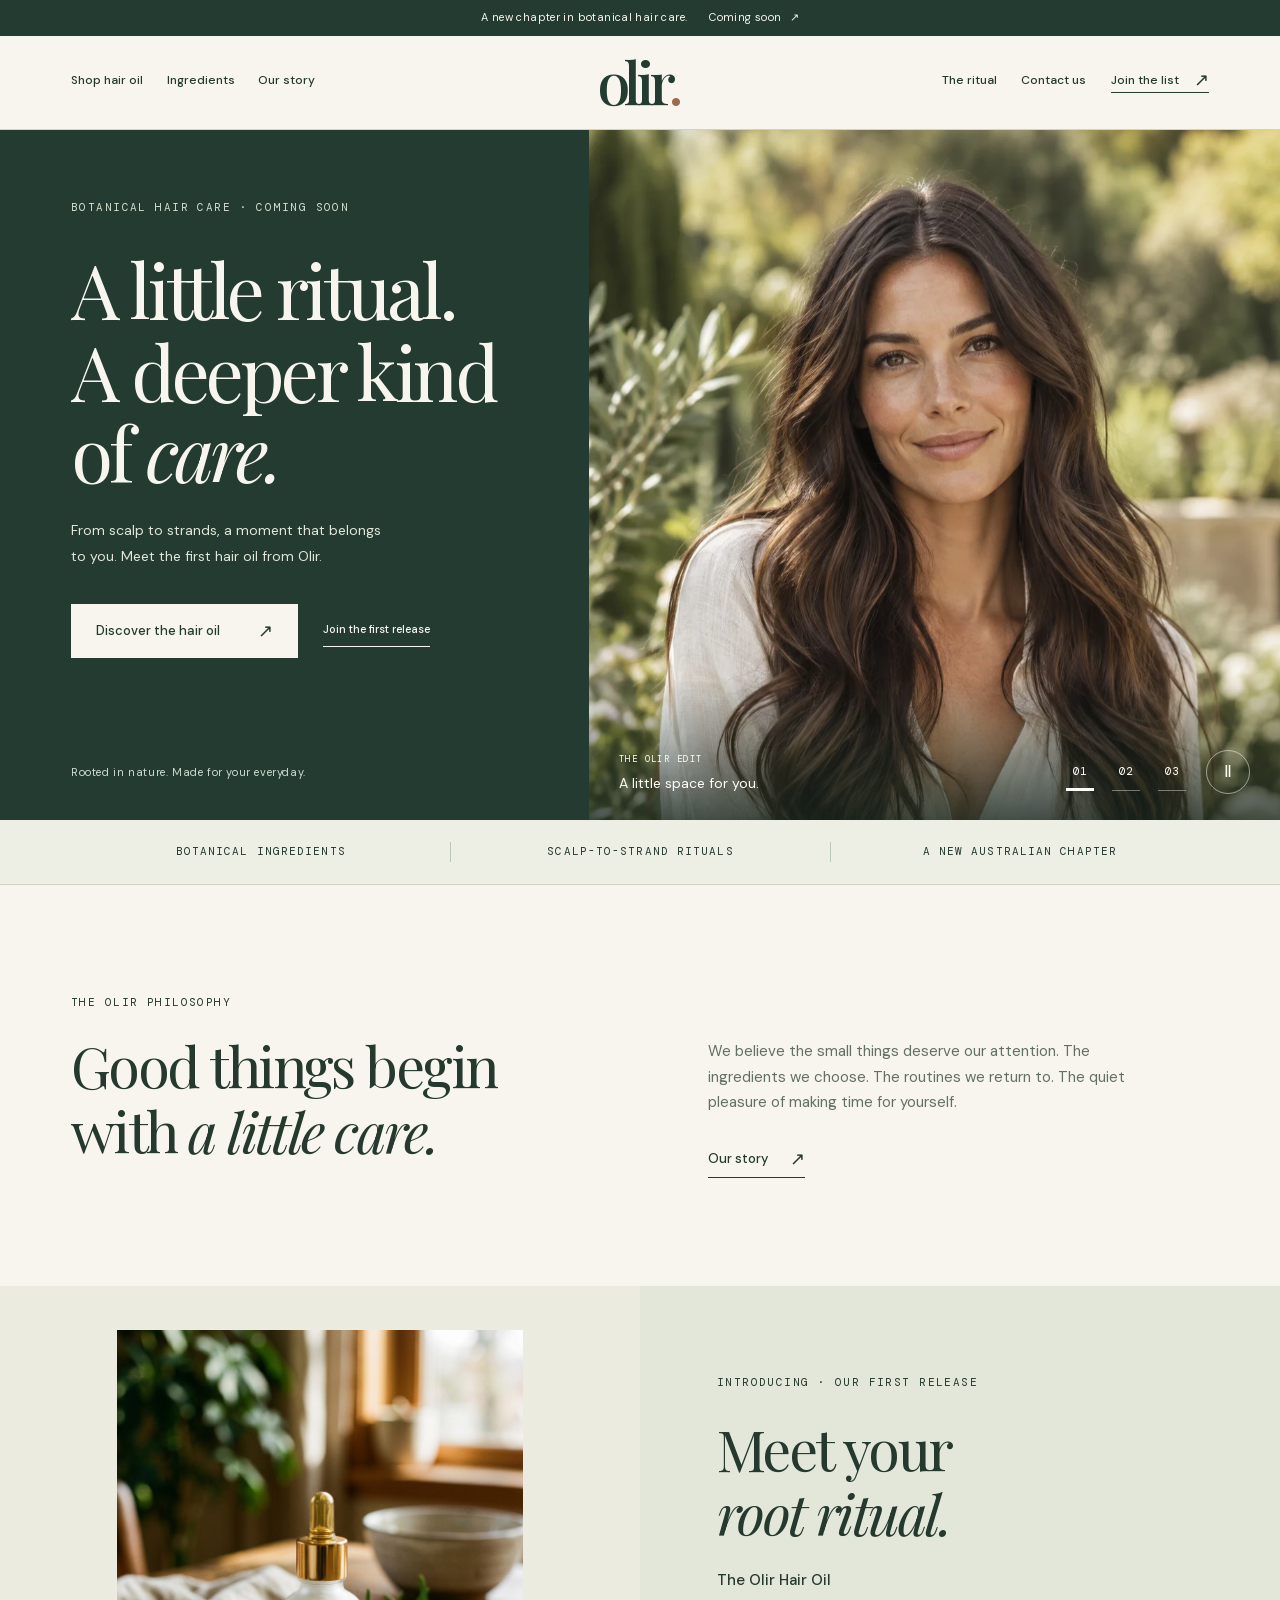
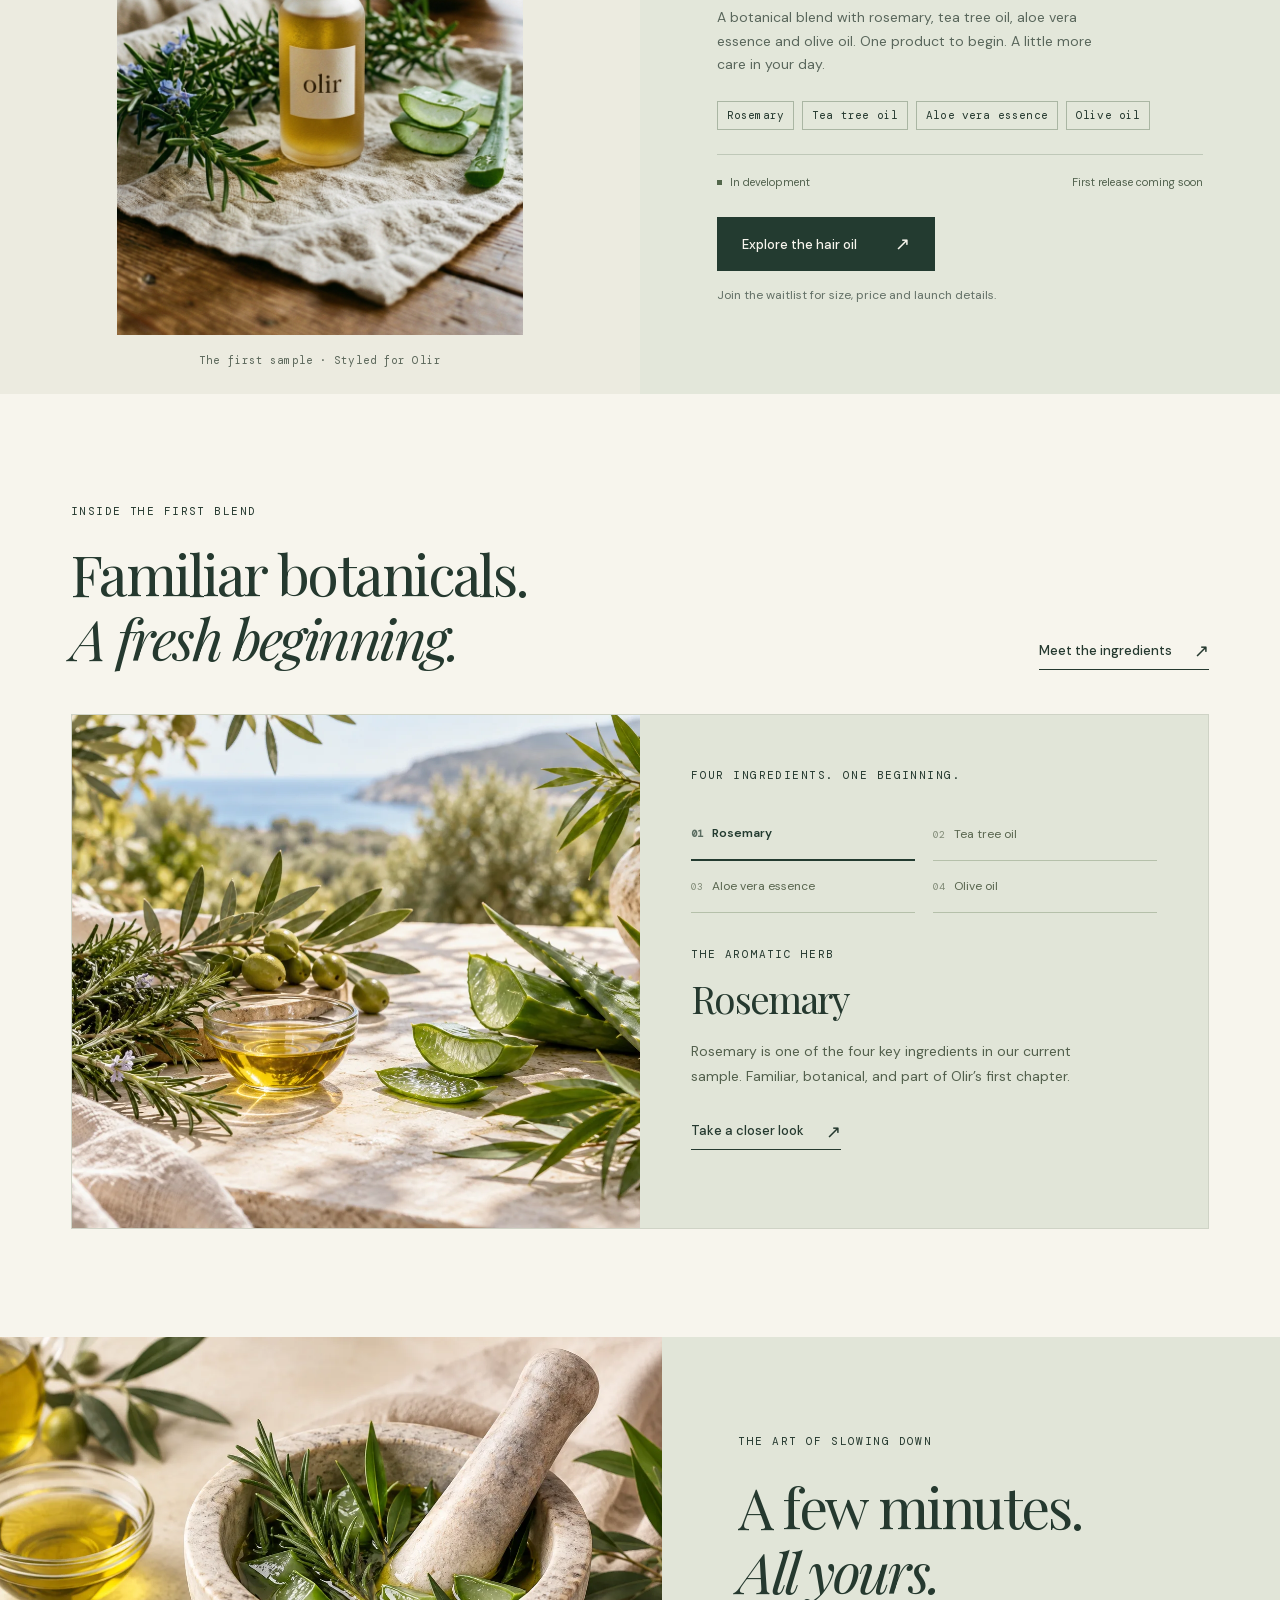
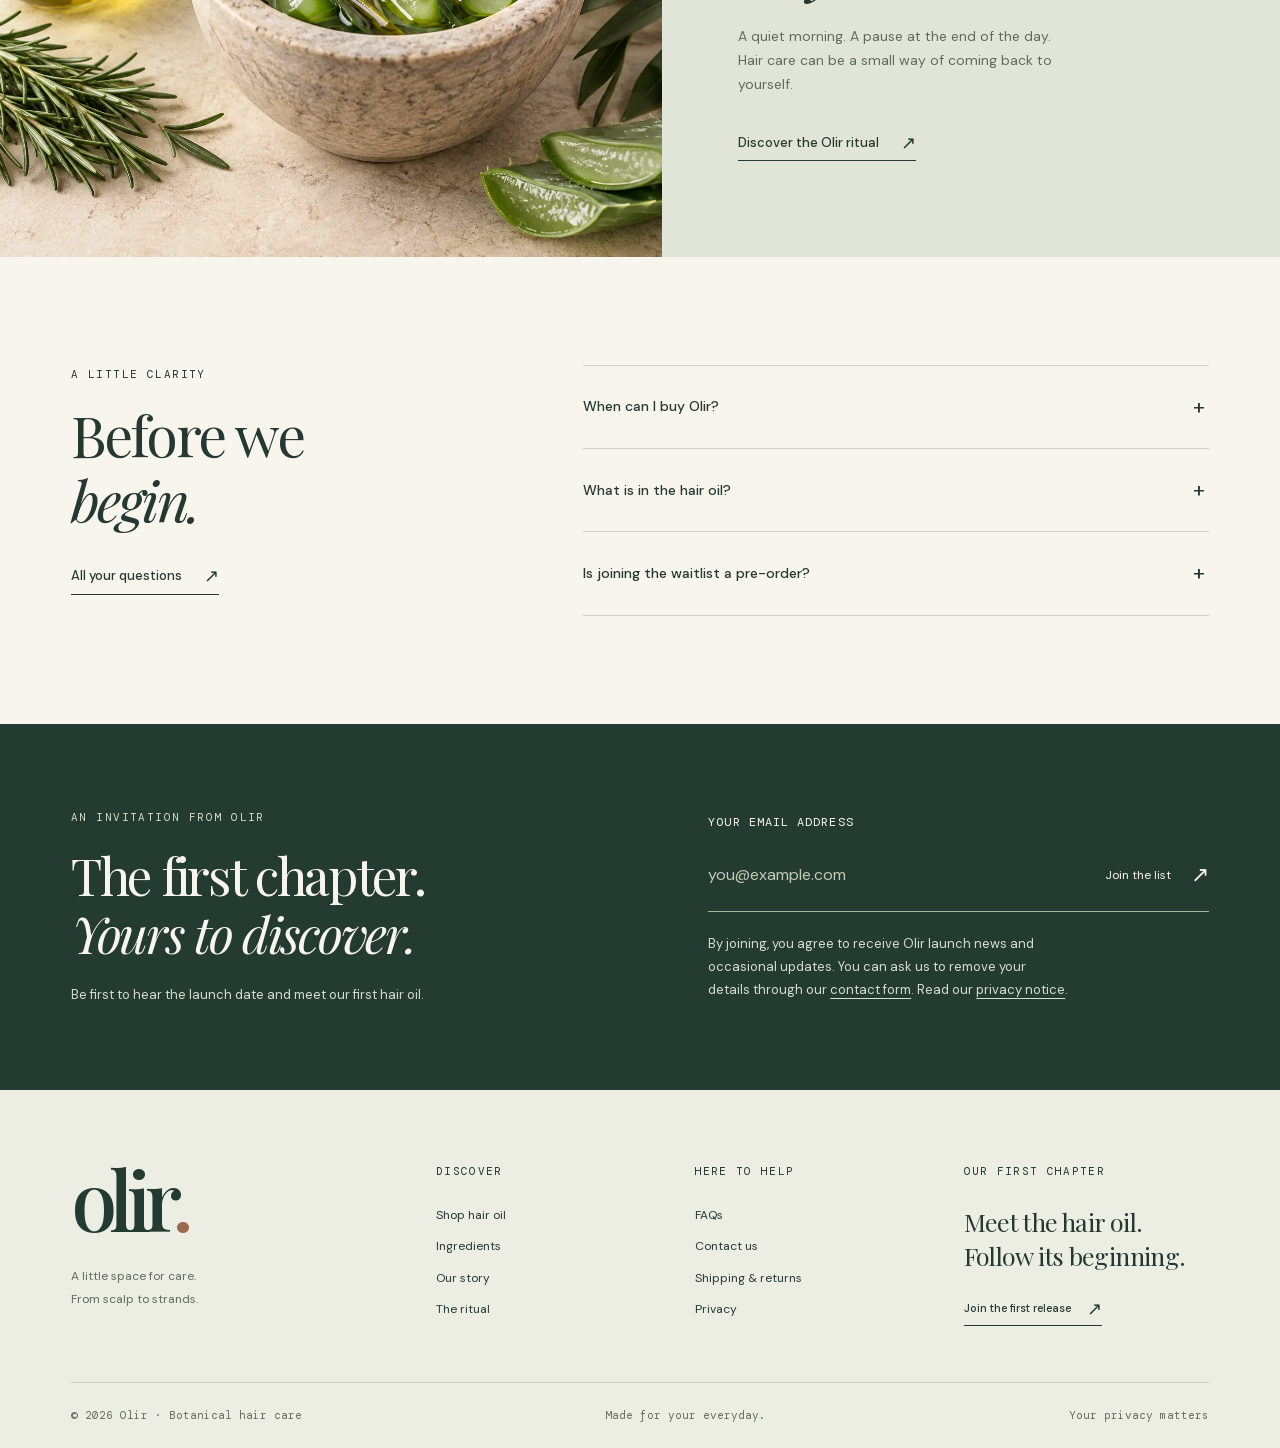
<file: index.html>
<!doctype html>
<html lang="en-AU">
<head>
  <meta charset="utf-8">
  <meta name="viewport" content="width=device-width, initial-scale=1">
  <title>Olir — Botanical hair care. A little space for you.</title>
  <meta name="description" content="Meet Olir, a botanical hair oil in development for your everyday ritual. Discover the ingredients and join the first-release list.">
  <meta name="theme-color" content="#233b30">
  <meta name="google-site-verification" content="YOUR_SEARCH_CONSOLE_VERIFICATION_CODE_HERE">
  <link rel="canonical" href="https://olir.com.au/">
  <meta property="og:title" content="Olir — Botanical hair care. A little space for you.">
  <meta property="og:description" content="Meet Olir, a botanical hair oil in development for your everyday ritual. Discover the ingredients and join the first-release list.">
  <meta property="og:type" content="website">
  <meta property="og:url" content="https://olir.com.au/">
  <meta property="og:image" content="https://olir.com.au/assets/olir-bottle.jpg">
  <meta property="og:image:alt" content="The Olir sample hair oil bottle, styled with botanicals">
  <meta name="twitter:card" content="summary_large_image">
  
  <link rel="icon" href="favicon.svg" type="image/svg+xml">
  <link rel="apple-touch-icon" href="apple-touch-icon.png">
  <link rel="stylesheet" href="design.css?v=olir-20260928-02">
  <script type="application/ld+json">
  {
    "@context": "https://schema.org",
    "@type": "Organization",
    "name": "Olir",
    "url": "https://olir.com.au/",
    "logo": "https://olir.com.au/favicon.svg"
  }
  </script>
  
  
  <script src="script.js?v=olir-20260928-02" defer></script>
  <script src="motion.js?v=olir-20260928-02" defer></script>
</head>
<body class="page-index">

<a class="skip-link" href="#main">Skip to content</a>
  <div class="announcement"><span>A new chapter in botanical hair care.</span><a href="product.html#waitlist">Coming soon <span aria-hidden="true">↗</span></a></div>
  <header class="site-header">
    <nav class="desktop-nav" aria-label="Primary navigation"><a href="product.html">Shop hair oil</a><a href="ingredients.html">Ingredients</a><a href="about.html">Our story</a></nav>
    <a class="wordmark" href="index.html" aria-label="Olir home">olir<span class="wordmark-dot" aria-hidden="true">.</span></a>
    <div class="header-end"><nav class="desktop-nav" aria-label="More from Olir"><a href="ritual.html">The ritual</a><a href="contact.html">Contact us</a></nav><a class="header-invite" href="product.html#waitlist">Join the list <span aria-hidden="true">↗</span></a><button class="menu-toggle" type="button" aria-expanded="false" aria-controls="site-menu" aria-label="Open menu"><span></span><span></span></button></div>
  </header>
  <dialog id="site-menu" class="site-menu" aria-labelledby="menu-title">
    <div class="menu-head"><span id="menu-title" class="eyebrow">The world of Olir</span><button type="button" class="icon-button" data-close-menu aria-label="Close menu">×</button></div>
    <nav class="menu-primary" aria-label="Mobile navigation"><a href="index.html">Home</a><a href="product.html">Shop hair oil</a><a href="ingredients.html">Ingredients</a><a href="about.html">Our story</a><a href="ritual.html">The ritual</a></nav>
    <nav class="menu-support" aria-label="Customer care"><a href="faq.html">FAQs</a><a href="contact.html">Contact us</a><a href="shipping-returns.html">Shipping & returns</a><a href="privacy.html">Privacy</a></nav><a href="product.html#waitlist" class="button">Join the first release <span aria-hidden="true">↗</span></a>
  </dialog>
<main id="main" tabindex="-1"><section class="hero"><div class="hero-copy"><p class="eyebrow">Botanical hair care · Coming soon</p><h1>A little ritual.<br>A deeper kind<br>of <em>care.</em></h1><p>From scalp to strands, a moment that belongs to you. Meet the first hair oil from Olir.</p><div class="hero-actions"><a class="button button-light" href="product.html">Discover the hair oil <span aria-hidden="true">↗</span></a><a class="quiet-link" href="#waitlist">Join the first release</a></div><span class="hero-footnote">Rooted in nature. Made for your everyday.</span></div><div class="hero-art" role="region" aria-roledescription="carousel" aria-label="The world of Olir" data-carousel>
  <div class="hero-carousel">
    <div class="carousel-slide active" id="olir-slide-1" role="group" aria-roledescription="slide" aria-label="1 of 3: A little space for you" data-caption="A little space for you.">
      <picture><source media="(max-width: 700px)" srcset="assets/olir-front-portrait-mobile.webp"><img src="assets/olir-front-portrait.webp" width="1024" height="1536" alt="A woman facing the camera with a relaxed smile and long wavy hair in a sunlit garden" fetchpriority="high" decoding="async"></picture>
    </div>
    <div class="carousel-slide" id="olir-slide-2" role="group" aria-roledescription="slide" aria-label="2 of 3: Rooted in nature" aria-hidden="true" data-caption="Rooted in nature.">
      <img src="assets/carousel-herbs.jpg" width="1376" height="768" alt="Botanical ingredients arranged in soft natural light" decoding="async">
    </div>
    <div class="carousel-slide" id="olir-slide-3" role="group" aria-roledescription="slide" aria-label="3 of 3: The everyday, a little more unhurried" aria-hidden="true" data-caption="The everyday, a little more unhurried.">
      <img src="assets/carousel-oil.jpg" width="1376" height="768" alt="An editorial still life of botanical hair oil" decoding="async">
    </div>
  </div>
  <div class="carousel-footer">
    <div class="carousel-note"><span class="eyebrow">The Olir edit</span><span data-carousel-caption>A little space for you.</span></div>
    <div class="carousel-controls" hidden>
      <div class="carousel-selectors" role="group" aria-label="Choose an image">
        <button type="button" class="carousel-select is-current" aria-label="Show portrait" aria-controls="olir-slide-1" aria-pressed="true"><span>01</span></button>
        <button type="button" class="carousel-select" aria-label="Show botanicals" aria-controls="olir-slide-2" aria-pressed="false"><span>02</span></button>
        <button type="button" class="carousel-select" aria-label="Show hair oil" aria-controls="olir-slide-3" aria-pressed="false"><span>03</span></button>
      </div>
      <button type="button" class="carousel-toggle" data-carousel-toggle aria-label="Pause slideshow"><span aria-hidden="true">Ⅱ</span></button>
    </div>
  </div>
</div></section>
    <div class="brand-strip"><span>Botanical ingredients</span><span>Scalp-to-strand rituals</span><span>A new Australian chapter</span></div>
    <section class="editorial-intro section"><p class="eyebrow">The Olir philosophy</p><h2>Good things begin<br>with <em>a little care.</em></h2><div><p>We believe the small things deserve our attention. The ingredients we choose. The routines we return to. The quiet pleasure of making time for yourself.</p><a href="about.html" class="text-link">Our story <span aria-hidden="true">↗</span></a></div></section>
    <section class="product-feature"><figure class="product-frame"><img src="assets/olir-bottle.jpg" width="858" height="1834" alt="The full Olir sample bottle, styled with rosemary, olive leaves and aloe" loading="lazy" decoding="async"><figcaption>The first sample · Styled for Olir</figcaption></figure><div class="product-feature-copy"><p class="eyebrow">Introducing · Our first release</p><h2>Meet your<br><em>root ritual.</em></h2><p class="product-name">The Olir Hair Oil</p><p>A botanical blend with rosemary, tea tree oil, aloe vera essence and olive oil. One product to begin. A little more care in your day.</p><div class="ingredient-tags"><span>Rosemary</span><span>Tea tree oil</span><span>Aloe vera essence</span><span>Olive oil</span></div><div class="release-line"><span>In development</span><span>First release coming soon</span></div><a href="product.html" class="button">Explore the hair oil <span aria-hidden="true">↗</span></a><p class="fineprint">Join the waitlist for size, price and launch details.</p></div></section>
    <section class="ingredient-edit section"><div class="section-heading"><div><p class="eyebrow">Inside the first blend</p><h2>Familiar botanicals.<br><em>A fresh beginning.</em></h2></div><a href="ingredients.html" class="text-link">Meet the ingredients <span aria-hidden="true">↗</span></a></div><div class="ingredient-explorer" data-ingredient-explorer>
  <div class="explorer-photo"><picture class=""><source media="(max-width: 700px)" srcset="assets/olir-botanical-nature-mobile.webp"><img src="assets/olir-botanical-nature.webp" width="1536" height="1024" alt="Rosemary, olive oil, aloe vera and tea tree botanicals arranged in soft natural light" loading="lazy" decoding="async"></picture></div>
  <div class="explorer-content">
    <p class="eyebrow">Four ingredients. One beginning.</p>
    <div class="ingredient-tabs" role="tablist" aria-label="Explore the sample ingredients" hidden>
      <button type="button" role="tab" id="botanical-tab-01" aria-controls="botanical-panel-01" aria-selected="true" tabindex="0"><span class="ingredient-tab-number">01</span>Rosemary</button><button type="button" role="tab" id="botanical-tab-02" aria-controls="botanical-panel-02" aria-selected="false" tabindex="-1"><span class="ingredient-tab-number">02</span>Tea tree oil</button><button type="button" role="tab" id="botanical-tab-03" aria-controls="botanical-panel-03" aria-selected="false" tabindex="-1"><span class="ingredient-tab-number">03</span>Aloe vera essence</button><button type="button" role="tab" id="botanical-tab-04" aria-controls="botanical-panel-04" aria-selected="false" tabindex="-1"><span class="ingredient-tab-number">04</span>Olive oil</button>
    </div>
    <div class="ingredient-panels">
      <div class="ingredient-panel" id="botanical-panel-01" data-ingredient-panel><p class="eyebrow">The aromatic herb</p><h3>Rosemary</h3><p>Rosemary is one of the four key ingredients in our current sample. Familiar, botanical, and part of Olir’s first chapter.</p><a class="text-link" href="ingredients.html#ingredient-01">Take a closer look <span aria-hidden="true">↗</span></a></div><div class="ingredient-panel" id="botanical-panel-02" data-ingredient-panel><p class="eyebrow">The essential oil</p><h3>Tea tree oil</h3><p>A distinctive botanical essential oil included in the sample blend. The complete formulation will be shared before release.</p><a class="text-link" href="ingredients.html#ingredient-02">Take a closer look <span aria-hidden="true">↗</span></a></div><div class="ingredient-panel" id="botanical-panel-03" data-ingredient-panel><p class="eyebrow">The botanical detail</p><h3>Aloe vera essence</h3><p>Aloe vera essence is part of our developing formula. Its exact ingredient declaration will appear on the final ingredient list.</p><a class="text-link" href="ingredients.html#ingredient-03">Take a closer look <span aria-hidden="true">↗</span></a></div><div class="ingredient-panel" id="botanical-panel-04" data-ingredient-panel><p class="eyebrow">The familiar oil</p><h3>Olive oil</h3><p>Olive oil brings a familiar botanical ingredient to the blend, alongside rosemary, tea tree oil and aloe vera essence.</p><a class="text-link" href="ingredients.html#ingredient-04">Take a closer look <span aria-hidden="true">↗</span></a></div>
    </div>
  </div>
</div></section>
    <section class="ritual-feature"><picture class="ritual-photo"><source media="(max-width: 700px)" srcset="assets/olir-mortar-ritual-mobile.webp"><img src="assets/olir-mortar-ritual.webp" width="1536" height="1024" alt="Rosemary, aloe vera, tea tree leaves and olive oil being blended in a stone mortar and pestle" loading="lazy" decoding="async"></picture><div class="ritual-copy"><p class="eyebrow">The art of slowing down</p><h2>A few minutes.<br><em>All yours.</em></h2><p>A quiet morning. A pause at the end of the day. Hair care can be a small way of coming back to yourself.</p><a class="text-link" href="ritual.html">Discover the Olir ritual <span aria-hidden="true">↗</span></a></div></section>
    <section class="faq-section section"><div><p class="eyebrow">A little clarity</p><h2>Before we<br><em>begin.</em></h2><a href="faq.html" class="text-link">All your questions <span aria-hidden="true">↗</span></a></div><div class="accordion"><details><summary>When can I buy Olir?<span aria-hidden="true">+</span></summary><div class="answer"><p>Our first hair oil is in development. Join the waitlist for the launch date, size, price and release details as they are confirmed.</p></div></details><details><summary>What is in the hair oil?<span aria-hidden="true">+</span></summary><div class="answer"><p>Rosemary, tea tree oil, aloe vera essence and olive oil are the four key ingredients in our current sample. We will share the complete ingredient list before launch.</p></div></details><details><summary>Is joining the waitlist a pre-order?<span aria-hidden="true">+</span></summary><div class="answer"><p>No. Joining is free and does not reserve a bottle, place an order or take a payment. It simply keeps you in the loop.</p></div></details></div></section><section class="waitlist" id="waitlist"><div><p class="eyebrow">An invitation from Olir</p><h2>The first chapter.<br><em>Yours to discover.</em></h2><p>Be first to hear the launch date and meet our first hair oil.</p></div><div class="waitlist-form"><form name="olir-waitlist" method="POST" class="ajax-form" action="https://formspree.io/f/mqpapldn"><p class="honeypot" hidden><label>Leave this empty <input name="bot-field" tabindex="-1" autocomplete="off"></label></p><label for="waitlist-email">Your email address</label><div class="email-row"><input id="waitlist-email" name="email" type="email" autocomplete="email" placeholder="you@example.com" required maxlength="254"><button type="submit" aria-label="Join the Olir waitlist">Join the list <span aria-hidden="true">↗</span></button></div></form><p class="fineprint">By joining, you agree to receive Olir launch news and occasional updates. You can ask us to remove your details through our <a href="contact.html">contact form</a>. Read our <a href="privacy.html">privacy notice</a>.</p></div></section></main>
<footer class="site-footer"><div class="footer-top"><div class="footer-intro"><a class="wordmark" href="index.html" aria-label="Olir home">olir<span class="wordmark-dot" aria-hidden="true">.</span></a><p>A little space for care.<br>From scalp to strands.</p></div><div><h2 class="eyebrow">Discover</h2><a href="product.html">Shop hair oil</a><a href="ingredients.html">Ingredients</a><a href="about.html">Our story</a><a href="ritual.html">The ritual</a></div><div><h2 class="eyebrow">Here to help</h2><a href="faq.html">FAQs</a><a href="contact.html">Contact us</a><a href="shipping-returns.html">Shipping & returns</a><a href="privacy.html">Privacy</a></div><div class="footer-note"><h2 class="eyebrow">Our first chapter</h2><p>Meet the hair oil.<br>Follow its beginning.</p><a class="text-link" href="product.html#waitlist">Join the first release <span aria-hidden="true">↗</span></a></div></div><div class="footer-bottom"><span>© 2026 Olir · Botanical hair care</span><span>Made for your everyday.</span><a href="privacy.html">Your privacy matters</a></div></footer>
</body>
</html>
</file>
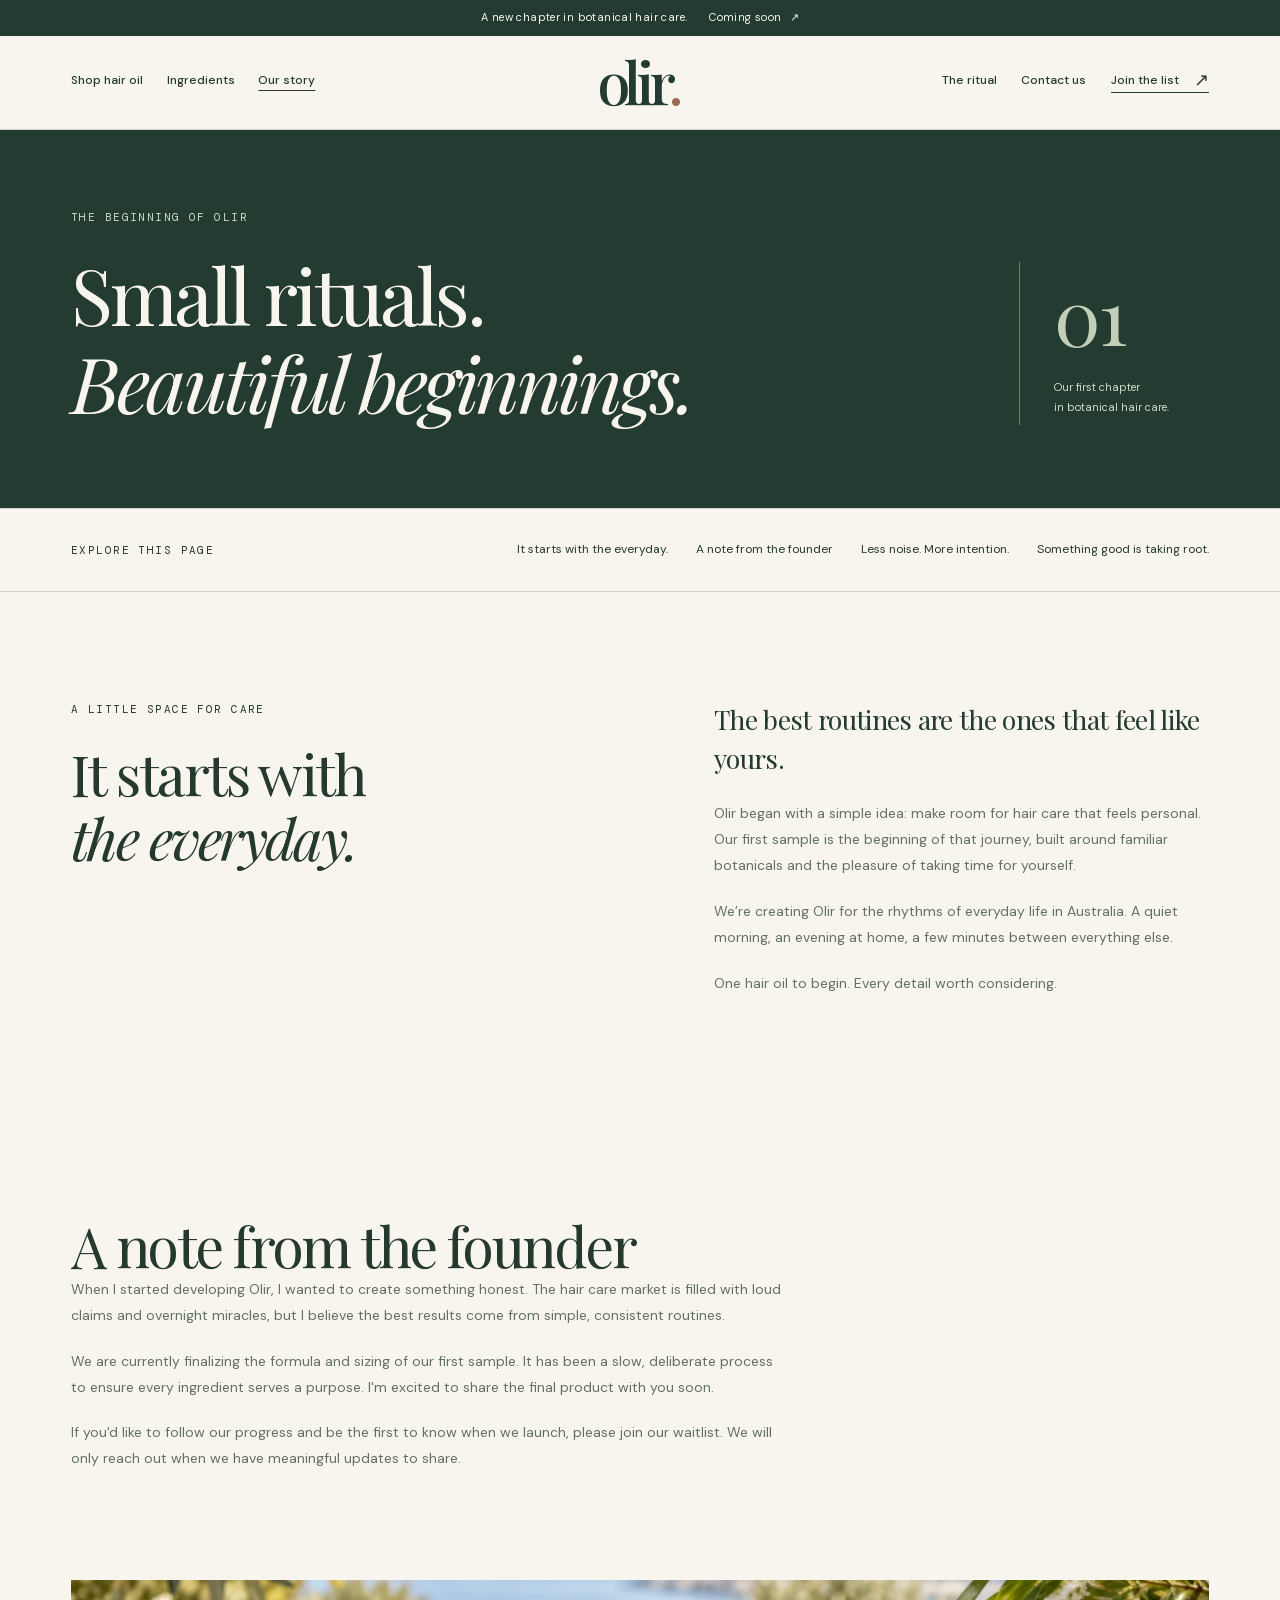
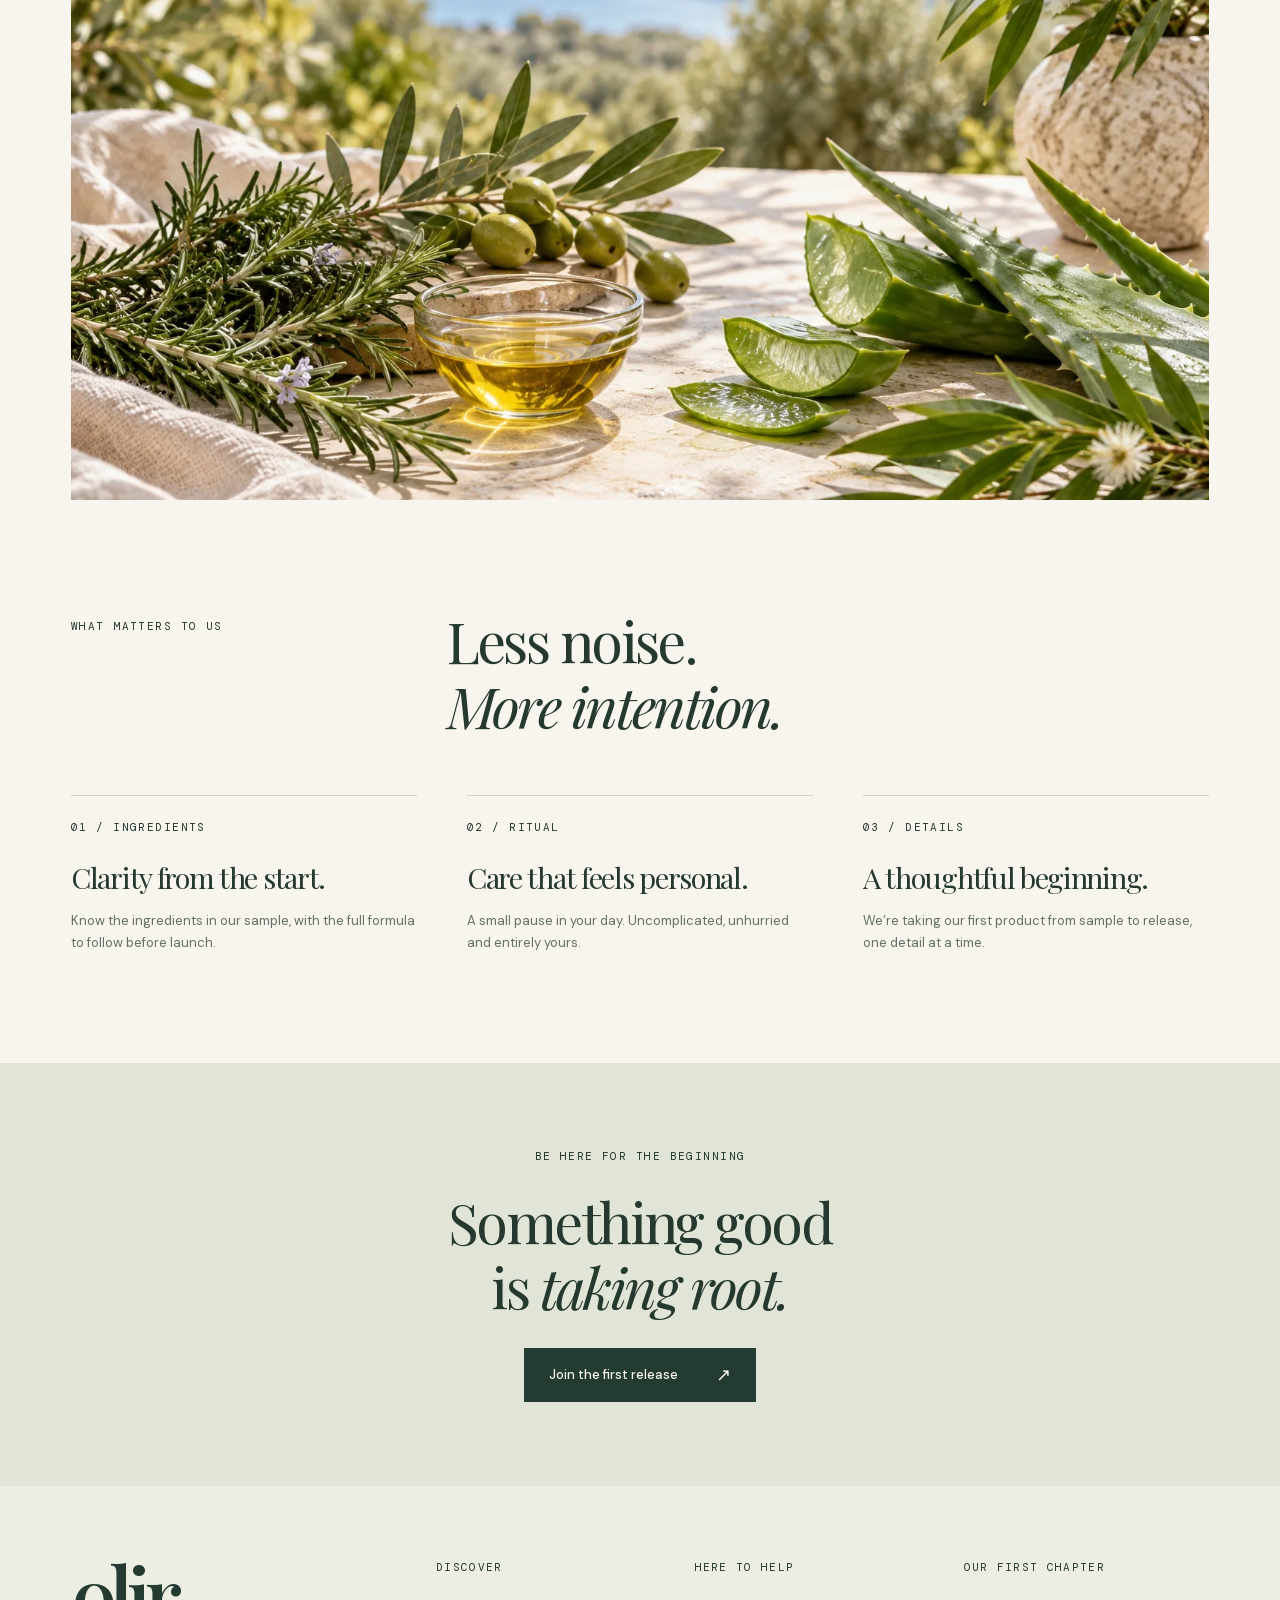
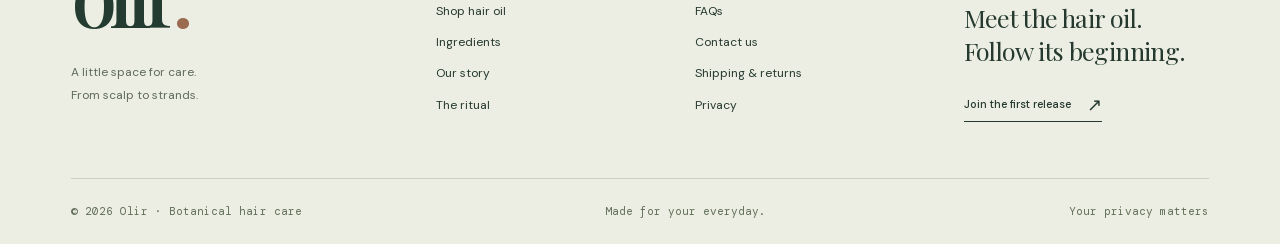
<file: about.html>
<!doctype html>
<html lang="en-AU">
<head>
  <meta charset="utf-8">
  <meta name="viewport" content="width=device-width, initial-scale=1">
  <title>Our story — The beginning of Olir</title>
  <meta name="description" content="Olir began with a simple idea: make room for hair care that feels personal. Meet the story behind our first botanical hair oil.">
  <meta name="theme-color" content="#233b30">
  <meta name="google-site-verification" content="YOUR_SEARCH_CONSOLE_VERIFICATION_CODE_HERE">
  <link rel="canonical" href="https://olir.com.au/about">
  <meta property="og:title" content="Our story — The beginning of Olir">
  <meta property="og:description" content="Olir began with a simple idea: make room for hair care that feels personal. Meet the story behind our first botanical hair oil.">
  <meta property="og:type" content="website">
  <meta property="og:url" content="https://olir.com.au/about">
  <meta property="og:image" content="https://olir.com.au/assets/olir-bottle.jpg">
  <meta property="og:image:alt" content="The Olir sample hair oil bottle, styled with botanicals">
  <meta name="twitter:card" content="summary_large_image">
  
  <link rel="icon" href="favicon.svg" type="image/svg+xml">
  <link rel="apple-touch-icon" href="apple-touch-icon.png">
  <link rel="stylesheet" href="design.css?v=olir-20260928-02">
  
  
  <script type="application/ld+json">
  {
    "@context": "https://schema.org",
    "@type": "BreadcrumbList",
    "itemListElement": [{
      "@type": "ListItem", "position": 1, "name": "Home", "item": "https://olir.com.au/"
    },{
      "@type": "ListItem", "position": 2, "name": "Our story", "item": "https://olir.com.au/about"
    }]
  }
  </script>
  <script src="script.js?v=olir-20260928-02" defer></script>
  <script src="motion.js?v=olir-20260928-02" defer></script>
</head>
<body class="page-about">

<a class="skip-link" href="#main">Skip to content</a>
  <div class="announcement"><span>A new chapter in botanical hair care.</span><a href="product.html#waitlist">Coming soon <span aria-hidden="true">↗</span></a></div>
  <header class="site-header">
    <nav class="desktop-nav" aria-label="Primary navigation"><a href="product.html">Shop hair oil</a><a href="ingredients.html">Ingredients</a><a href="about.html" aria-current="page">Our story</a></nav>
    <a class="wordmark" href="index.html" aria-label="Olir home">olir<span class="wordmark-dot" aria-hidden="true">.</span></a>
    <div class="header-end"><nav class="desktop-nav" aria-label="More from Olir"><a href="ritual.html">The ritual</a><a href="contact.html">Contact us</a></nav><a class="header-invite" href="product.html#waitlist">Join the list <span aria-hidden="true">↗</span></a><button class="menu-toggle" type="button" aria-expanded="false" aria-controls="site-menu" aria-label="Open menu"><span></span><span></span></button></div>
  </header>
  <dialog id="site-menu" class="site-menu" aria-labelledby="menu-title">
    <div class="menu-head"><span id="menu-title" class="eyebrow">The world of Olir</span><button type="button" class="icon-button" data-close-menu aria-label="Close menu">×</button></div>
    <nav class="menu-primary" aria-label="Mobile navigation"><a href="index.html">Home</a><a href="product.html">Shop hair oil</a><a href="ingredients.html">Ingredients</a><a href="about.html" aria-current="page">Our story</a><a href="ritual.html">The ritual</a></nav>
    <nav class="menu-support" aria-label="Customer care"><a href="faq.html">FAQs</a><a href="contact.html">Contact us</a><a href="shipping-returns.html">Shipping & returns</a><a href="privacy.html">Privacy</a></nav><a href="product.html#waitlist" class="button">Join the first release <span aria-hidden="true">↗</span></a>
  </dialog>
<main id="main" tabindex="-1"><section class="about-hero"><div><p class="eyebrow">The beginning of Olir</p><h1>Small rituals.<br><em>Beautiful beginnings.</em></h1></div><div class="about-hero-aside"><span class="edition">01</span><p>Our first chapter<br>in botanical hair care.</p></div></section><section class="about-story section"><div><p class="eyebrow">A little space for care</p><h2>It starts with<br><em>the everyday.</em></h2></div><div class="prose"><p class="lead">The best routines are the ones that feel like yours.</p><p>Olir began with a simple idea: make room for hair care that feels personal. Our first sample is the beginning of that journey, built around familiar botanicals and the pleasure of taking time for yourself.</p><p>We’re creating Olir for the rhythms of everyday life in Australia. A quiet morning, an evening at home, a few minutes between everything else.</p><p>One hair oil to begin. Every detail worth considering.</p></div></section><section class="founder-note section"><div class="prose"><h2>A note from the founder</h2><p>When I started developing Olir, I wanted to create something honest. The hair care market is filled with loud claims and overnight miracles, but I believe the best results come from simple, consistent routines.</p><p>We are currently finalizing the formula and sizing of our first sample. It has been a slow, deliberate process to ensure every ingredient serves a purpose. I'm excited to share the final product with you soon.</p><p>If you'd like to follow our progress and be the first to know when we launch, please join our waitlist. We will only reach out when we have meaningful updates to share.</p></div></section><div class="wide-photo botanical-wide"><picture class=""><source media="(max-width: 700px)" srcset="assets/olir-botanical-nature-mobile.webp"><img src="assets/olir-botanical-nature.webp" width="1536" height="1024" alt="Rosemary, olive oil, aloe vera and tea tree botanicals arranged in soft natural light" loading="lazy" decoding="async"></picture></div><section class="values-section section"><div class="section-heading"><p class="eyebrow">What matters to us</p><h2>Less noise.<br><em>More intention.</em></h2></div><div class="values-grid"><article><span class="eyebrow">01 / Ingredients</span><h3>Clarity from the start.</h3><p>Know the ingredients in our sample, with the full formula to follow before launch.</p></article><article><span class="eyebrow">02 / Ritual</span><h3>Care that feels personal.</h3><p>A small pause in your day. Uncomplicated, unhurried and entirely yours.</p></article><article><span class="eyebrow">03 / Details</span><h3>A thoughtful beginning.</h3><p>We’re taking our first product from sample to release, one detail at a time.</p></article></div></section><section class="invite"><p class="eyebrow">Be here for the beginning</p><h2>Something good<br>is <em>taking root.</em></h2><a href="product.html#waitlist" class="button">Join the first release <span aria-hidden="true">↗</span></a></section></main>
<footer class="site-footer"><div class="footer-top"><div class="footer-intro"><a class="wordmark" href="index.html" aria-label="Olir home">olir<span class="wordmark-dot" aria-hidden="true">.</span></a><p>A little space for care.<br>From scalp to strands.</p></div><div><h2 class="eyebrow">Discover</h2><a href="product.html">Shop hair oil</a><a href="ingredients.html">Ingredients</a><a href="about.html" aria-current="page">Our story</a><a href="ritual.html">The ritual</a></div><div><h2 class="eyebrow">Here to help</h2><a href="faq.html">FAQs</a><a href="contact.html">Contact us</a><a href="shipping-returns.html">Shipping & returns</a><a href="privacy.html">Privacy</a></div><div class="footer-note"><h2 class="eyebrow">Our first chapter</h2><p>Meet the hair oil.<br>Follow its beginning.</p><a class="text-link" href="product.html#waitlist">Join the first release <span aria-hidden="true">↗</span></a></div></div><div class="footer-bottom"><span>© 2026 Olir · Botanical hair care</span><span>Made for your everyday.</span><a href="privacy.html">Your privacy matters</a></div></footer>
</body>
</html>
</file>
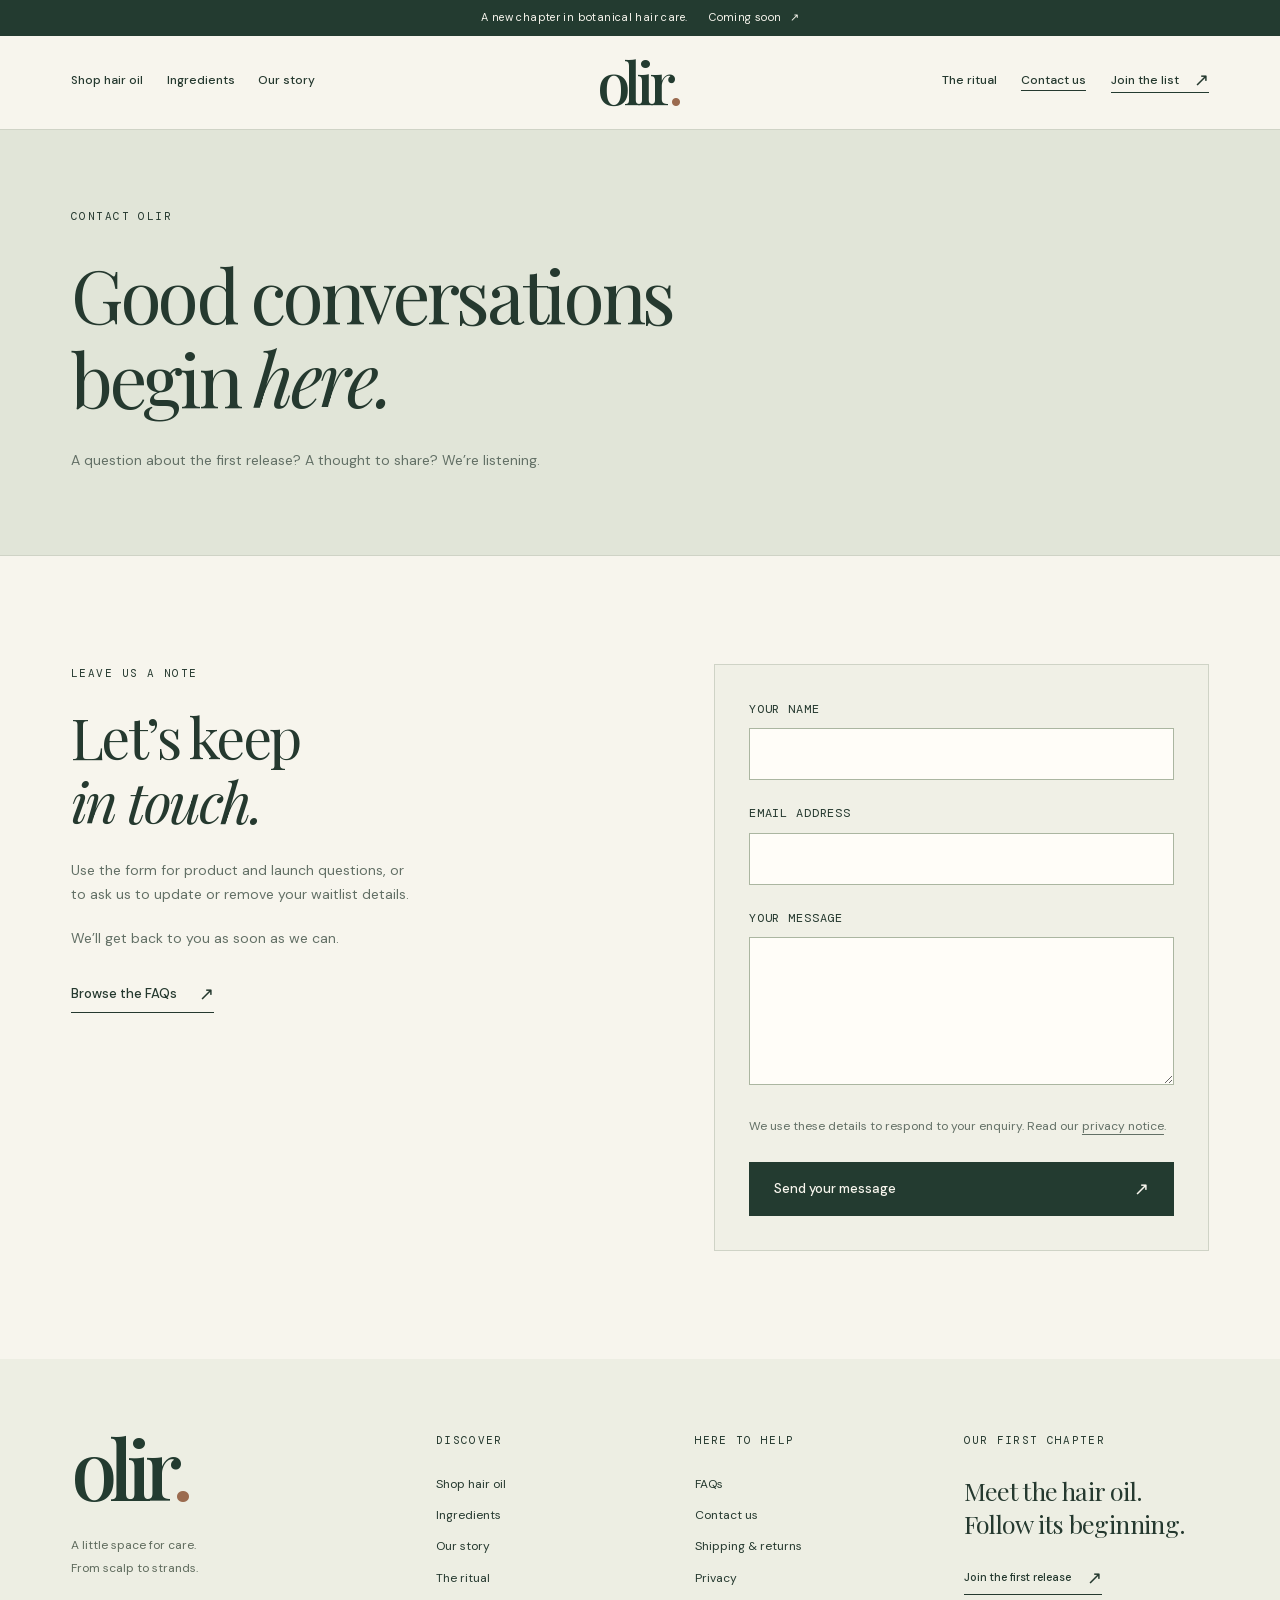
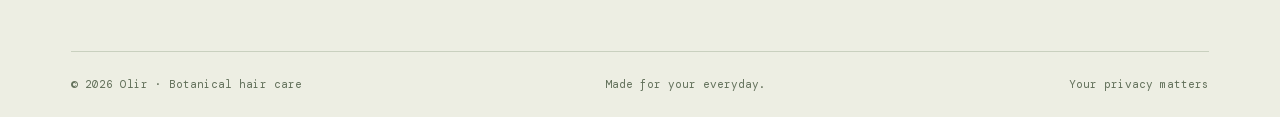
<file: contact.html>
<!doctype html>
<html lang="en-AU">
<head>
  <meta charset="utf-8">
  <meta name="viewport" content="width=device-width, initial-scale=1">
  <title>Contact Olir — We’re listening</title>
  <meta name="description" content="Get in touch with Olir for product questions, first-release enquiries or help with your waitlist details.">
  <meta name="theme-color" content="#233b30">
  <meta name="google-site-verification" content="YOUR_SEARCH_CONSOLE_VERIFICATION_CODE_HERE">
  <link rel="canonical" href="https://olir.com.au/contact">
  <meta property="og:title" content="Contact Olir — We’re listening">
  <meta property="og:description" content="Get in touch with Olir for product questions, first-release enquiries or help with your waitlist details.">
  <meta property="og:type" content="website">
  <meta property="og:url" content="https://olir.com.au/contact">
  <meta property="og:image" content="https://olir.com.au/assets/olir-bottle.jpg">
  <meta property="og:image:alt" content="The Olir sample hair oil bottle, styled with botanicals">
  <meta name="twitter:card" content="summary_large_image">
  
  <link rel="icon" href="favicon.svg" type="image/svg+xml">
  <link rel="apple-touch-icon" href="apple-touch-icon.png">
  <link rel="stylesheet" href="design.css?v=olir-20260928-02">
  
  
  <script type="application/ld+json">
  {
    "@context": "https://schema.org",
    "@type": "BreadcrumbList",
    "itemListElement": [{
      "@type": "ListItem", "position": 1, "name": "Home", "item": "https://olir.com.au/"
    },{
      "@type": "ListItem", "position": 2, "name": "Contact Olir", "item": "https://olir.com.au/contact"
    }]
  }
  </script>
  <script src="script.js?v=olir-20260928-02" defer></script>
  <script src="motion.js?v=olir-20260928-02" defer></script>
</head>
<body class="page-contact">

<a class="skip-link" href="#main">Skip to content</a>
  <div class="announcement"><span>A new chapter in botanical hair care.</span><a href="product.html#waitlist">Coming soon <span aria-hidden="true">↗</span></a></div>
  <header class="site-header">
    <nav class="desktop-nav" aria-label="Primary navigation"><a href="product.html">Shop hair oil</a><a href="ingredients.html">Ingredients</a><a href="about.html">Our story</a></nav>
    <a class="wordmark" href="index.html" aria-label="Olir home">olir<span class="wordmark-dot" aria-hidden="true">.</span></a>
    <div class="header-end"><nav class="desktop-nav" aria-label="More from Olir"><a href="ritual.html">The ritual</a><a href="contact.html" aria-current="page">Contact us</a></nav><a class="header-invite" href="product.html#waitlist">Join the list <span aria-hidden="true">↗</span></a><button class="menu-toggle" type="button" aria-expanded="false" aria-controls="site-menu" aria-label="Open menu"><span></span><span></span></button></div>
  </header>
  <dialog id="site-menu" class="site-menu" aria-labelledby="menu-title">
    <div class="menu-head"><span id="menu-title" class="eyebrow">The world of Olir</span><button type="button" class="icon-button" data-close-menu aria-label="Close menu">×</button></div>
    <nav class="menu-primary" aria-label="Mobile navigation"><a href="index.html">Home</a><a href="product.html">Shop hair oil</a><a href="ingredients.html">Ingredients</a><a href="about.html">Our story</a><a href="ritual.html">The ritual</a></nav>
    <nav class="menu-support" aria-label="Customer care"><a href="faq.html">FAQs</a><a href="contact.html" aria-current="page">Contact us</a><a href="shipping-returns.html">Shipping & returns</a><a href="privacy.html">Privacy</a></nav><a href="product.html#waitlist" class="button">Join the first release <span aria-hidden="true">↗</span></a>
  </dialog>
<main id="main" tabindex="-1"><section class="page-intro sage"><p class="eyebrow">Contact Olir</p><h1>Good conversations<br>begin <em>here.</em></h1><p class="intro-text">A question about the first release? A thought to share? We’re listening.</p></section><section class="contact-layout section"><div class="contact-copy"><p class="eyebrow">Leave us a note</p><h2>Let’s keep<br><em>in touch.</em></h2><p>Use the form for product and launch questions, or to ask us to update or remove your waitlist details.</p><p>We’ll get back to you as soon as we can.</p><a class="text-link" href="faq.html">Browse the FAQs <span aria-hidden="true">↗</span></a></div><form class="contact-form" name="olir-contact" method="POST" class="ajax-form contact-form" action="https://formspree.io/f/mqpapldn"><p hidden class="honeypot"><label>Leave this empty <input name="bot-field" tabindex="-1" autocomplete="off"></label></p><div class="field"><label for="contact-name">Your name</label><input id="contact-name" name="name" autocomplete="name" required maxlength="120"></div><div class="field"><label for="contact-email">Email address</label><input id="contact-email" name="email" type="email" autocomplete="email" required maxlength="254"></div><div class="field"><label for="contact-message">Your message</label><textarea id="contact-message" name="message" rows="5" required maxlength="5000"></textarea></div><p class="fineprint">We use these details to respond to your enquiry. Read our <a href="privacy.html">privacy notice</a>.</p><button class="button" type="submit">Send your message <span aria-hidden="true">↗</span></button></form></section></main>
<footer class="site-footer"><div class="footer-top"><div class="footer-intro"><a class="wordmark" href="index.html" aria-label="Olir home">olir<span class="wordmark-dot" aria-hidden="true">.</span></a><p>A little space for care.<br>From scalp to strands.</p></div><div><h2 class="eyebrow">Discover</h2><a href="product.html">Shop hair oil</a><a href="ingredients.html">Ingredients</a><a href="about.html">Our story</a><a href="ritual.html">The ritual</a></div><div><h2 class="eyebrow">Here to help</h2><a href="faq.html">FAQs</a><a href="contact.html" aria-current="page">Contact us</a><a href="shipping-returns.html">Shipping & returns</a><a href="privacy.html">Privacy</a></div><div class="footer-note"><h2 class="eyebrow">Our first chapter</h2><p>Meet the hair oil.<br>Follow its beginning.</p><a class="text-link" href="product.html#waitlist">Join the first release <span aria-hidden="true">↗</span></a></div></div><div class="footer-bottom"><span>© 2026 Olir · Botanical hair care</span><span>Made for your everyday.</span><a href="privacy.html">Your privacy matters</a></div></footer>
</body>
</html>
</file>
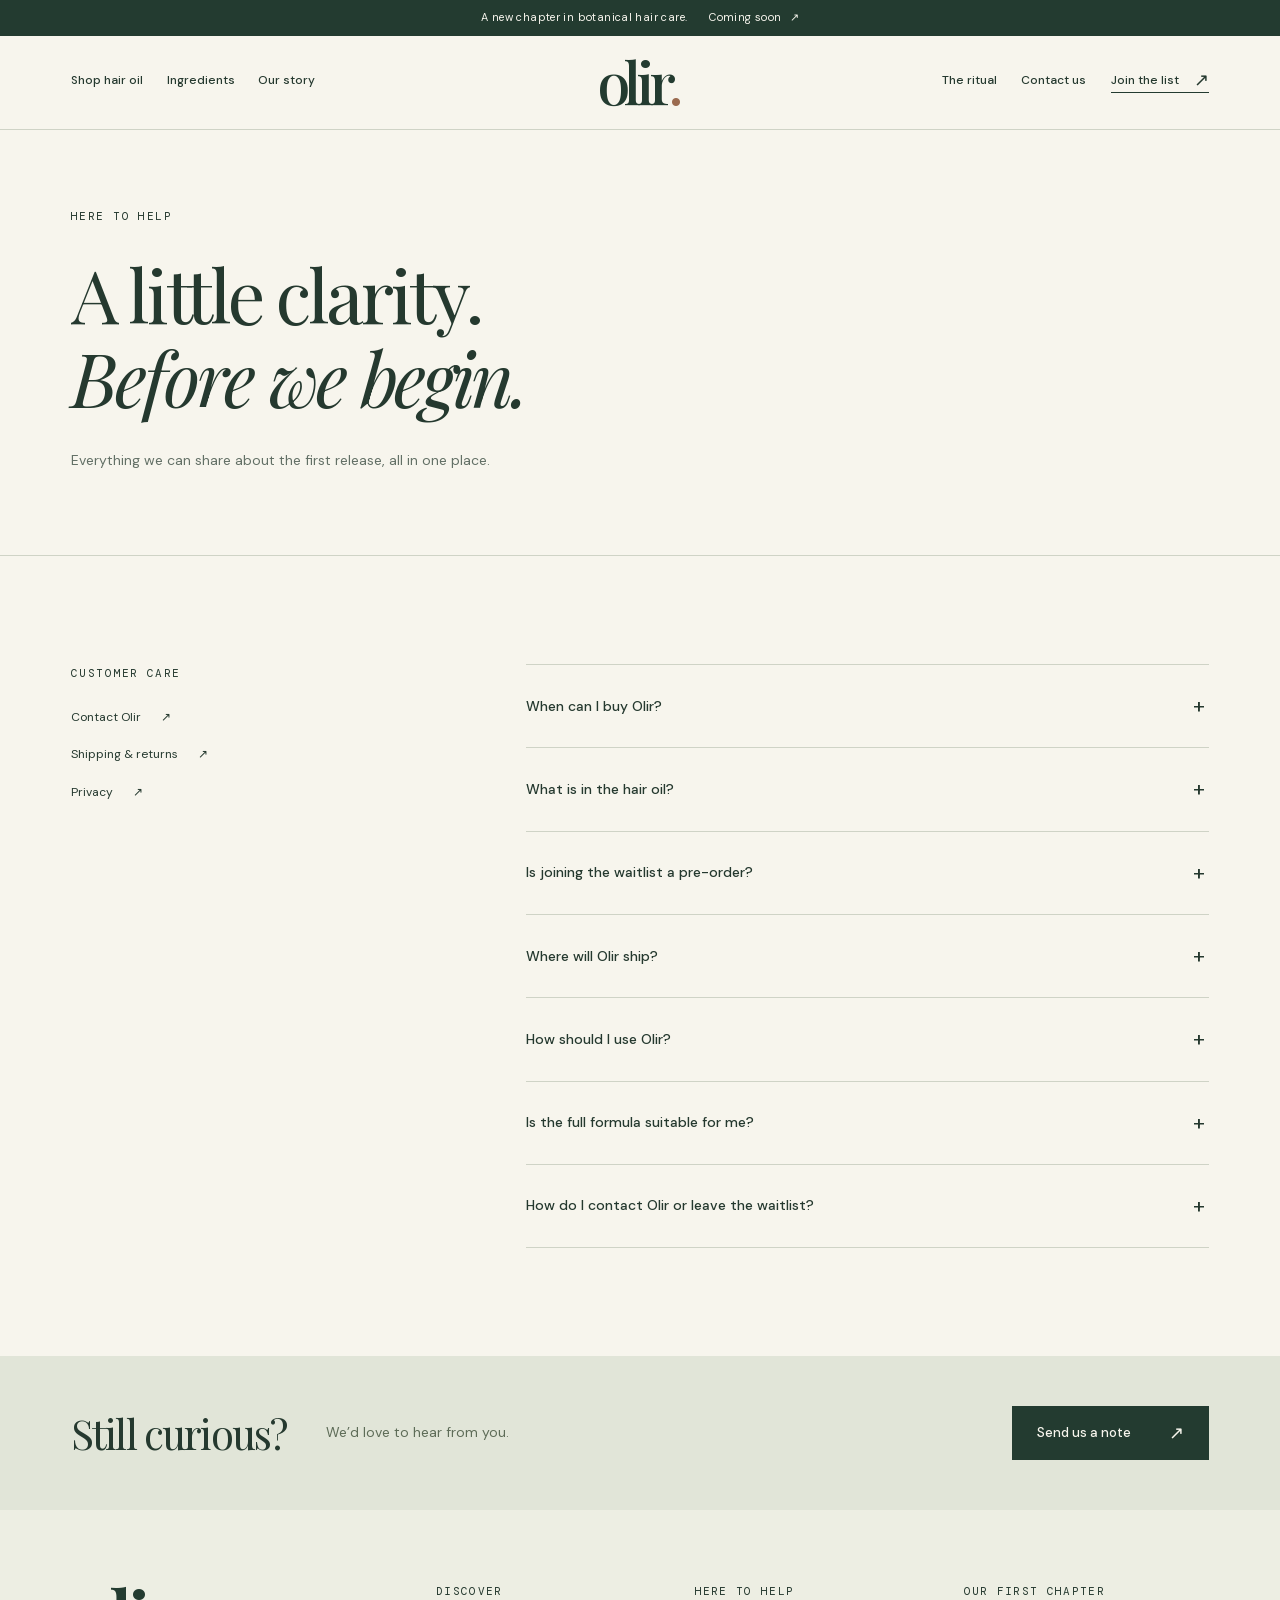
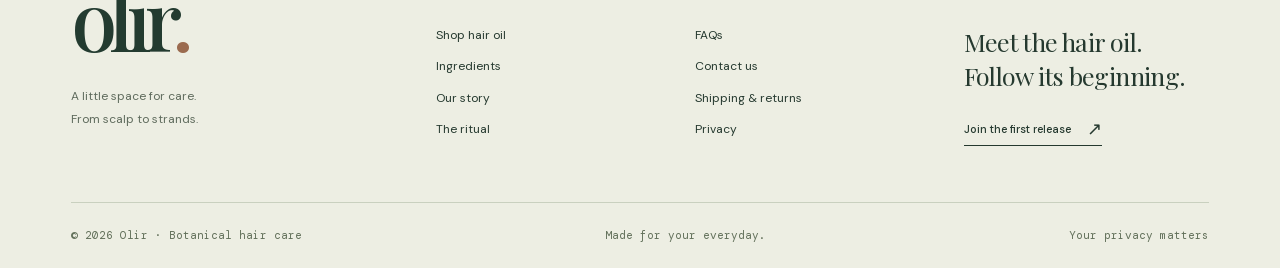
<file: faq.html>
<!doctype html>
<html lang="en-AU">
<head>
  <meta charset="utf-8">
  <meta name="viewport" content="width=device-width, initial-scale=1">
  <title>Your questions, answered — Olir</title>
  <meta name="description" content="Find answers about Olir’s first hair oil release, ingredient information, the waitlist and Australian delivery plans.">
  <meta name="theme-color" content="#233b30">
  <meta name="google-site-verification" content="YOUR_SEARCH_CONSOLE_VERIFICATION_CODE_HERE">
  <link rel="canonical" href="https://olir.com.au/faq">
  <meta property="og:title" content="Your questions, answered — Olir">
  <meta property="og:description" content="Find answers about Olir’s first hair oil release, ingredient information, the waitlist and Australian delivery plans.">
  <meta property="og:type" content="website">
  <meta property="og:url" content="https://olir.com.au/faq">
  <meta property="og:image" content="https://olir.com.au/assets/olir-bottle.jpg">
  <meta property="og:image:alt" content="The Olir sample hair oil bottle, styled with botanicals">
  <meta name="twitter:card" content="summary_large_image">
  
  <link rel="icon" href="favicon.svg" type="image/svg+xml">
  <link rel="apple-touch-icon" href="apple-touch-icon.png">
  <link rel="stylesheet" href="design.css?v=olir-20260928-02">
  
  <script type="application/ld+json">
  {
    "@context": "https://schema.org",
    "@type": "FAQPage",
    "mainEntity": [
      {"@type": "Question", "name": "When can I buy Olir?", "acceptedAnswer": {"@type": "Answer", "text": "Our first hair oil is in development. Join the waitlist for the launch date, size, price and release details as they are confirmed."}},
      {"@type": "Question", "name": "What is in the hair oil?", "acceptedAnswer": {"@type": "Answer", "text": "Rosemary, tea tree oil, aloe vera essence and olive oil are the four key ingredients in our current sample. We will share the complete ingredient list before launch."}},
      {"@type": "Question", "name": "Is joining the waitlist a pre-order?", "acceptedAnswer": {"@type": "Answer", "text": "No. Joining is free and does not reserve a bottle, place an order or take a payment. It simply keeps you in the loop."}}
    ]
  }
  </script>
  <script type="application/ld+json">
  {
    "@context": "https://schema.org",
    "@type": "BreadcrumbList",
    "itemListElement": [{
      "@type": "ListItem", "position": 1, "name": "Home", "item": "https://olir.com.au/"
    },{
      "@type": "ListItem", "position": 2, "name": "Your questions, answered", "item": "https://olir.com.au/faq"
    }]
  }
  </script>
  <script src="script.js?v=olir-20260928-02" defer></script>
  <script src="motion.js?v=olir-20260928-02" defer></script>
</head>
<body class="page-faq">

<a class="skip-link" href="#main">Skip to content</a>
  <div class="announcement"><span>A new chapter in botanical hair care.</span><a href="product.html#waitlist">Coming soon <span aria-hidden="true">↗</span></a></div>
  <header class="site-header">
    <nav class="desktop-nav" aria-label="Primary navigation"><a href="product.html">Shop hair oil</a><a href="ingredients.html">Ingredients</a><a href="about.html">Our story</a></nav>
    <a class="wordmark" href="index.html" aria-label="Olir home">olir<span class="wordmark-dot" aria-hidden="true">.</span></a>
    <div class="header-end"><nav class="desktop-nav" aria-label="More from Olir"><a href="ritual.html">The ritual</a><a href="contact.html">Contact us</a></nav><a class="header-invite" href="product.html#waitlist">Join the list <span aria-hidden="true">↗</span></a><button class="menu-toggle" type="button" aria-expanded="false" aria-controls="site-menu" aria-label="Open menu"><span></span><span></span></button></div>
  </header>
  <dialog id="site-menu" class="site-menu" aria-labelledby="menu-title">
    <div class="menu-head"><span id="menu-title" class="eyebrow">The world of Olir</span><button type="button" class="icon-button" data-close-menu aria-label="Close menu">×</button></div>
    <nav class="menu-primary" aria-label="Mobile navigation"><a href="index.html">Home</a><a href="product.html">Shop hair oil</a><a href="ingredients.html">Ingredients</a><a href="about.html">Our story</a><a href="ritual.html">The ritual</a></nav>
    <nav class="menu-support" aria-label="Customer care"><a href="faq.html" aria-current="page">FAQs</a><a href="contact.html">Contact us</a><a href="shipping-returns.html">Shipping & returns</a><a href="privacy.html">Privacy</a></nav><a href="product.html#waitlist" class="button">Join the first release <span aria-hidden="true">↗</span></a>
  </dialog>
<main id="main" tabindex="-1"><section class="page-intro cream"><p class="eyebrow">Here to help</p><h1>A little clarity.<br><em>Before we begin.</em></h1><p class="intro-text">Everything we can share about the first release, all in one place.</p></section><section class="care-layout section"><aside class="care-sidebar"><p class="eyebrow">Customer care</p><a href="contact.html">Contact Olir <span aria-hidden="true">↗</span></a><a href="shipping-returns.html">Shipping & returns <span aria-hidden="true">↗</span></a><a href="privacy.html">Privacy <span aria-hidden="true">↗</span></a></aside><div class="accordion"><details><summary>When can I buy Olir?<span aria-hidden="true">+</span></summary><div class="answer"><p>Our first hair oil is in development. Join the waitlist for the launch date, size, price and release details as they are confirmed.</p></div></details><details><summary>What is in the hair oil?<span aria-hidden="true">+</span></summary><div class="answer"><p>Rosemary, tea tree oil, aloe vera essence and olive oil are the four key ingredients in our current sample. We will share the complete ingredient list before launch.</p></div></details><details><summary>Is joining the waitlist a pre-order?<span aria-hidden="true">+</span></summary><div class="answer"><p>No. Joining is free and does not reserve a bottle, place an order or take a payment. It simply keeps you in the loop.</p></div></details><details><summary>Where will Olir ship?<span aria-hidden="true">+</span></summary><div class="answer"><p>Olir is being prepared for the Australian market. Delivery areas, costs and timeframes will be published before orders open.</p></div></details><details><summary>How should I use Olir?<span aria-hidden="true">+</span></summary><div class="answer"><p>The final directions, recommended amount and product precautions will be available with the first release. Our ritual page shares the thinking behind the product, rather than final application instructions.</p></div></details><details><summary>Is the full formula suitable for me?<span aria-hidden="true">+</span></summary><div class="answer"><p>We cannot yet confirm suitability for particular skin or scalp conditions. Please wait for the full ingredient list and precautions before deciding whether Olir is right for you.</p></div></details><details><summary>How do I contact Olir or leave the waitlist?<span aria-hidden="true">+</span></summary><div class="answer"><p>Use our contact form for product questions, launch enquiries or a request to remove your details from the waitlist.</p></div></details></div></section><section class="help-band"><h2>Still curious?</h2><p>We’d love to hear from you.</p><a href="contact.html" class="button">Send us a note <span aria-hidden="true">↗</span></a></section></main>
<footer class="site-footer"><div class="footer-top"><div class="footer-intro"><a class="wordmark" href="index.html" aria-label="Olir home">olir<span class="wordmark-dot" aria-hidden="true">.</span></a><p>A little space for care.<br>From scalp to strands.</p></div><div><h2 class="eyebrow">Discover</h2><a href="product.html">Shop hair oil</a><a href="ingredients.html">Ingredients</a><a href="about.html">Our story</a><a href="ritual.html">The ritual</a></div><div><h2 class="eyebrow">Here to help</h2><a href="faq.html" aria-current="page">FAQs</a><a href="contact.html">Contact us</a><a href="shipping-returns.html">Shipping & returns</a><a href="privacy.html">Privacy</a></div><div class="footer-note"><h2 class="eyebrow">Our first chapter</h2><p>Meet the hair oil.<br>Follow its beginning.</p><a class="text-link" href="product.html#waitlist">Join the first release <span aria-hidden="true">↗</span></a></div></div><div class="footer-bottom"><span>© 2026 Olir · Botanical hair care</span><span>Made for your everyday.</span><a href="privacy.html">Your privacy matters</a></div></footer>
</body>
</html>
</file>
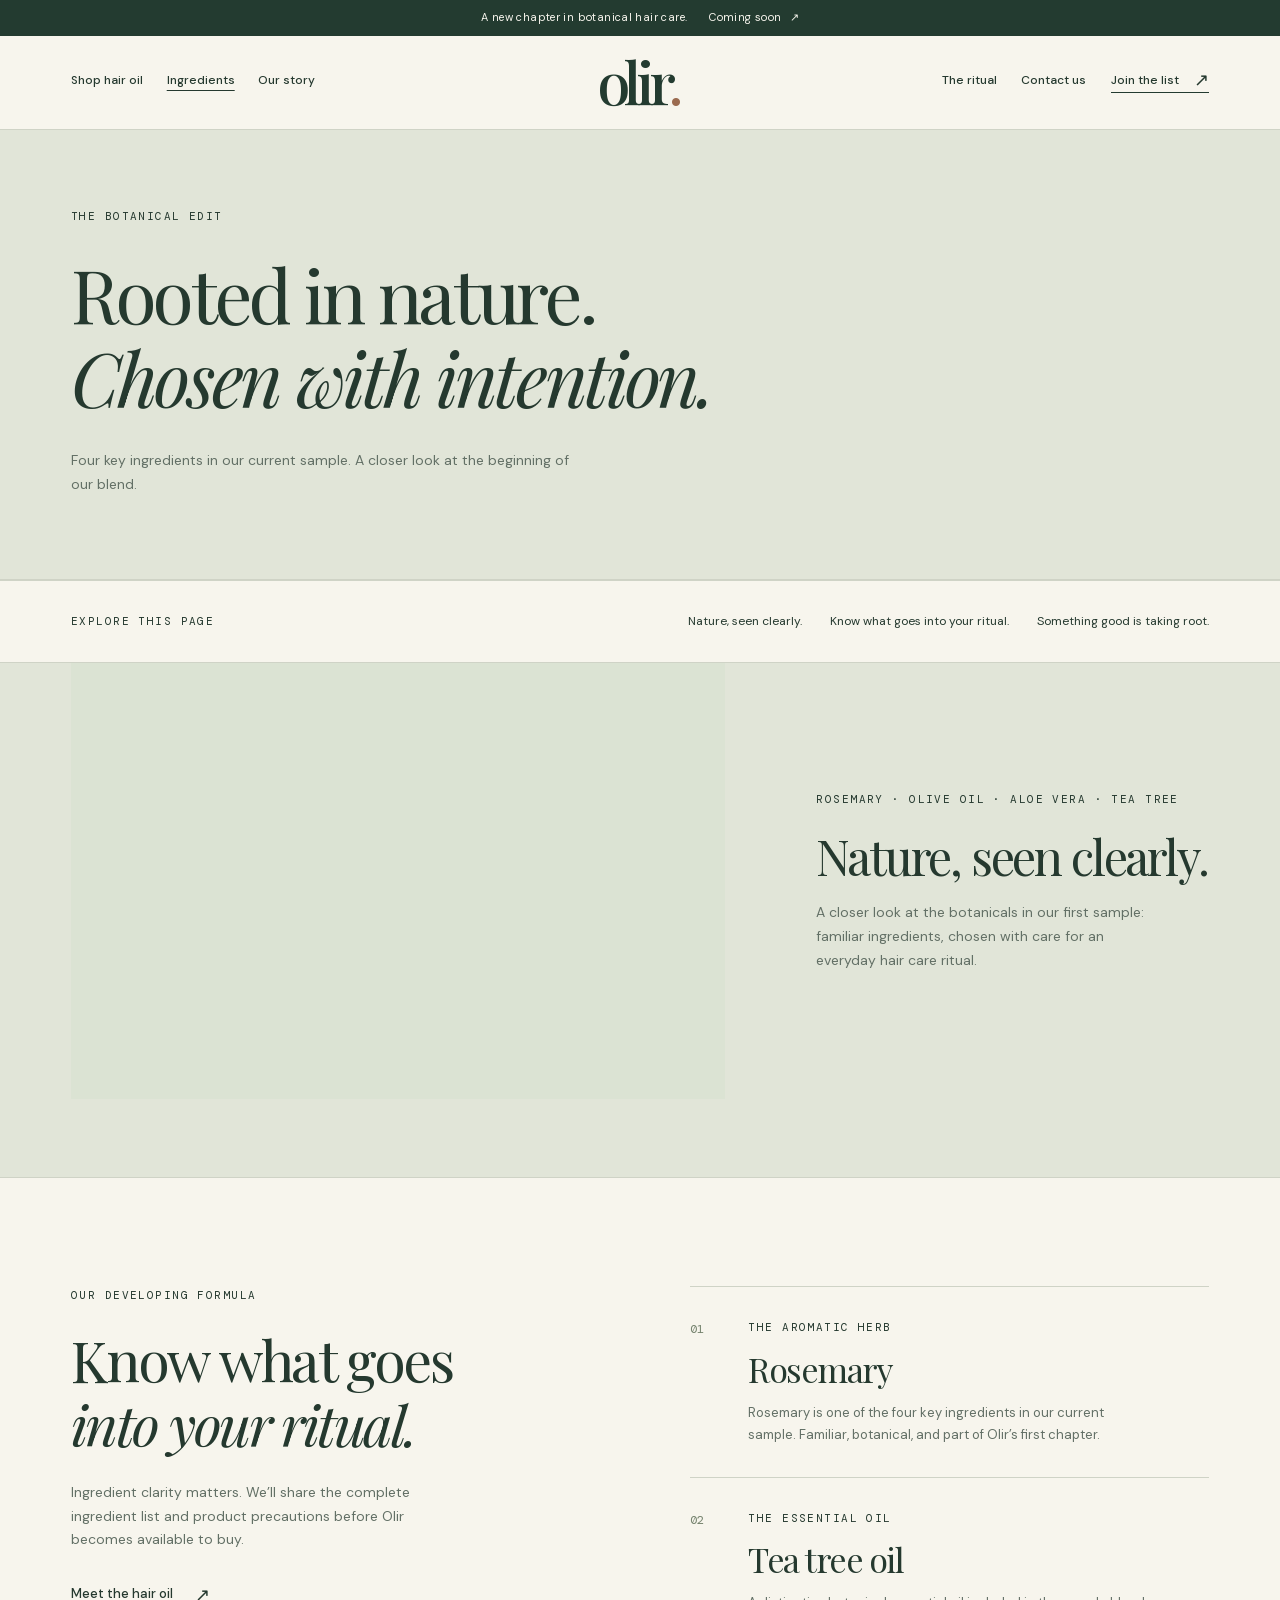
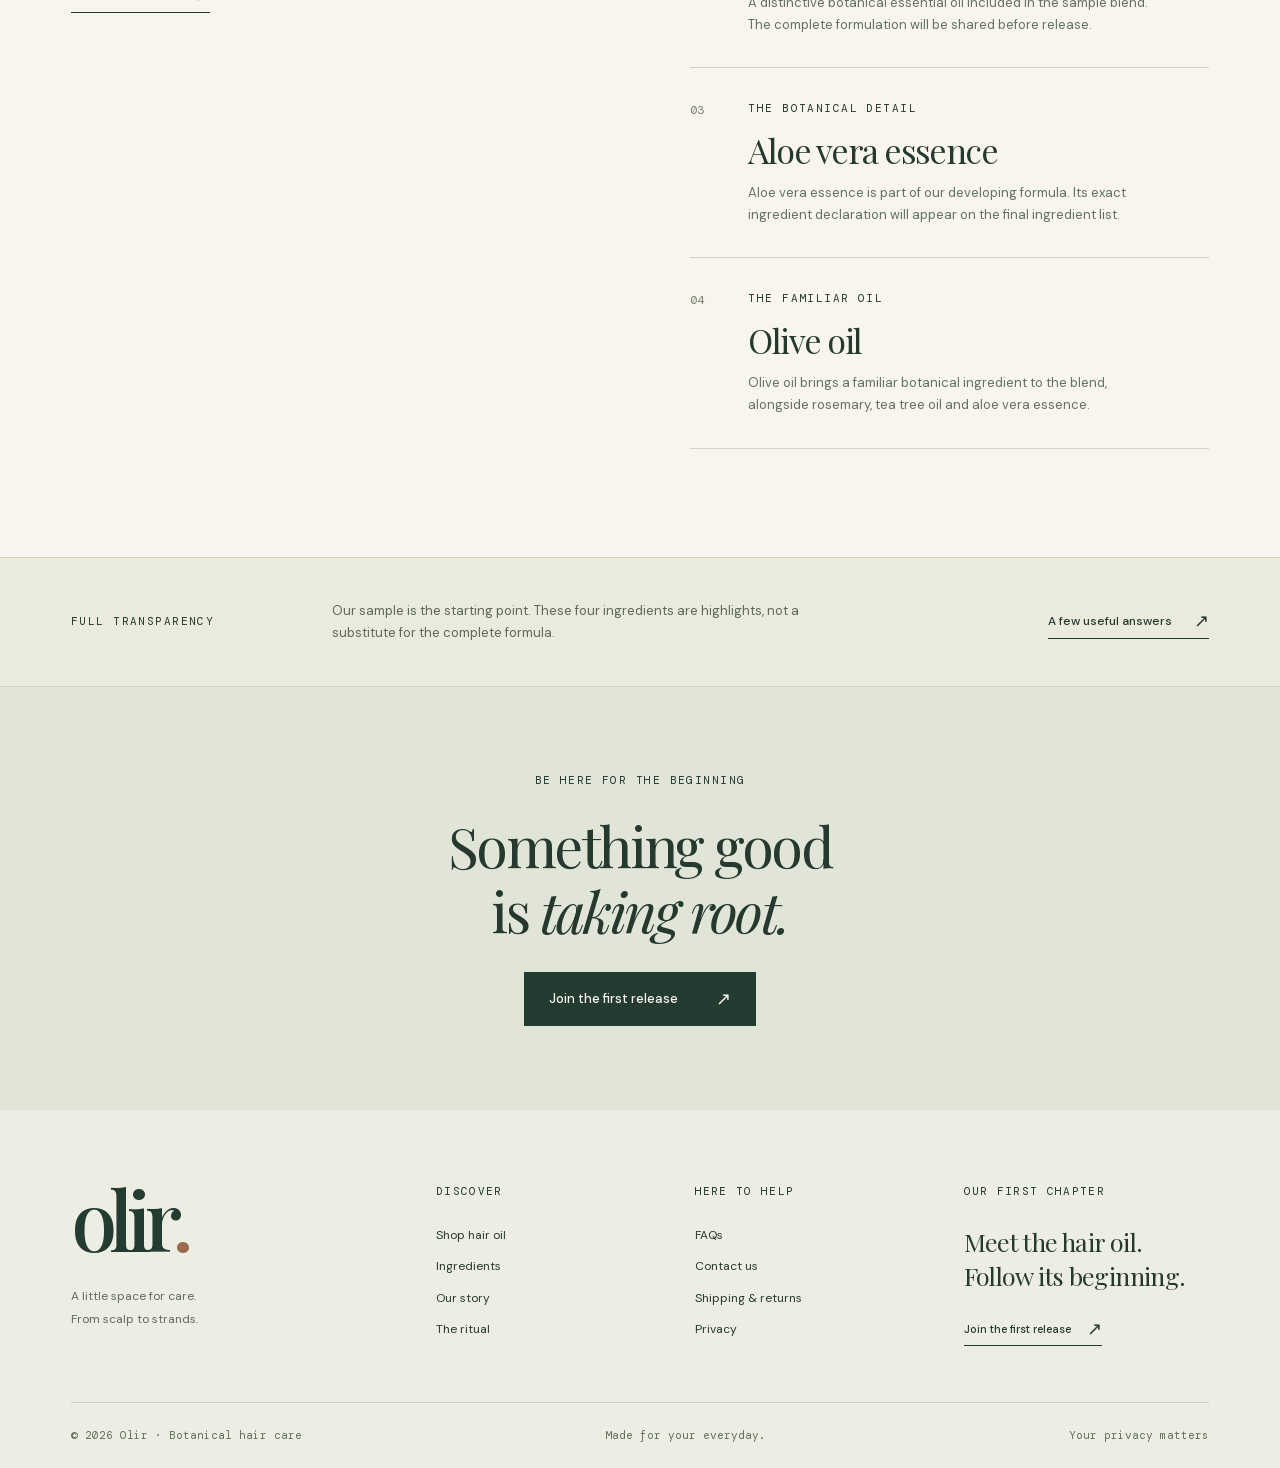
<file: ingredients.html>
<!doctype html>
<html lang="en-AU">
<head>
  <meta charset="utf-8">
  <meta name="viewport" content="width=device-width, initial-scale=1">
  <title>The botanical edit — Olir ingredients</title>
  <meta name="description" content="Get to know the four key ingredients in Olir’s current hair oil sample: rosemary, tea tree oil, aloe vera essence and olive oil.">
  <meta name="theme-color" content="#233b30">
  <meta name="google-site-verification" content="YOUR_SEARCH_CONSOLE_VERIFICATION_CODE_HERE">
  <link rel="canonical" href="https://olir.com.au/ingredients">
  <meta property="og:title" content="The botanical edit — Olir ingredients">
  <meta property="og:description" content="Get to know the four key ingredients in Olir’s current hair oil sample: rosemary, tea tree oil, aloe vera essence and olive oil.">
  <meta property="og:type" content="website">
  <meta property="og:url" content="https://olir.com.au/ingredients">
  <meta property="og:image" content="https://olir.com.au/assets/olir-bottle.jpg">
  <meta property="og:image:alt" content="The Olir sample hair oil bottle, styled with botanicals">
  <meta name="twitter:card" content="summary_large_image">
  
  <link rel="icon" href="favicon.svg" type="image/svg+xml">
  <link rel="apple-touch-icon" href="apple-touch-icon.png">
  <link rel="stylesheet" href="design.css?v=olir-20260928-02">
  
  
  <script type="application/ld+json">
  {
    "@context": "https://schema.org",
    "@type": "BreadcrumbList",
    "itemListElement": [{
      "@type": "ListItem", "position": 1, "name": "Home", "item": "https://olir.com.au/"
    },{
      "@type": "ListItem", "position": 2, "name": "The botanical edit", "item": "https://olir.com.au/ingredients"
    }]
  }
  </script>
  <script src="script.js?v=olir-20260928-02" defer></script>
  <script src="motion.js?v=olir-20260928-02" defer></script>
</head>
<body class="page-ingredients">

<a class="skip-link" href="#main">Skip to content</a>
  <div class="announcement"><span>A new chapter in botanical hair care.</span><a href="product.html#waitlist">Coming soon <span aria-hidden="true">↗</span></a></div>
  <header class="site-header">
    <nav class="desktop-nav" aria-label="Primary navigation"><a href="product.html">Shop hair oil</a><a href="ingredients.html" aria-current="page">Ingredients</a><a href="about.html">Our story</a></nav>
    <a class="wordmark" href="index.html" aria-label="Olir home">olir<span class="wordmark-dot" aria-hidden="true">.</span></a>
    <div class="header-end"><nav class="desktop-nav" aria-label="More from Olir"><a href="ritual.html">The ritual</a><a href="contact.html">Contact us</a></nav><a class="header-invite" href="product.html#waitlist">Join the list <span aria-hidden="true">↗</span></a><button class="menu-toggle" type="button" aria-expanded="false" aria-controls="site-menu" aria-label="Open menu"><span></span><span></span></button></div>
  </header>
  <dialog id="site-menu" class="site-menu" aria-labelledby="menu-title">
    <div class="menu-head"><span id="menu-title" class="eyebrow">The world of Olir</span><button type="button" class="icon-button" data-close-menu aria-label="Close menu">×</button></div>
    <nav class="menu-primary" aria-label="Mobile navigation"><a href="index.html">Home</a><a href="product.html">Shop hair oil</a><a href="ingredients.html" aria-current="page">Ingredients</a><a href="about.html">Our story</a><a href="ritual.html">The ritual</a></nav>
    <nav class="menu-support" aria-label="Customer care"><a href="faq.html">FAQs</a><a href="contact.html">Contact us</a><a href="shipping-returns.html">Shipping & returns</a><a href="privacy.html">Privacy</a></nav><a href="product.html#waitlist" class="button">Join the first release <span aria-hidden="true">↗</span></a>
  </dialog>
<main id="main" tabindex="-1"><section class="page-intro sage"><p class="eyebrow">The botanical edit</p><h1>Rooted in nature.<br><em>Chosen with intention.</em></h1><p class="intro-text">Four key ingredients in our current sample. A closer look at the beginning of our blend.</p></section><section class="ingredient-visual"><picture class="ingredient-photo"><source media="(max-width: 700px)" srcset="assets/olir-botanical-nature-mobile.webp"><img src="assets/olir-botanical-nature.webp" width="1536" height="1024" alt="Rosemary, olive oil, aloe vera and tea tree botanicals arranged in soft natural light" fetchpriority="high" decoding="async"></picture><div><p class="eyebrow">Rosemary · Olive oil · Aloe vera · Tea tree</p><h2>Nature, seen clearly.</h2><p>A closer look at the botanicals in our first sample: familiar ingredients, chosen with care for an everyday hair care ritual.</p></div></section><section class="ingredient-story section"><div class="ingredient-story-intro"><p class="eyebrow">Our developing formula</p><h2>Know what goes<br><em>into your ritual.</em></h2><p>Ingredient clarity matters. We’ll share the complete ingredient list and product precautions before Olir becomes available to buy.</p><a class="text-link" href="product.html">Meet the hair oil <span aria-hidden="true">↗</span></a></div><div class="ingredient-rows"><article id="ingredient-01"><span class="ingredient-number">01</span><div><p class="eyebrow">The aromatic herb</p><h3>Rosemary</h3><p>Rosemary is one of the four key ingredients in our current sample. Familiar, botanical, and part of Olir’s first chapter.</p></div></article><article id="ingredient-02"><span class="ingredient-number">02</span><div><p class="eyebrow">The essential oil</p><h3>Tea tree oil</h3><p>A distinctive botanical essential oil included in the sample blend. The complete formulation will be shared before release.</p></div></article><article id="ingredient-03"><span class="ingredient-number">03</span><div><p class="eyebrow">The botanical detail</p><h3>Aloe vera essence</h3><p>Aloe vera essence is part of our developing formula. Its exact ingredient declaration will appear on the final ingredient list.</p></div></article><article id="ingredient-04"><span class="ingredient-number">04</span><div><p class="eyebrow">The familiar oil</p><h3>Olive oil</h3><p>Olive oil brings a familiar botanical ingredient to the blend, alongside rosemary, tea tree oil and aloe vera essence.</p></div></article></div></section><section class="note-band"><span class="eyebrow">Full transparency</span><p>Our sample is the starting point. These four ingredients are highlights, not a substitute for the complete formula.</p><a class="text-link" href="faq.html">A few useful answers <span aria-hidden="true">↗</span></a></section><section class="invite"><p class="eyebrow">Be here for the beginning</p><h2>Something good<br>is <em>taking root.</em></h2><a href="product.html#waitlist" class="button">Join the first release <span aria-hidden="true">↗</span></a></section></main>
<footer class="site-footer"><div class="footer-top"><div class="footer-intro"><a class="wordmark" href="index.html" aria-label="Olir home">olir<span class="wordmark-dot" aria-hidden="true">.</span></a><p>A little space for care.<br>From scalp to strands.</p></div><div><h2 class="eyebrow">Discover</h2><a href="product.html">Shop hair oil</a><a href="ingredients.html" aria-current="page">Ingredients</a><a href="about.html">Our story</a><a href="ritual.html">The ritual</a></div><div><h2 class="eyebrow">Here to help</h2><a href="faq.html">FAQs</a><a href="contact.html">Contact us</a><a href="shipping-returns.html">Shipping & returns</a><a href="privacy.html">Privacy</a></div><div class="footer-note"><h2 class="eyebrow">Our first chapter</h2><p>Meet the hair oil.<br>Follow its beginning.</p><a class="text-link" href="product.html#waitlist">Join the first release <span aria-hidden="true">↗</span></a></div></div><div class="footer-bottom"><span>© 2026 Olir · Botanical hair care</span><span>Made for your everyday.</span><a href="privacy.html">Your privacy matters</a></div></footer>
</body>
</html>
</file>
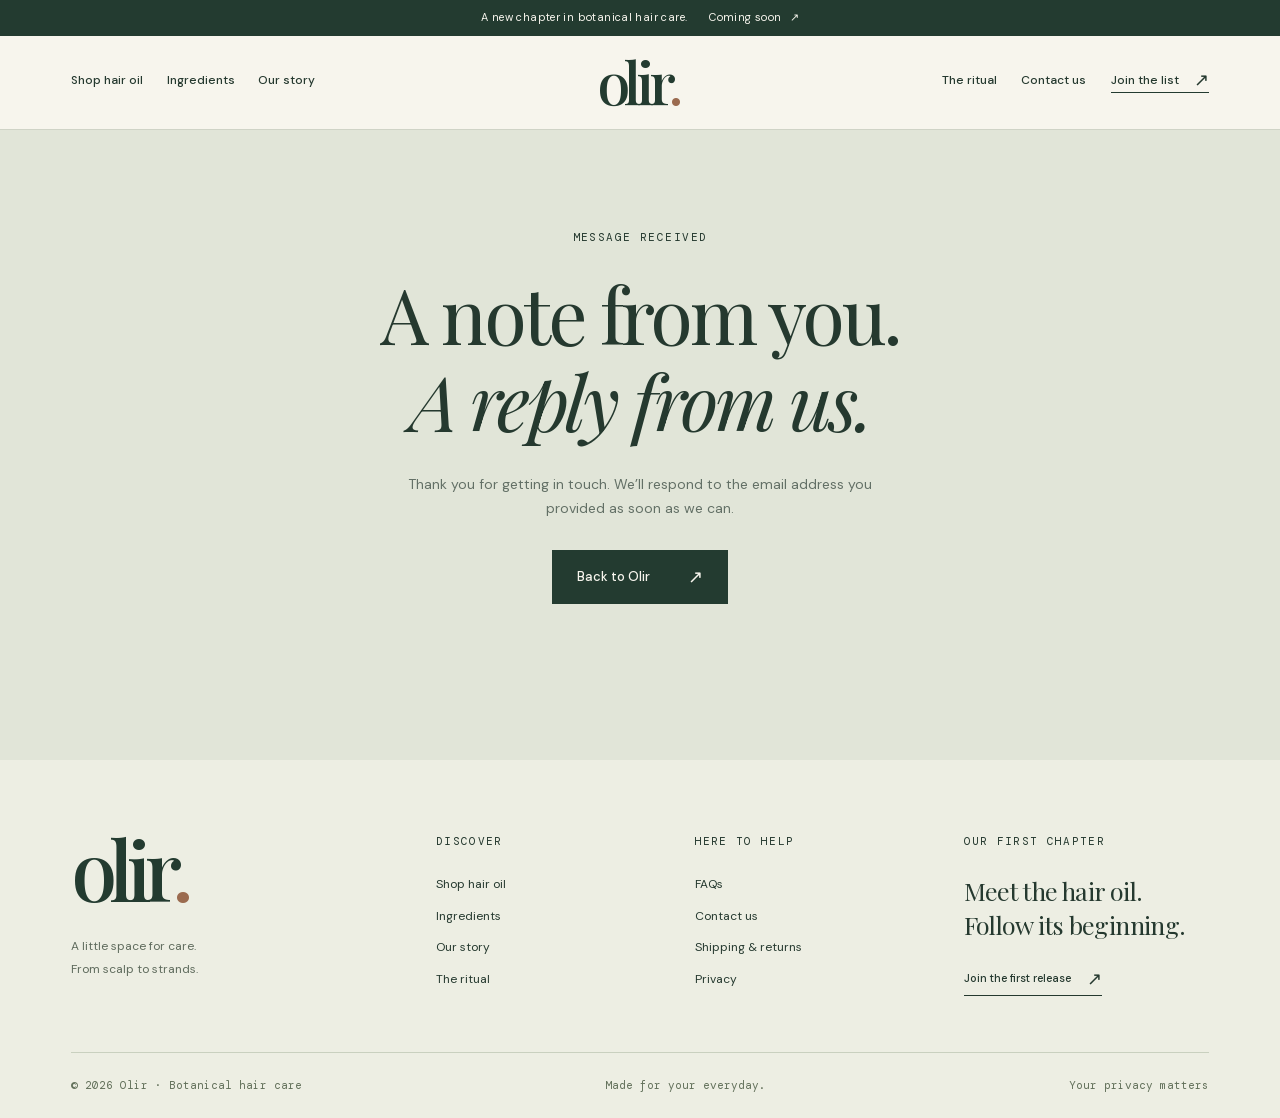
<file: message-sent.html>
<!doctype html>
<html lang="en-AU">
<head>
  <meta charset="utf-8">
  <meta name="viewport" content="width=device-width, initial-scale=1">
  <title>Message received — Olir</title>
  <meta name="description" content="Thank you for getting in touch with Olir.">
  <meta name="theme-color" content="#233b30">
  <meta name="google-site-verification" content="YOUR_SEARCH_CONSOLE_VERIFICATION_CODE_HERE">
  <link rel="canonical" href="https://olir.com.au/message-sent">
  <meta property="og:title" content="Message received — Olir">
  <meta property="og:description" content="Thank you for getting in touch with Olir.">
  <meta property="og:type" content="website">
  <meta property="og:url" content="https://olir.com.au/message-sent">
  <meta property="og:image" content="https://olir.com.au/assets/olir-bottle.jpg">
  <meta property="og:image:alt" content="The Olir sample hair oil bottle, styled with botanicals">
  <meta name="twitter:card" content="summary_large_image">
  <meta name="robots" content="noindex, nofollow">
  <link rel="icon" href="favicon.svg" type="image/svg+xml">
  <link rel="apple-touch-icon" href="apple-touch-icon.png">
  <link rel="stylesheet" href="design.css?v=olir-20260928-02">
  
  
  
  <script src="script.js?v=olir-20260928-02" defer></script>
  <script src="motion.js?v=olir-20260928-02" defer></script>
</head>
<body class="page-message-sent">

<a class="skip-link" href="#main">Skip to content</a>
  <div class="announcement"><span>A new chapter in botanical hair care.</span><a href="product.html#waitlist">Coming soon <span aria-hidden="true">↗</span></a></div>
  <header class="site-header">
    <nav class="desktop-nav" aria-label="Primary navigation"><a href="product.html">Shop hair oil</a><a href="ingredients.html">Ingredients</a><a href="about.html">Our story</a></nav>
    <a class="wordmark" href="index.html" aria-label="Olir home">olir<span class="wordmark-dot" aria-hidden="true">.</span></a>
    <div class="header-end"><nav class="desktop-nav" aria-label="More from Olir"><a href="ritual.html">The ritual</a><a href="contact.html">Contact us</a></nav><a class="header-invite" href="product.html#waitlist">Join the list <span aria-hidden="true">↗</span></a><button class="menu-toggle" type="button" aria-expanded="false" aria-controls="site-menu" aria-label="Open menu"><span></span><span></span></button></div>
  </header>
  <dialog id="site-menu" class="site-menu" aria-labelledby="menu-title">
    <div class="menu-head"><span id="menu-title" class="eyebrow">The world of Olir</span><button type="button" class="icon-button" data-close-menu aria-label="Close menu">×</button></div>
    <nav class="menu-primary" aria-label="Mobile navigation"><a href="index.html">Home</a><a href="product.html">Shop hair oil</a><a href="ingredients.html">Ingredients</a><a href="about.html">Our story</a><a href="ritual.html">The ritual</a></nav>
    <nav class="menu-support" aria-label="Customer care"><a href="faq.html">FAQs</a><a href="contact.html">Contact us</a><a href="shipping-returns.html">Shipping & returns</a><a href="privacy.html">Privacy</a></nav><a href="product.html#waitlist" class="button">Join the first release <span aria-hidden="true">↗</span></a>
  </dialog>
<main id="main" tabindex="-1"><section class="success-page"><p class="eyebrow">Message received</p><h1>A note from you.<br><em>A reply from us.</em></h1><p>Thank you for getting in touch. We’ll respond to the email address you provided as soon as we can.</p><a href="index.html" class="button">Back to Olir <span aria-hidden="true">↗</span></a></section></main>
<footer class="site-footer"><div class="footer-top"><div class="footer-intro"><a class="wordmark" href="index.html" aria-label="Olir home">olir<span class="wordmark-dot" aria-hidden="true">.</span></a><p>A little space for care.<br>From scalp to strands.</p></div><div><h2 class="eyebrow">Discover</h2><a href="product.html">Shop hair oil</a><a href="ingredients.html">Ingredients</a><a href="about.html">Our story</a><a href="ritual.html">The ritual</a></div><div><h2 class="eyebrow">Here to help</h2><a href="faq.html">FAQs</a><a href="contact.html">Contact us</a><a href="shipping-returns.html">Shipping & returns</a><a href="privacy.html">Privacy</a></div><div class="footer-note"><h2 class="eyebrow">Our first chapter</h2><p>Meet the hair oil.<br>Follow its beginning.</p><a class="text-link" href="product.html#waitlist">Join the first release <span aria-hidden="true">↗</span></a></div></div><div class="footer-bottom"><span>© 2026 Olir · Botanical hair care</span><span>Made for your everyday.</span><a href="privacy.html">Your privacy matters</a></div></footer>
</body>
</html>
</file>
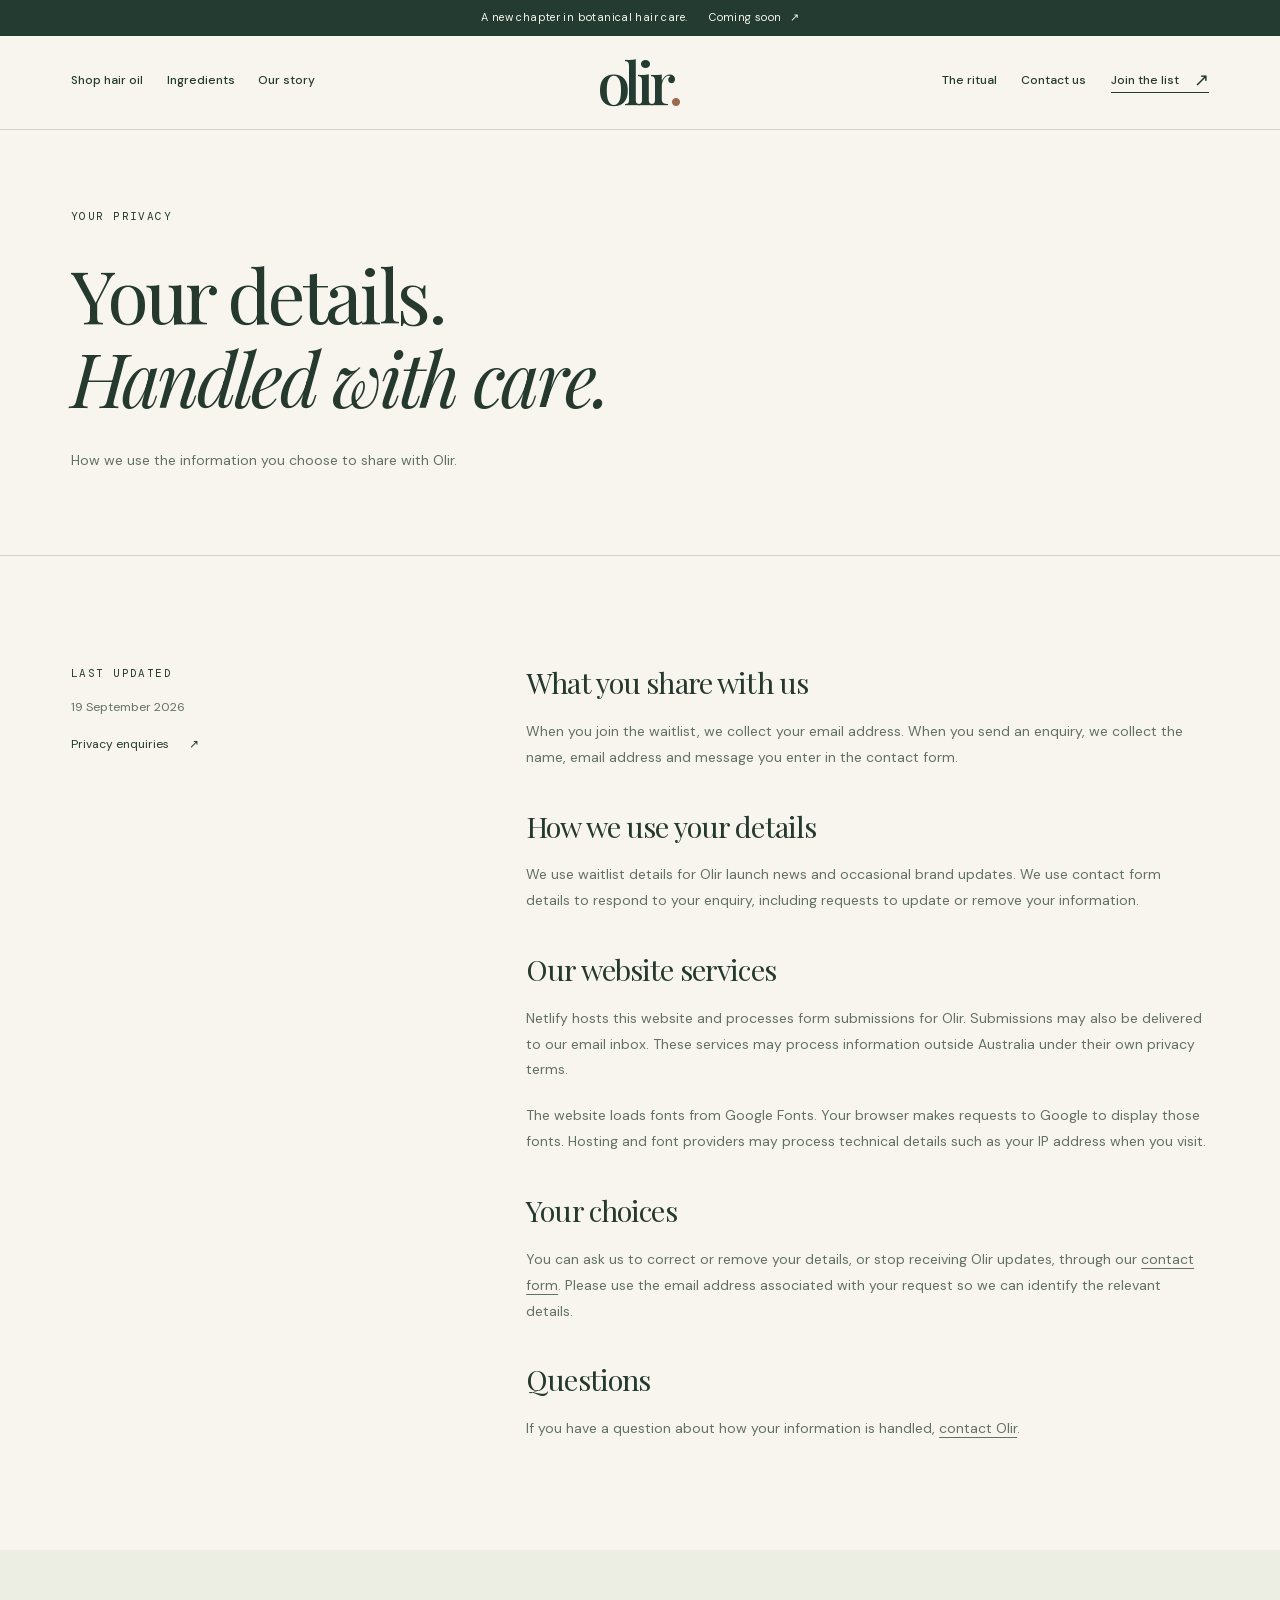
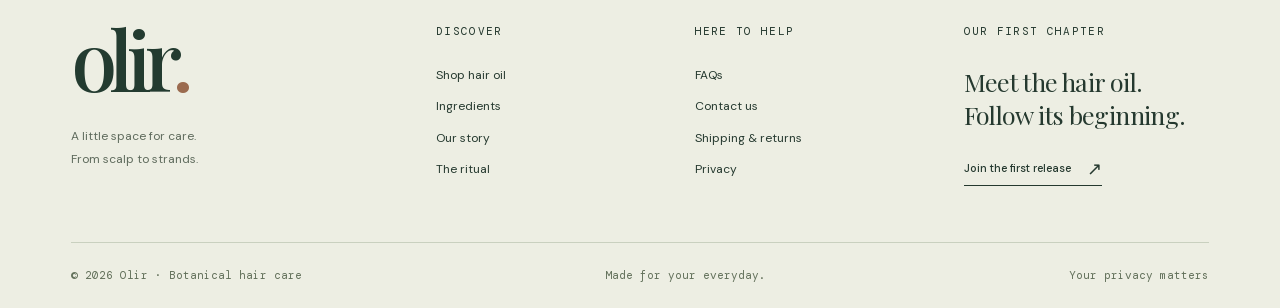
<file: privacy.html>
<!doctype html>
<html lang="en-AU">
<head>
  <meta charset="utf-8">
  <meta name="viewport" content="width=device-width, initial-scale=1">
  <title>Your privacy — Olir</title>
  <meta name="description" content="How Olir uses and handles information submitted through its waitlist and contact forms.">
  <meta name="theme-color" content="#233b30">
  <meta name="google-site-verification" content="YOUR_SEARCH_CONSOLE_VERIFICATION_CODE_HERE">
  <link rel="canonical" href="https://olir.com.au/privacy">
  <meta property="og:title" content="Your privacy — Olir">
  <meta property="og:description" content="How Olir uses and handles information submitted through its waitlist and contact forms.">
  <meta property="og:type" content="website">
  <meta property="og:url" content="https://olir.com.au/privacy">
  <meta property="og:image" content="https://olir.com.au/assets/olir-bottle.jpg">
  <meta property="og:image:alt" content="The Olir sample hair oil bottle, styled with botanicals">
  <meta name="twitter:card" content="summary_large_image">
  
  <link rel="icon" href="favicon.svg" type="image/svg+xml">
  <link rel="apple-touch-icon" href="apple-touch-icon.png">
  <link rel="stylesheet" href="design.css?v=olir-20260928-02">
  
  
  <script type="application/ld+json">
  {
    "@context": "https://schema.org",
    "@type": "BreadcrumbList",
    "itemListElement": [{
      "@type": "ListItem", "position": 1, "name": "Home", "item": "https://olir.com.au/"
    },{
      "@type": "ListItem", "position": 2, "name": "Your privacy", "item": "https://olir.com.au/privacy"
    }]
  }
  </script>
  <script src="script.js?v=olir-20260928-02" defer></script>
  <script src="motion.js?v=olir-20260928-02" defer></script>
</head>
<body class="page-privacy">

<a class="skip-link" href="#main">Skip to content</a>
  <div class="announcement"><span>A new chapter in botanical hair care.</span><a href="product.html#waitlist">Coming soon <span aria-hidden="true">↗</span></a></div>
  <header class="site-header">
    <nav class="desktop-nav" aria-label="Primary navigation"><a href="product.html">Shop hair oil</a><a href="ingredients.html">Ingredients</a><a href="about.html">Our story</a></nav>
    <a class="wordmark" href="index.html" aria-label="Olir home">olir<span class="wordmark-dot" aria-hidden="true">.</span></a>
    <div class="header-end"><nav class="desktop-nav" aria-label="More from Olir"><a href="ritual.html">The ritual</a><a href="contact.html">Contact us</a></nav><a class="header-invite" href="product.html#waitlist">Join the list <span aria-hidden="true">↗</span></a><button class="menu-toggle" type="button" aria-expanded="false" aria-controls="site-menu" aria-label="Open menu"><span></span><span></span></button></div>
  </header>
  <dialog id="site-menu" class="site-menu" aria-labelledby="menu-title">
    <div class="menu-head"><span id="menu-title" class="eyebrow">The world of Olir</span><button type="button" class="icon-button" data-close-menu aria-label="Close menu">×</button></div>
    <nav class="menu-primary" aria-label="Mobile navigation"><a href="index.html">Home</a><a href="product.html">Shop hair oil</a><a href="ingredients.html">Ingredients</a><a href="about.html">Our story</a><a href="ritual.html">The ritual</a></nav>
    <nav class="menu-support" aria-label="Customer care"><a href="faq.html">FAQs</a><a href="contact.html">Contact us</a><a href="shipping-returns.html">Shipping & returns</a><a href="privacy.html" aria-current="page">Privacy</a></nav><a href="product.html#waitlist" class="button">Join the first release <span aria-hidden="true">↗</span></a>
  </dialog>
<main id="main" tabindex="-1"><section class="page-intro cream"><p class="eyebrow">Your privacy</p><h1>Your details.<br><em>Handled with care.</em></h1><p class="intro-text">How we use the information you choose to share with Olir.</p></section><section class="care-layout section"><aside class="care-sidebar"><p class="eyebrow">Last updated</p><p>19 September 2026</p><a href="contact.html">Privacy enquiries <span aria-hidden="true">↗</span></a></aside><div class="prose policy"><h2>What you share with us</h2><p>When you join the waitlist, we collect your email address. When you send an enquiry, we collect the name, email address and message you enter in the contact form.</p><h2>How we use your details</h2><p>We use waitlist details for Olir launch news and occasional brand updates. We use contact form details to respond to your enquiry, including requests to update or remove your information.</p><h2>Our website services</h2><p>Netlify hosts this website and processes form submissions for Olir. Submissions may also be delivered to our email inbox. These services may process information outside Australia under their own privacy terms.</p><p>The website loads fonts from Google Fonts. Your browser makes requests to Google to display those fonts. Hosting and font providers may process technical details such as your IP address when you visit.</p><h2>Your choices</h2><p>You can ask us to correct or remove your details, or stop receiving Olir updates, through our <a href="contact.html">contact form</a>. Please use the email address associated with your request so we can identify the relevant details.</p><h2>Questions</h2><p>If you have a question about how your information is handled, <a href="contact.html">contact Olir</a>.</p></div></section></main>
<footer class="site-footer"><div class="footer-top"><div class="footer-intro"><a class="wordmark" href="index.html" aria-label="Olir home">olir<span class="wordmark-dot" aria-hidden="true">.</span></a><p>A little space for care.<br>From scalp to strands.</p></div><div><h2 class="eyebrow">Discover</h2><a href="product.html">Shop hair oil</a><a href="ingredients.html">Ingredients</a><a href="about.html">Our story</a><a href="ritual.html">The ritual</a></div><div><h2 class="eyebrow">Here to help</h2><a href="faq.html">FAQs</a><a href="contact.html">Contact us</a><a href="shipping-returns.html">Shipping & returns</a><a href="privacy.html">Privacy</a></div><div class="footer-note"><h2 class="eyebrow">Our first chapter</h2><p>Meet the hair oil.<br>Follow its beginning.</p><a class="text-link" href="product.html#waitlist">Join the first release <span aria-hidden="true">↗</span></a></div></div><div class="footer-bottom"><span>© 2026 Olir · Botanical hair care</span><span>Made for your everyday.</span><a href="privacy.html">Your privacy matters</a></div></footer>
</body>
</html>
</file>
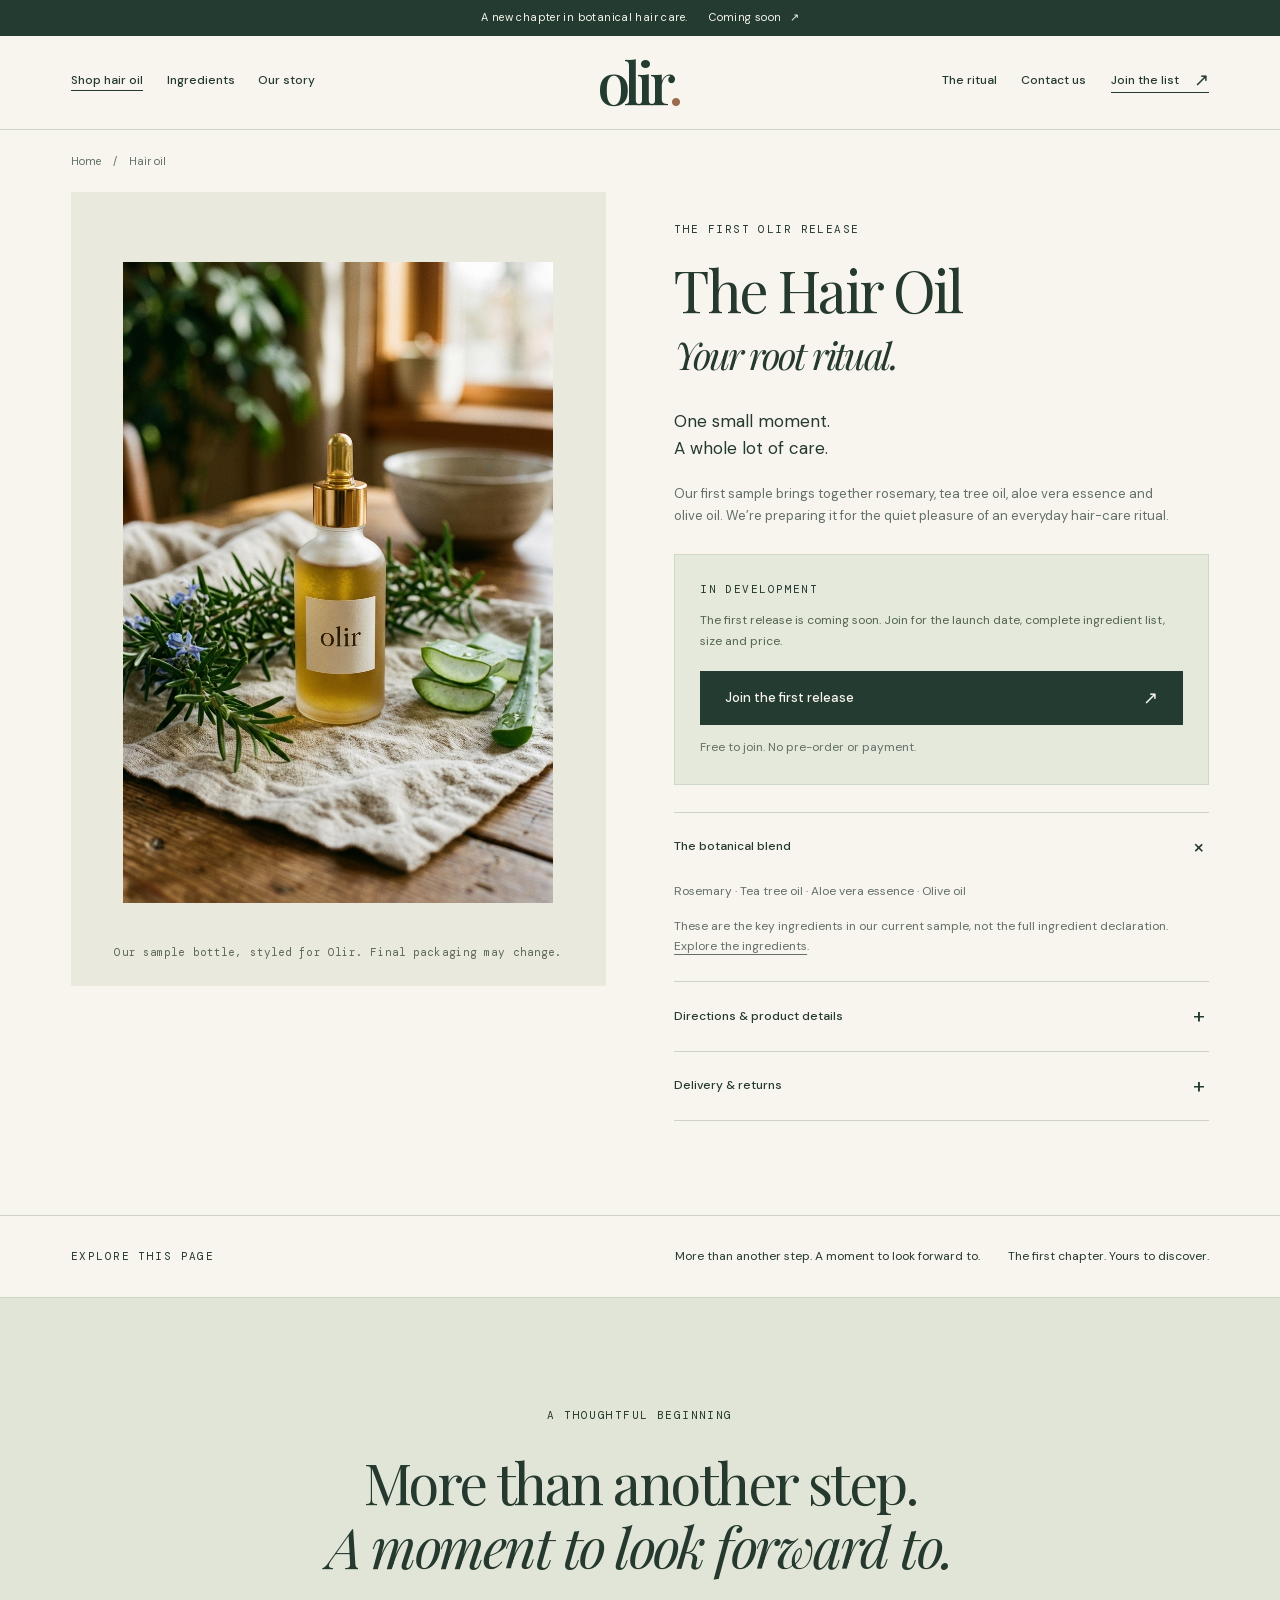
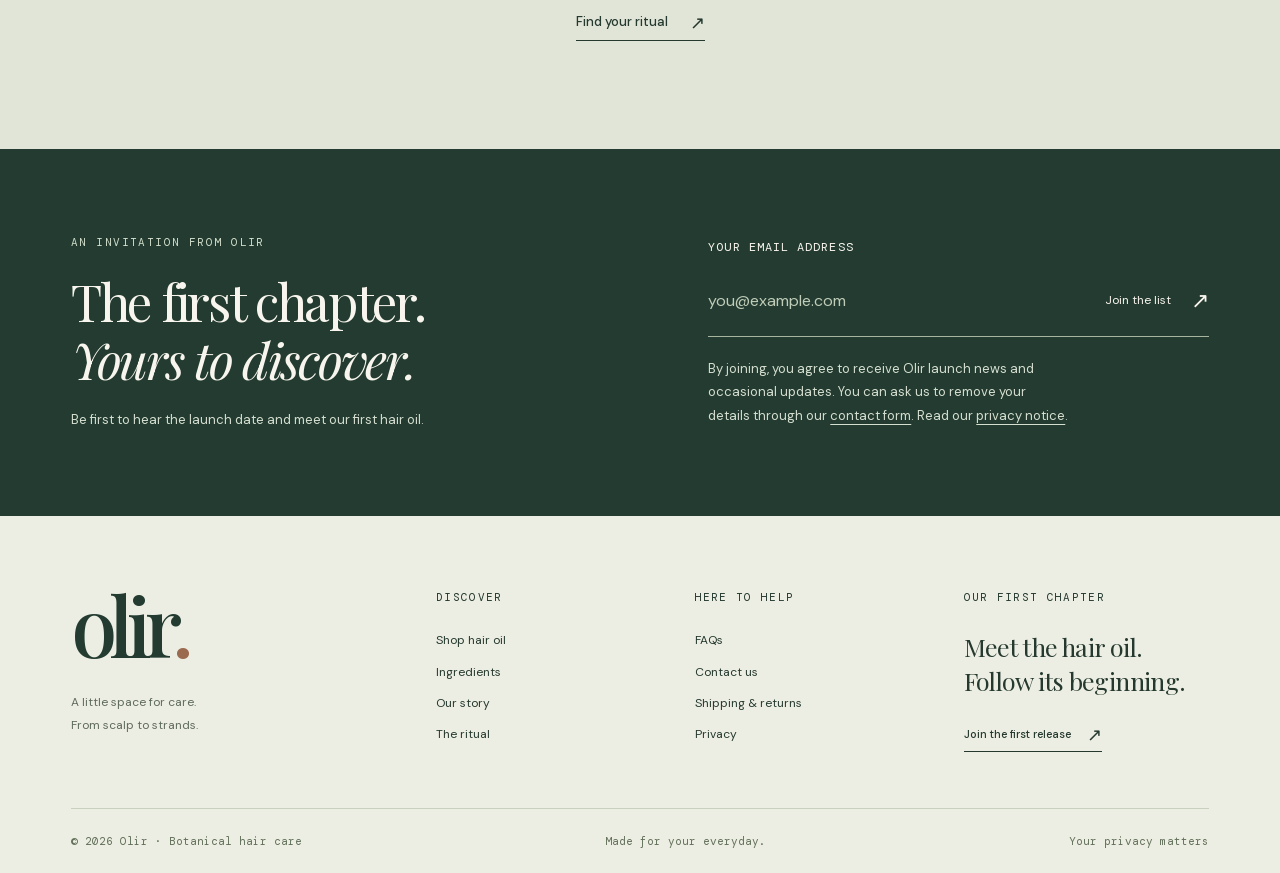
<file: product.html>
<!doctype html>
<html lang="en-AU">
<head>
  <meta charset="utf-8">
  <meta name="viewport" content="width=device-width, initial-scale=1">
  <title>The Olir Hair Oil — First release coming soon</title>
  <meta name="description" content="Discover Olir’s first hair oil sample with rosemary, tea tree oil, aloe vera essence and olive oil. Join for launch, size and pricing details.">
  <meta name="theme-color" content="#233b30">
  <meta name="google-site-verification" content="YOUR_SEARCH_CONSOLE_VERIFICATION_CODE_HERE">
  <link rel="canonical" href="https://olir.com.au/product">
  <meta property="og:title" content="The Olir Hair Oil — First release coming soon">
  <meta property="og:description" content="Discover Olir’s first hair oil sample with rosemary, tea tree oil, aloe vera essence and olive oil. Join for launch, size and pricing details.">
  <meta property="og:type" content="website">
  <meta property="og:url" content="https://olir.com.au/product">
  <meta property="og:image" content="https://olir.com.au/assets/olir-bottle.jpg">
  <meta property="og:image:alt" content="The Olir sample hair oil bottle, styled with botanicals">
  <meta name="twitter:card" content="summary_large_image">
  
  <link rel="icon" href="favicon.svg" type="image/svg+xml">
  <link rel="apple-touch-icon" href="apple-touch-icon.png">
  <link rel="stylesheet" href="design.css?v=olir-20260928-02">
  
  
  <script type="application/ld+json">
  {
    "@context": "https://schema.org",
    "@type": "BreadcrumbList",
    "itemListElement": [{
      "@type": "ListItem", "position": 1, "name": "Home", "item": "https://olir.com.au/"
    },{
      "@type": "ListItem", "position": 2, "name": "The Olir Hair Oil", "item": "https://olir.com.au/product"
    }]
  }
  </script>
  <script src="script.js?v=olir-20260928-02" defer></script>
  <script src="motion.js?v=olir-20260928-02" defer></script>
</head>
<body class="page-product">

<a class="skip-link" href="#main">Skip to content</a>
  <div class="announcement"><span>A new chapter in botanical hair care.</span><a href="product.html#waitlist">Coming soon <span aria-hidden="true">↗</span></a></div>
  <header class="site-header">
    <nav class="desktop-nav" aria-label="Primary navigation"><a href="product.html" aria-current="page">Shop hair oil</a><a href="ingredients.html">Ingredients</a><a href="about.html">Our story</a></nav>
    <a class="wordmark" href="index.html" aria-label="Olir home">olir<span class="wordmark-dot" aria-hidden="true">.</span></a>
    <div class="header-end"><nav class="desktop-nav" aria-label="More from Olir"><a href="ritual.html">The ritual</a><a href="contact.html">Contact us</a></nav><a class="header-invite" href="product.html#waitlist">Join the list <span aria-hidden="true">↗</span></a><button class="menu-toggle" type="button" aria-expanded="false" aria-controls="site-menu" aria-label="Open menu"><span></span><span></span></button></div>
  </header>
  <dialog id="site-menu" class="site-menu" aria-labelledby="menu-title">
    <div class="menu-head"><span id="menu-title" class="eyebrow">The world of Olir</span><button type="button" class="icon-button" data-close-menu aria-label="Close menu">×</button></div>
    <nav class="menu-primary" aria-label="Mobile navigation"><a href="index.html">Home</a><a href="product.html" aria-current="page">Shop hair oil</a><a href="ingredients.html">Ingredients</a><a href="about.html">Our story</a><a href="ritual.html">The ritual</a></nav>
    <nav class="menu-support" aria-label="Customer care"><a href="faq.html">FAQs</a><a href="contact.html">Contact us</a><a href="shipping-returns.html">Shipping & returns</a><a href="privacy.html">Privacy</a></nav><a href="product.html#waitlist" class="button">Join the first release <span aria-hidden="true">↗</span></a>
  </dialog>
<main id="main" tabindex="-1"><nav class="breadcrumbs" aria-label="Breadcrumb"><a href="index.html">Home</a><span aria-hidden="true">/</span><span aria-current="page">Hair oil</span></nav><section class="product-detail"><figure class="product-frame"><img src="assets/olir-bottle.jpg" width="858" height="1834" alt="The full Olir sample bottle, styled with rosemary, olive leaves and aloe" fetchpriority="high" decoding="async"><figcaption>Our sample bottle, styled for Olir. Final packaging may change.</figcaption></figure><div class="product-detail-copy"><p class="eyebrow">The first Olir release</p><h1>The Hair Oil<span class="serif-subtitle">Your root ritual.</span></h1><p class="product-lead">One small moment.<br>A whole lot of care.</p><p>Our first sample brings together rosemary, tea tree oil, aloe vera essence and olive oil. We’re preparing it for the quiet pleasure of an everyday hair-care ritual.</p><div class="release-card"><span class="eyebrow">In development</span><p>The first release is coming soon. Join for the launch date, complete ingredient list, size and price.</p><a href="#waitlist" class="button">Join the first release <span aria-hidden="true">↗</span></a><span class="fineprint">Free to join. No pre-order or payment.</span></div><div class="accordion product-accordion"><details open><summary>The botanical blend <span aria-hidden="true">+</span></summary><div class="answer"><p>Rosemary · Tea tree oil · Aloe vera essence · Olive oil</p><p>These are the key ingredients in our current sample, not the full ingredient declaration. <a href="ingredients.html">Explore the ingredients</a>.</p></div></details><details><summary>Directions & product details <span aria-hidden="true">+</span></summary><div class="answer"><p>Final directions, recommended amount and precautions will be available before launch, alongside the complete ingredient list.</p></div></details><details><summary>Delivery & returns <span aria-hidden="true">+</span></summary><div class="answer"><p>Orders are not open yet. Australian delivery options and the returns process will be published before the first release. <a href="shipping-returns.html">Read our launch update</a>.</p></div></details></div></div></section><section class="statement section"><p class="eyebrow">A thoughtful beginning</p><h2>More than another step.<br><em>A moment to look forward to.</em></h2><a href="ritual.html" class="text-link">Find your ritual <span aria-hidden="true">↗</span></a></section><section class="waitlist" id="waitlist"><div><p class="eyebrow">An invitation from Olir</p><h2>The first chapter.<br><em>Yours to discover.</em></h2><p>Be first to hear the launch date and meet our first hair oil.</p></div><div class="waitlist-form"><form name="olir-waitlist" method="POST" class="ajax-form" action="https://formspree.io/f/mqpapldn"><p class="honeypot" hidden><label>Leave this empty <input name="bot-field" tabindex="-1" autocomplete="off"></label></p><label for="waitlist-email">Your email address</label><div class="email-row"><input id="waitlist-email" name="email" type="email" autocomplete="email" placeholder="you@example.com" required maxlength="254"><button type="submit" aria-label="Join the Olir waitlist">Join the list <span aria-hidden="true">↗</span></button></div></form><p class="fineprint">By joining, you agree to receive Olir launch news and occasional updates. You can ask us to remove your details through our <a href="contact.html">contact form</a>. Read our <a href="privacy.html">privacy notice</a>.</p></div></section></main>
<footer class="site-footer"><div class="footer-top"><div class="footer-intro"><a class="wordmark" href="index.html" aria-label="Olir home">olir<span class="wordmark-dot" aria-hidden="true">.</span></a><p>A little space for care.<br>From scalp to strands.</p></div><div><h2 class="eyebrow">Discover</h2><a href="product.html" aria-current="page">Shop hair oil</a><a href="ingredients.html">Ingredients</a><a href="about.html">Our story</a><a href="ritual.html">The ritual</a></div><div><h2 class="eyebrow">Here to help</h2><a href="faq.html">FAQs</a><a href="contact.html">Contact us</a><a href="shipping-returns.html">Shipping & returns</a><a href="privacy.html">Privacy</a></div><div class="footer-note"><h2 class="eyebrow">Our first chapter</h2><p>Meet the hair oil.<br>Follow its beginning.</p><a class="text-link" href="product.html#waitlist">Join the first release <span aria-hidden="true">↗</span></a></div></div><div class="footer-bottom"><span>© 2026 Olir · Botanical hair care</span><span>Made for your everyday.</span><a href="privacy.html">Your privacy matters</a></div></footer>
</body>
</html>
</file>
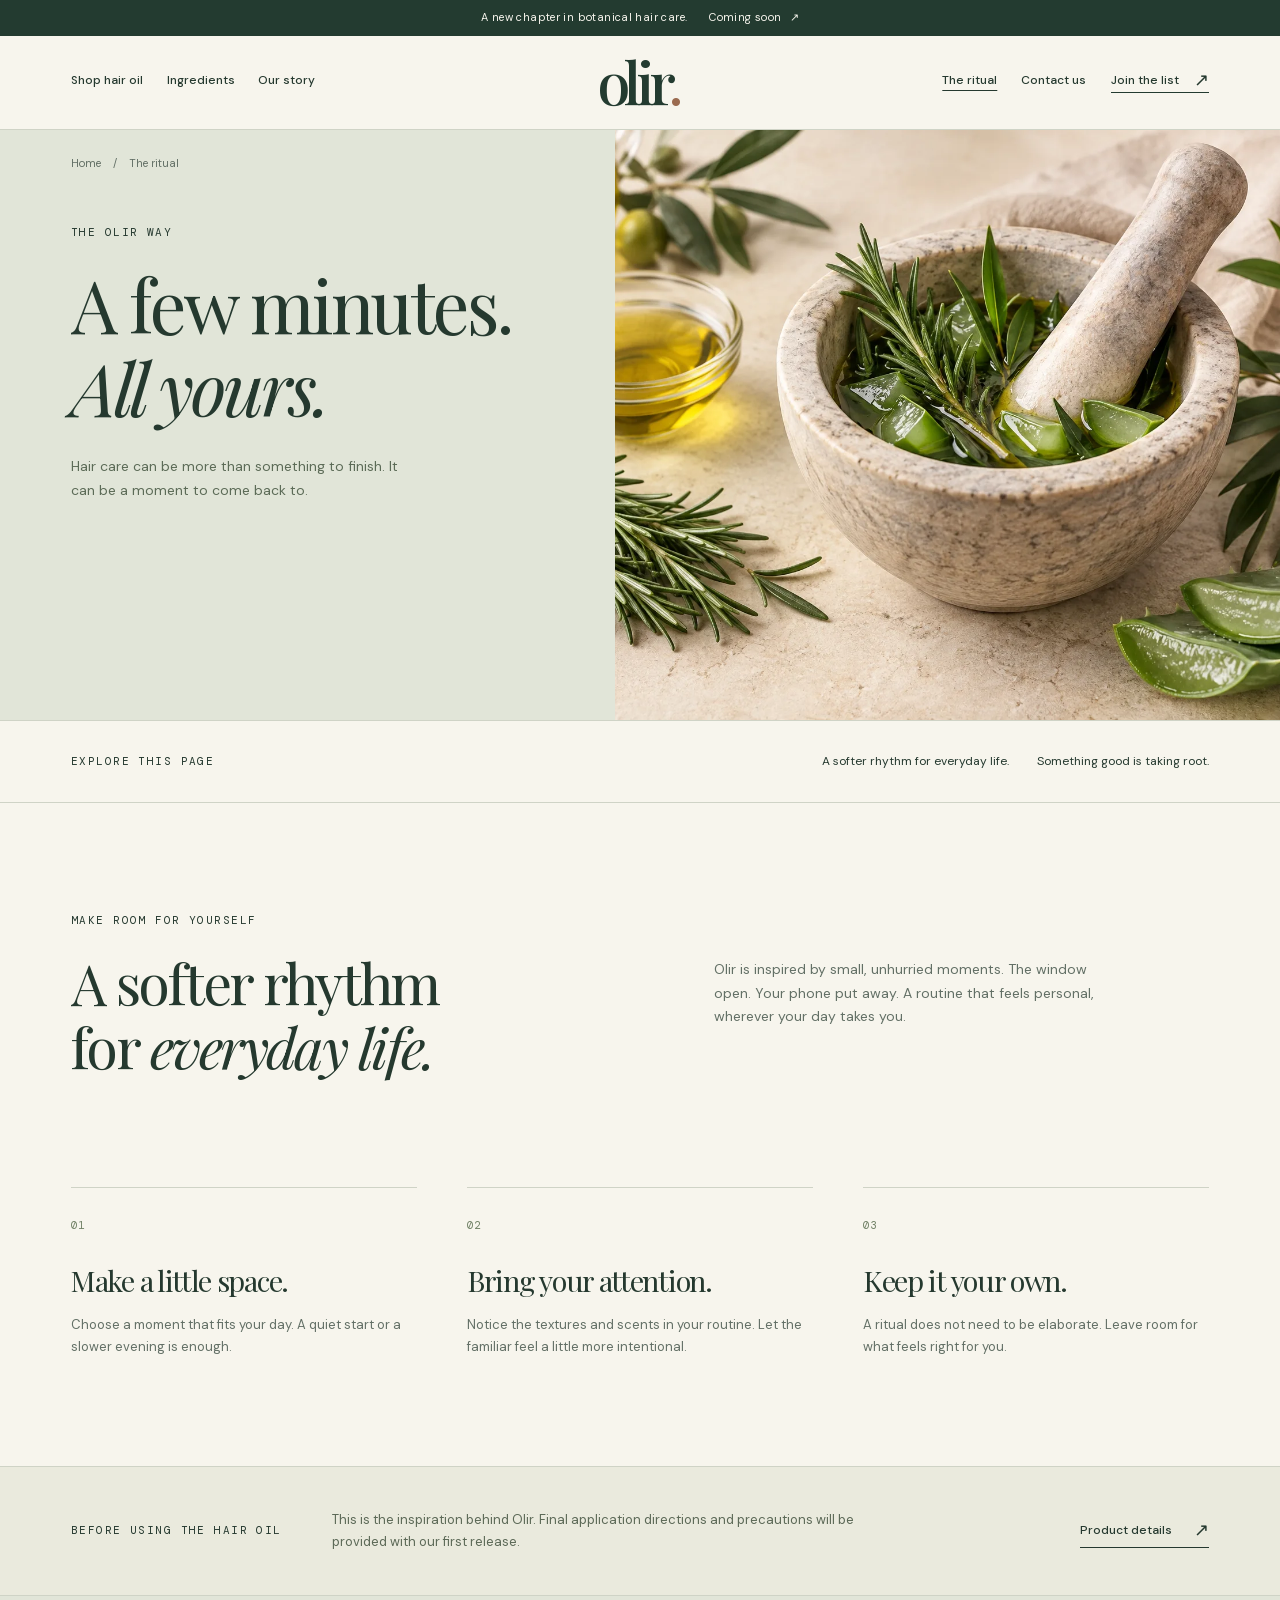
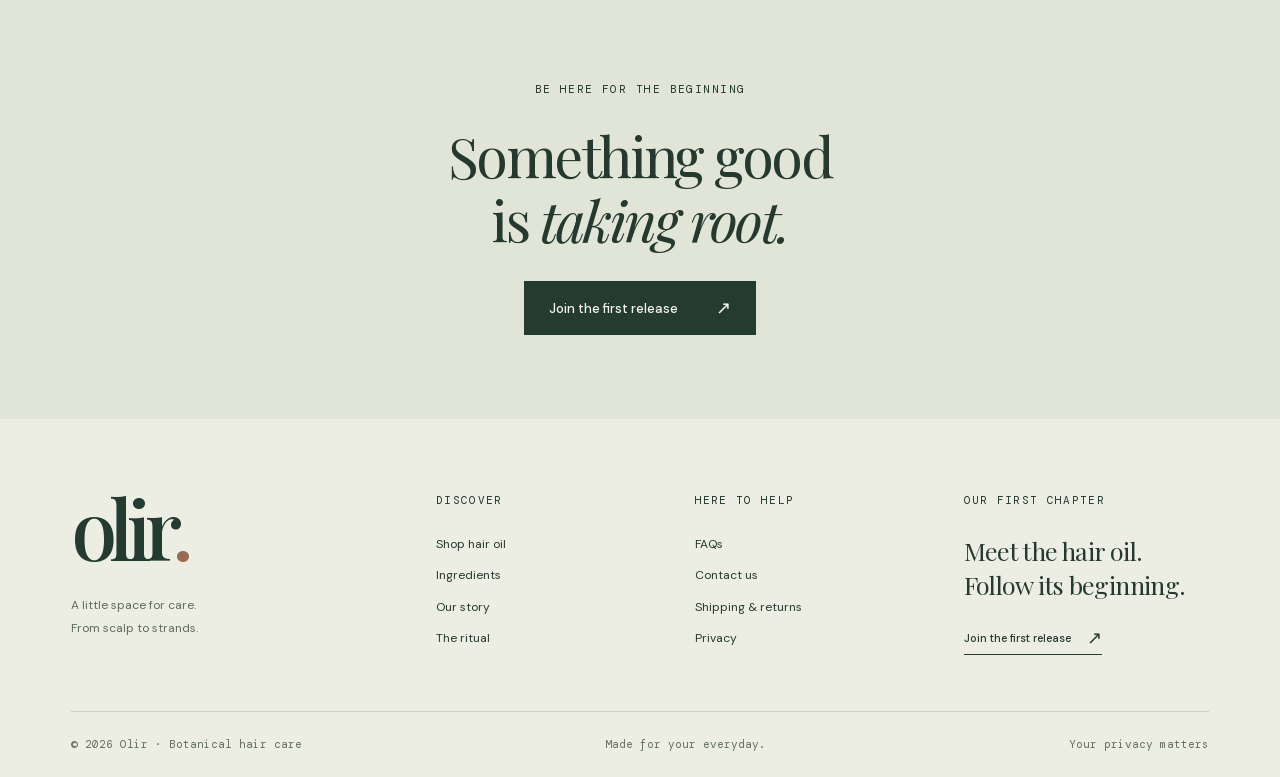
<file: ritual.html>
<!doctype html>
<html lang="en-AU">
<head>
  <meta charset="utf-8">
  <meta name="viewport" content="width=device-width, initial-scale=1">
  <title>The Olir ritual — A little space for you</title>
  <meta name="description" content="Discover the thinking behind the Olir hair-care ritual. A slower moment for yourself, from scalp to strands.">
  <meta name="theme-color" content="#233b30">
  <meta name="google-site-verification" content="YOUR_SEARCH_CONSOLE_VERIFICATION_CODE_HERE">
  <link rel="canonical" href="https://olir.com.au/ritual">
  <meta property="og:title" content="The Olir ritual — A little space for you">
  <meta property="og:description" content="Discover the thinking behind the Olir hair-care ritual. A slower moment for yourself, from scalp to strands.">
  <meta property="og:type" content="website">
  <meta property="og:url" content="https://olir.com.au/ritual">
  <meta property="og:image" content="https://olir.com.au/assets/olir-bottle.jpg">
  <meta property="og:image:alt" content="The Olir sample hair oil bottle, styled with botanicals">
  <meta name="twitter:card" content="summary_large_image">
  
  <link rel="icon" href="favicon.svg" type="image/svg+xml">
  <link rel="apple-touch-icon" href="apple-touch-icon.png">
  <link rel="stylesheet" href="design.css?v=olir-20260928-02">
  
  
  <script type="application/ld+json">
  {
    "@context": "https://schema.org",
    "@type": "BreadcrumbList",
    "itemListElement": [{
      "@type": "ListItem", "position": 1, "name": "Home", "item": "https://olir.com.au/"
    },{
      "@type": "ListItem", "position": 2, "name": "The Olir ritual", "item": "https://olir.com.au/ritual"
    }]
  }
  </script>
  <script src="script.js?v=olir-20260928-02" defer></script>
  <script src="motion.js?v=olir-20260928-02" defer></script>
</head>
<body class="page-ritual">

<a class="skip-link" href="#main">Skip to content</a>
  <div class="announcement"><span>A new chapter in botanical hair care.</span><a href="product.html#waitlist">Coming soon <span aria-hidden="true">↗</span></a></div>
  <header class="site-header">
    <nav class="desktop-nav" aria-label="Primary navigation"><a href="product.html">Shop hair oil</a><a href="ingredients.html">Ingredients</a><a href="about.html">Our story</a></nav>
    <a class="wordmark" href="index.html" aria-label="Olir home">olir<span class="wordmark-dot" aria-hidden="true">.</span></a>
    <div class="header-end"><nav class="desktop-nav" aria-label="More from Olir"><a href="ritual.html" aria-current="page">The ritual</a><a href="contact.html">Contact us</a></nav><a class="header-invite" href="product.html#waitlist">Join the list <span aria-hidden="true">↗</span></a><button class="menu-toggle" type="button" aria-expanded="false" aria-controls="site-menu" aria-label="Open menu"><span></span><span></span></button></div>
  </header>
  <dialog id="site-menu" class="site-menu" aria-labelledby="menu-title">
    <div class="menu-head"><span id="menu-title" class="eyebrow">The world of Olir</span><button type="button" class="icon-button" data-close-menu aria-label="Close menu">×</button></div>
    <nav class="menu-primary" aria-label="Mobile navigation"><a href="index.html">Home</a><a href="product.html">Shop hair oil</a><a href="ingredients.html">Ingredients</a><a href="about.html">Our story</a><a href="ritual.html" aria-current="page">The ritual</a></nav>
    <nav class="menu-support" aria-label="Customer care"><a href="faq.html">FAQs</a><a href="contact.html">Contact us</a><a href="shipping-returns.html">Shipping & returns</a><a href="privacy.html">Privacy</a></nav><a href="product.html#waitlist" class="button">Join the first release <span aria-hidden="true">↗</span></a>
  </dialog>
<main id="main" tabindex="-1"><section class="story-hero"><div><nav class="breadcrumbs" aria-label="Breadcrumb"><a href="index.html">Home</a><span aria-hidden="true">/</span><span aria-current="page">The ritual</span></nav><p class="eyebrow">The Olir way</p><h1>A few minutes.<br><em>All yours.</em></h1><p>Hair care can be more than something to finish. It can be a moment to come back to.</p></div><picture class="story-hero-photo"><source media="(max-width: 700px)" srcset="assets/olir-mortar-ritual-mobile.webp"><img src="assets/olir-mortar-ritual.webp" width="1536" height="1024" alt="Rosemary, aloe vera, tea tree leaves and olive oil being blended in a stone mortar and pestle" fetchpriority="high" decoding="async"></picture></section><section class="ritual-intro section"><p class="eyebrow">Make room for yourself</p><h2>A softer rhythm<br>for <em>everyday life.</em></h2><p>Olir is inspired by small, unhurried moments. The window open. Your phone put away. A routine that feels personal, wherever your day takes you.</p></section><section class="ritual-steps section"><article><span class="step-number">01</span><h3>Make a little space.</h3><p>Choose a moment that fits your day. A quiet start or a slower evening is enough.</p></article><article><span class="step-number">02</span><h3>Bring your attention.</h3><p>Notice the textures and scents in your routine. Let the familiar feel a little more intentional.</p></article><article><span class="step-number">03</span><h3>Keep it your own.</h3><p>A ritual does not need to be elaborate. Leave room for what feels right for you.</p></article></section><section class="note-band"><span class="eyebrow">Before using the hair oil</span><p>This is the inspiration behind Olir. Final application directions and precautions will be provided with our first release.</p><a class="text-link" href="product.html">Product details <span aria-hidden="true">↗</span></a></section><section class="invite"><p class="eyebrow">Be here for the beginning</p><h2>Something good<br>is <em>taking root.</em></h2><a href="product.html#waitlist" class="button">Join the first release <span aria-hidden="true">↗</span></a></section></main>
<footer class="site-footer"><div class="footer-top"><div class="footer-intro"><a class="wordmark" href="index.html" aria-label="Olir home">olir<span class="wordmark-dot" aria-hidden="true">.</span></a><p>A little space for care.<br>From scalp to strands.</p></div><div><h2 class="eyebrow">Discover</h2><a href="product.html">Shop hair oil</a><a href="ingredients.html">Ingredients</a><a href="about.html">Our story</a><a href="ritual.html" aria-current="page">The ritual</a></div><div><h2 class="eyebrow">Here to help</h2><a href="faq.html">FAQs</a><a href="contact.html">Contact us</a><a href="shipping-returns.html">Shipping & returns</a><a href="privacy.html">Privacy</a></div><div class="footer-note"><h2 class="eyebrow">Our first chapter</h2><p>Meet the hair oil.<br>Follow its beginning.</p><a class="text-link" href="product.html#waitlist">Join the first release <span aria-hidden="true">↗</span></a></div></div><div class="footer-bottom"><span>© 2026 Olir · Botanical hair care</span><span>Made for your everyday.</span><a href="privacy.html">Your privacy matters</a></div></footer>
</body>
</html>
</file>
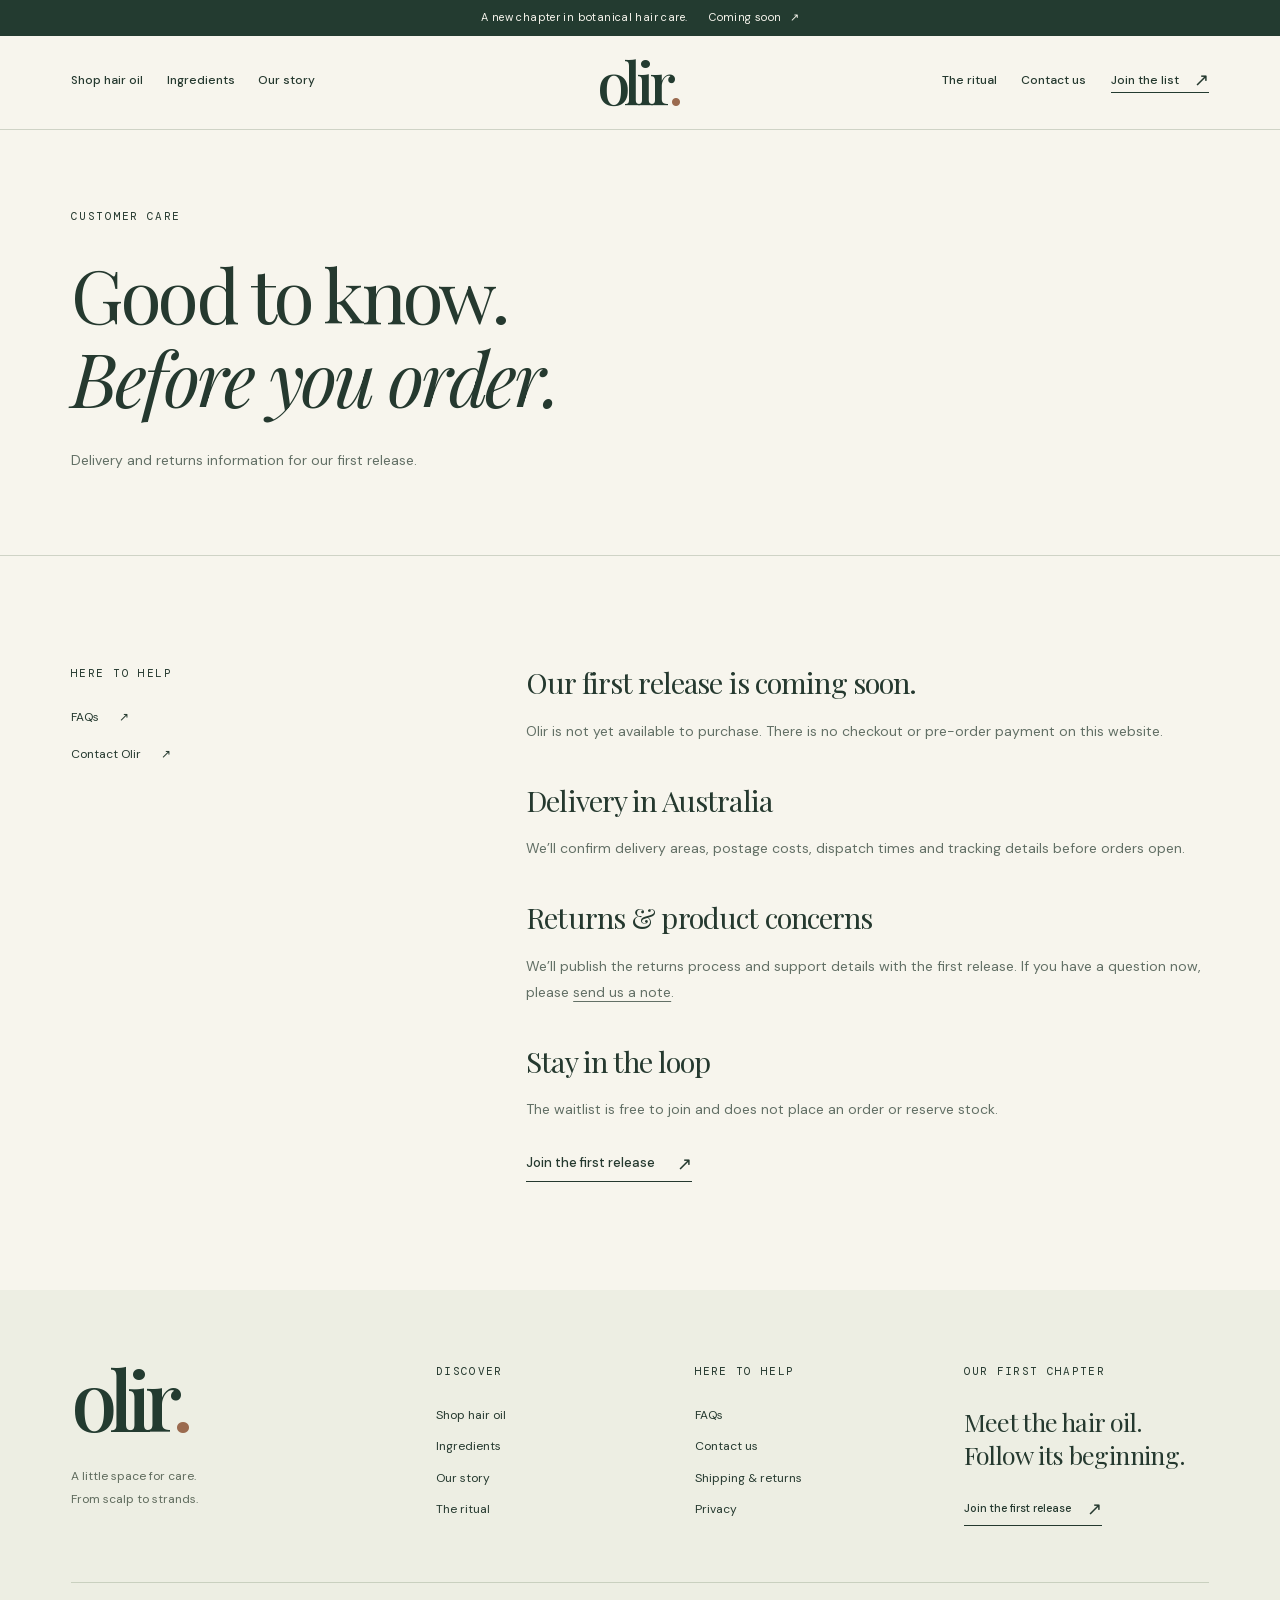
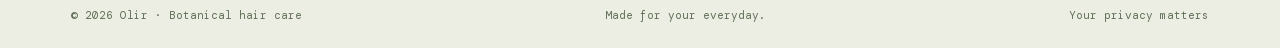
<file: shipping-returns.html>
<!doctype html>
<html lang="en-AU">
<head>
  <meta charset="utf-8">
  <meta name="viewport" content="width=device-width, initial-scale=1">
  <title>Shipping & returns — Olir</title>
  <meta name="description" content="Information about delivery and returns for the upcoming Olir release in Australia.">
  <meta name="theme-color" content="#233b30">
  <meta name="google-site-verification" content="YOUR_SEARCH_CONSOLE_VERIFICATION_CODE_HERE">
  <link rel="canonical" href="https://olir.com.au/shipping-returns">
  <meta property="og:title" content="Shipping & returns — Olir">
  <meta property="og:description" content="Information about delivery and returns for the upcoming Olir release in Australia.">
  <meta property="og:type" content="website">
  <meta property="og:url" content="https://olir.com.au/shipping-returns">
  <meta property="og:image" content="https://olir.com.au/assets/olir-bottle.jpg">
  <meta property="og:image:alt" content="The Olir sample hair oil bottle, styled with botanicals">
  <meta name="twitter:card" content="summary_large_image">
  
  <link rel="icon" href="favicon.svg" type="image/svg+xml">
  <link rel="apple-touch-icon" href="apple-touch-icon.png">
  <link rel="stylesheet" href="design.css?v=olir-20260928-02">
  
  
  <script type="application/ld+json">
  {
    "@context": "https://schema.org",
    "@type": "BreadcrumbList",
    "itemListElement": [{
      "@type": "ListItem", "position": 1, "name": "Home", "item": "https://olir.com.au/"
    },{
      "@type": "ListItem", "position": 2, "name": "Shipping & returns", "item": "https://olir.com.au/shipping-returns"
    }]
  }
  </script>
  <script src="script.js?v=olir-20260928-02" defer></script>
  <script src="motion.js?v=olir-20260928-02" defer></script>
</head>
<body class="page-shipping-returns">

<a class="skip-link" href="#main">Skip to content</a>
  <div class="announcement"><span>A new chapter in botanical hair care.</span><a href="product.html#waitlist">Coming soon <span aria-hidden="true">↗</span></a></div>
  <header class="site-header">
    <nav class="desktop-nav" aria-label="Primary navigation"><a href="product.html">Shop hair oil</a><a href="ingredients.html">Ingredients</a><a href="about.html">Our story</a></nav>
    <a class="wordmark" href="index.html" aria-label="Olir home">olir<span class="wordmark-dot" aria-hidden="true">.</span></a>
    <div class="header-end"><nav class="desktop-nav" aria-label="More from Olir"><a href="ritual.html">The ritual</a><a href="contact.html">Contact us</a></nav><a class="header-invite" href="product.html#waitlist">Join the list <span aria-hidden="true">↗</span></a><button class="menu-toggle" type="button" aria-expanded="false" aria-controls="site-menu" aria-label="Open menu"><span></span><span></span></button></div>
  </header>
  <dialog id="site-menu" class="site-menu" aria-labelledby="menu-title">
    <div class="menu-head"><span id="menu-title" class="eyebrow">The world of Olir</span><button type="button" class="icon-button" data-close-menu aria-label="Close menu">×</button></div>
    <nav class="menu-primary" aria-label="Mobile navigation"><a href="index.html">Home</a><a href="product.html">Shop hair oil</a><a href="ingredients.html">Ingredients</a><a href="about.html">Our story</a><a href="ritual.html">The ritual</a></nav>
    <nav class="menu-support" aria-label="Customer care"><a href="faq.html">FAQs</a><a href="contact.html">Contact us</a><a href="shipping-returns.html" aria-current="page">Shipping & returns</a><a href="privacy.html">Privacy</a></nav><a href="product.html#waitlist" class="button">Join the first release <span aria-hidden="true">↗</span></a>
  </dialog>
<main id="main" tabindex="-1"><section class="page-intro cream"><p class="eyebrow">Customer care</p><h1>Good to know.<br><em>Before you order.</em></h1><p class="intro-text">Delivery and returns information for our first release.</p></section><section class="care-layout section"><aside class="care-sidebar"><p class="eyebrow">Here to help</p><a href="faq.html">FAQs <span aria-hidden="true">↗</span></a><a href="contact.html">Contact Olir <span aria-hidden="true">↗</span></a></aside><div class="prose policy"><h2>Our first release is coming soon.</h2><p>Olir is not yet available to purchase. There is no checkout or pre-order payment on this website.</p><h2>Delivery in Australia</h2><p>We’ll confirm delivery areas, postage costs, dispatch times and tracking details before orders open.</p><h2>Returns & product concerns</h2><p>We’ll publish the returns process and support details with the first release. If you have a question now, please <a href="contact.html">send us a note</a>.</p><h2>Stay in the loop</h2><p>The waitlist is free to join and does not place an order or reserve stock.</p><a href="product.html#waitlist" class="text-link">Join the first release <span aria-hidden="true">↗</span></a></div></section></main>
<footer class="site-footer"><div class="footer-top"><div class="footer-intro"><a class="wordmark" href="index.html" aria-label="Olir home">olir<span class="wordmark-dot" aria-hidden="true">.</span></a><p>A little space for care.<br>From scalp to strands.</p></div><div><h2 class="eyebrow">Discover</h2><a href="product.html">Shop hair oil</a><a href="ingredients.html">Ingredients</a><a href="about.html">Our story</a><a href="ritual.html">The ritual</a></div><div><h2 class="eyebrow">Here to help</h2><a href="faq.html">FAQs</a><a href="contact.html">Contact us</a><a href="shipping-returns.html" aria-current="page">Shipping & returns</a><a href="privacy.html">Privacy</a></div><div class="footer-note"><h2 class="eyebrow">Our first chapter</h2><p>Meet the hair oil.<br>Follow its beginning.</p><a class="text-link" href="product.html#waitlist">Join the first release <span aria-hidden="true">↗</span></a></div></div><div class="footer-bottom"><span>© 2026 Olir · Botanical hair care</span><span>Made for your everyday.</span><a href="privacy.html">Your privacy matters</a></div></footer>
</body>
</html>
</file>
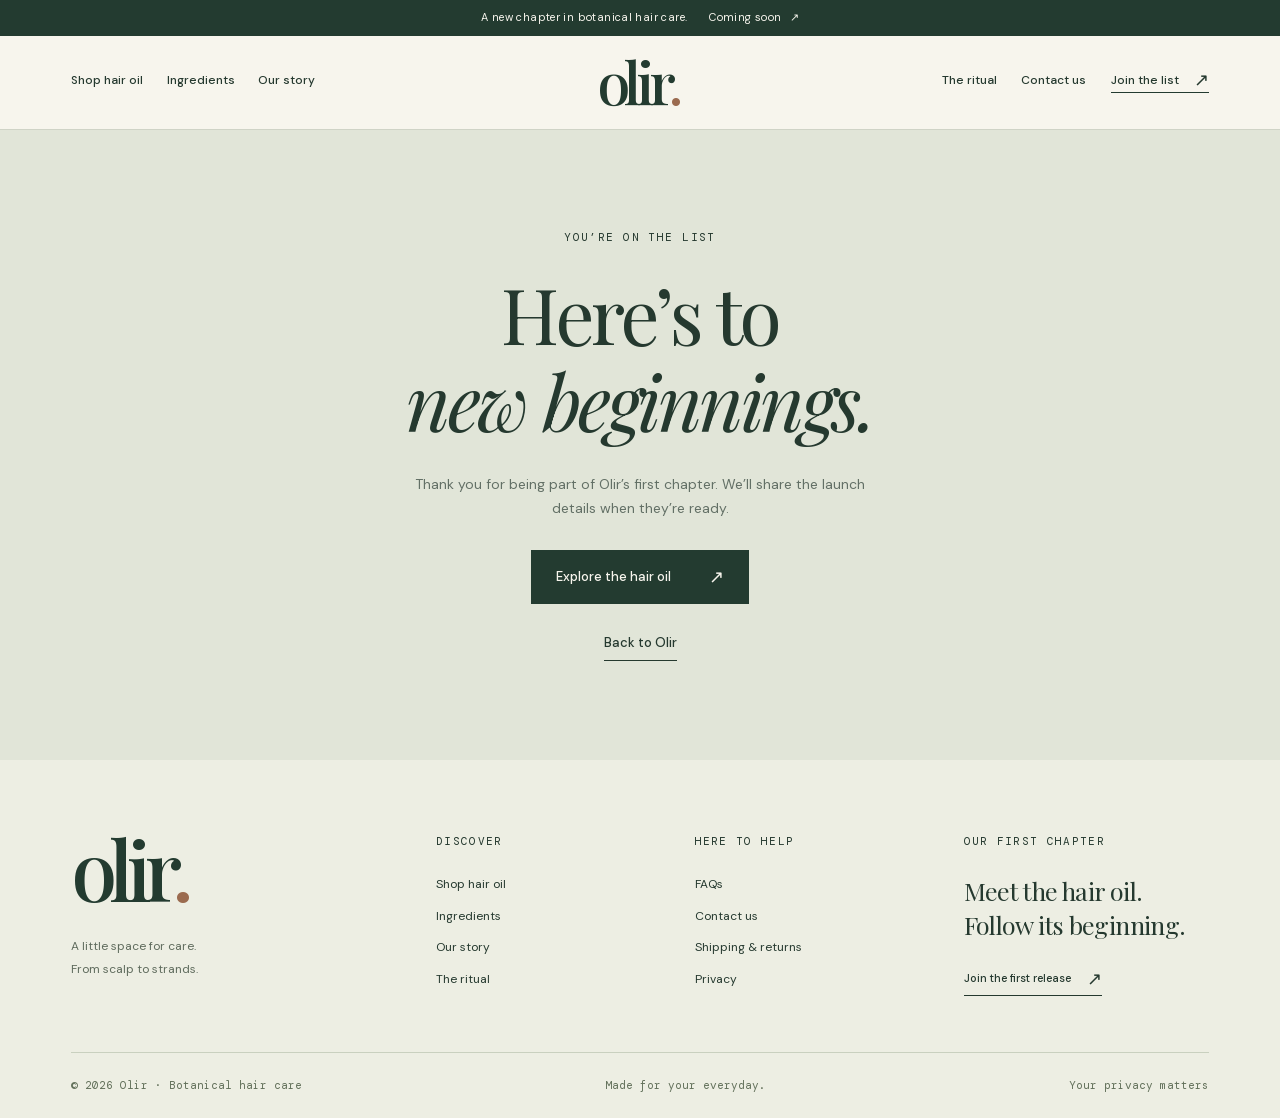
<file: thanks.html>
<!doctype html>
<html lang="en-AU">
<head>
  <meta charset="utf-8">
  <meta name="viewport" content="width=device-width, initial-scale=1">
  <title>You’re on the list — Olir</title>
  <meta name="description" content="Thank you for joining the Olir first-release waitlist.">
  <meta name="theme-color" content="#233b30">
  <meta name="google-site-verification" content="YOUR_SEARCH_CONSOLE_VERIFICATION_CODE_HERE">
  <link rel="canonical" href="https://olir.com.au/thanks">
  <meta property="og:title" content="You’re on the list — Olir">
  <meta property="og:description" content="Thank you for joining the Olir first-release waitlist.">
  <meta property="og:type" content="website">
  <meta property="og:url" content="https://olir.com.au/thanks">
  <meta property="og:image" content="https://olir.com.au/assets/olir-bottle.jpg">
  <meta property="og:image:alt" content="The Olir sample hair oil bottle, styled with botanicals">
  <meta name="twitter:card" content="summary_large_image">
  <meta name="robots" content="noindex, nofollow">
  <link rel="icon" href="favicon.svg" type="image/svg+xml">
  <link rel="apple-touch-icon" href="apple-touch-icon.png">
  <link rel="stylesheet" href="design.css?v=olir-20260928-02">
  
  
  
  <script src="script.js?v=olir-20260928-02" defer></script>
  <script src="motion.js?v=olir-20260928-02" defer></script>
</head>
<body class="page-thanks">

<a class="skip-link" href="#main">Skip to content</a>
  <div class="announcement"><span>A new chapter in botanical hair care.</span><a href="product.html#waitlist">Coming soon <span aria-hidden="true">↗</span></a></div>
  <header class="site-header">
    <nav class="desktop-nav" aria-label="Primary navigation"><a href="product.html">Shop hair oil</a><a href="ingredients.html">Ingredients</a><a href="about.html">Our story</a></nav>
    <a class="wordmark" href="index.html" aria-label="Olir home">olir<span class="wordmark-dot" aria-hidden="true">.</span></a>
    <div class="header-end"><nav class="desktop-nav" aria-label="More from Olir"><a href="ritual.html">The ritual</a><a href="contact.html">Contact us</a></nav><a class="header-invite" href="product.html#waitlist">Join the list <span aria-hidden="true">↗</span></a><button class="menu-toggle" type="button" aria-expanded="false" aria-controls="site-menu" aria-label="Open menu"><span></span><span></span></button></div>
  </header>
  <dialog id="site-menu" class="site-menu" aria-labelledby="menu-title">
    <div class="menu-head"><span id="menu-title" class="eyebrow">The world of Olir</span><button type="button" class="icon-button" data-close-menu aria-label="Close menu">×</button></div>
    <nav class="menu-primary" aria-label="Mobile navigation"><a href="index.html">Home</a><a href="product.html">Shop hair oil</a><a href="ingredients.html">Ingredients</a><a href="about.html">Our story</a><a href="ritual.html">The ritual</a></nav>
    <nav class="menu-support" aria-label="Customer care"><a href="faq.html">FAQs</a><a href="contact.html">Contact us</a><a href="shipping-returns.html">Shipping & returns</a><a href="privacy.html">Privacy</a></nav><a href="product.html#waitlist" class="button">Join the first release <span aria-hidden="true">↗</span></a>
  </dialog>
<main id="main" tabindex="-1"><section class="success-page"><p class="eyebrow">You’re on the list</p><h1>Here’s to<br><em>new beginnings.</em></h1><p>Thank you for being part of Olir’s first chapter. We’ll share the launch details when they’re ready.</p><a href="product.html" class="button">Explore the hair oil <span aria-hidden="true">↗</span></a><a href="index.html" class="text-link">Back to Olir</a></section></main>
<footer class="site-footer"><div class="footer-top"><div class="footer-intro"><a class="wordmark" href="index.html" aria-label="Olir home">olir<span class="wordmark-dot" aria-hidden="true">.</span></a><p>A little space for care.<br>From scalp to strands.</p></div><div><h2 class="eyebrow">Discover</h2><a href="product.html">Shop hair oil</a><a href="ingredients.html">Ingredients</a><a href="about.html">Our story</a><a href="ritual.html">The ritual</a></div><div><h2 class="eyebrow">Here to help</h2><a href="faq.html">FAQs</a><a href="contact.html">Contact us</a><a href="shipping-returns.html">Shipping & returns</a><a href="privacy.html">Privacy</a></div><div class="footer-note"><h2 class="eyebrow">Our first chapter</h2><p>Meet the hair oil.<br>Follow its beginning.</p><a class="text-link" href="product.html#waitlist">Join the first release <span aria-hidden="true">↗</span></a></div></div><div class="footer-bottom"><span>© 2026 Olir · Botanical hair care</span><span>Made for your everyday.</span><a href="privacy.html">Your privacy matters</a></div></footer>
</body>
</html>
</file>
<file: design.css>
/* Olir — an editorial botanical identity, shared by every page. */
:root {
  --forest: #233b30;
  --forest-deep: #192c23;
  --cream: #f7f5ed;
  --paper: #fffdf8;
  --sage: #e1e5d8;
  --sage-deep: #cbd4c1;
  --clay: #d8bdab;
  --ink: #25392f;
  --muted: #637066;
  --line: #cfd3c6;
  --serif: 'Playfair Display', Georgia, serif;
  --sans: 'DM Sans', Arial, sans-serif;
  --mono: 'DM Mono', monospace;
  --gutter: clamp(24px, 5.55vw, 88px);
}

*, *::before, *::after { box-sizing: border-box; }
html { scroll-behavior: smooth; scroll-padding-top: 112px; }
body { margin: 0; background: var(--cream); color: var(--ink); font-family: var(--sans); font-size: 16px; line-height: 1.7; -webkit-font-smoothing: antialiased; }
body.menu-open { overflow: hidden; }
main { outline: none; }
main > *, section, article, nav, form, figure { min-width: 0; }
img { max-width: 100%; height: auto; display: block; transition: transform 0.1s ease-out; }
picture { display: block; overflow: hidden; }
a { color: inherit; text-decoration-thickness: 1px; text-underline-offset: 4px; }
button, input, textarea { font: inherit; }
button, summary { cursor: pointer; }
button { color: inherit; }
button:disabled { cursor: not-allowed; }
input, textarea, button, a { -webkit-tap-highlight-color: transparent; }
fieldset { border: 0; padding: 0; margin: 0; min-width: 0; }
fieldset:disabled { opacity: .65; }
[hidden], .honeypot { display: none !important; }
figure, h1, h2, h3, p { margin: 0; }
h1, h2, h3 { font-family: var(--serif); font-weight: 400; line-height: 1.13; letter-spacing: -.045em; text-wrap: balance; }
h1 { font-size: clamp(54px, 6.3vw, 92px); }
h2 { font-size: clamp(42px, 4.45vw, 64px); }
h3 { font-size: 29px; }
em { font-weight: inherit; }
p + p { margin-top: 20px; }
::selection { color: var(--cream); background: var(--forest); }
:focus-visible { outline: 2px solid #a96632; outline-offset: 5px; }
section[id], article[id] { scroll-margin-top: 112px; }
.eyebrow { display: block; font-family: var(--mono); font-size: 11px; line-height: 1.7; font-weight: 400; letter-spacing: .13em; text-transform: uppercase; }
.section { padding: 108px var(--gutter); }
.text-link, .quiet-link { display: inline-flex; align-items: center; gap: 22px; padding: 7px 0; font-size: 13px; font-weight: 500; line-height: 1.6; text-decoration: none; border-bottom: 1px solid currentColor; }
.text-link span, .button span, .header-invite span { font-size: 18px; line-height: 1; }
.text-link { align-self: flex-start; }
.text-link:hover, .quiet-link:hover { opacity: .72; }
.button { min-height: 54px; padding: 15px 24px; display: inline-flex; align-items: center; justify-content: space-between; gap: 38px; background: var(--forest); color: var(--cream); border: 1px solid var(--forest); border-radius: 0; font-size: 13px; line-height: 1.5; font-weight: 500; text-decoration: none; transition: background .2s, color .2s; }
.button:hover { background: var(--forest-deep); }
.button-light { background: var(--cream); color: var(--forest); border-color: var(--cream); }
.button-light:hover { background: var(--sage); color: var(--forest); border-color: var(--sage); }
.fineprint { font-size: 12px; line-height: 1.8; color: var(--muted); }
.cream { background: var(--cream); }
.sage { background: var(--sage); }
.skip-link { position: fixed; top: 12px; left: 12px; transform: translateY(-180%); z-index: 150; background: var(--forest); color: white; padding: 12px 18px; }
.skip-link:focus { transform: translateY(0); }

/* A quiet, balanced masthead. */
.announcement { min-height: 34px; padding: 8px var(--gutter); display: flex; justify-content: center; flex-wrap: wrap; align-items: center; gap: 22px; background: var(--forest); color: var(--cream); font-size: 11px; line-height: 1.8; letter-spacing: .035em; }
.announcement a { display: inline-flex; gap: 8px; align-items: center; text-decoration: none; }
.announcement a:hover { text-decoration: underline; }
.site-header { position: sticky; top: 0; z-index: 30; display: grid; grid-template-columns: 1fr auto 1fr; align-items: center; gap: 30px; padding: 15px var(--gutter) 19px; min-height: 94px; background: var(--cream); border-bottom: 1px solid var(--line); transition: padding 0.4s ease, min-height 0.4s ease, background 0.4s ease, box-shadow 0.4s ease; }
.site-header.header-scrolled { padding: 10px var(--gutter) 12px; min-height: 70px; background: rgba(247, 245, 237, 0.92); backdrop-filter: blur(10px); -webkit-backdrop-filter: blur(10px); box-shadow: 0 4px 20px rgba(0,0,0,0.03); }
.wordmark { font-family: var(--serif); display: inline-block; color: var(--forest); font-size: 59px; font-weight: 500; line-height: 1; letter-spacing: -.085em; text-decoration: none; padding-right: 5px; transition: font-size 0.4s ease; }
.site-header.header-scrolled .wordmark { font-size: 46px; }
.wordmark-dot { color: #9b6b4f; }
.desktop-nav { display: flex; gap: clamp(16px, 1.85vw, 30px); align-items: center; }
.desktop-nav a { white-space: nowrap; font-size: 12px; font-weight: 500; line-height: 2; text-decoration: none; }
.desktop-nav a[aria-current='page'], .desktop-nav a:hover { text-decoration: underline; text-underline-offset: 6px; }
.header-end { display: flex; align-items: center; justify-content: flex-end; gap: 25px; min-width: 0; }
.header-invite { display: inline-flex; align-items: center; gap: 15px; font-size: 12px; line-height: 2; font-weight: 500; text-decoration: none; white-space: nowrap; border-bottom: 1px solid var(--forest); }
.header-invite:hover { opacity: .7; }
.menu-toggle { display: none; width: 42px; height: 44px; padding: 11px 5px; border: 0; background: transparent; }
.menu-toggle span { display: block; height: 1px; width: 26px; margin: 6px auto; background: var(--forest); }
.site-menu { position: fixed; inset: 0 0 0 auto; margin: 0; width: min(480px, calc(100% - 20px)); max-width: 100%; height: 100vh; height: 100dvh; max-height: 100dvh; padding: 28px 32px 40px; background: var(--cream); color: var(--forest); border: 0; overflow-y: auto; }
.site-menu:not([open]) { display: none; }
.site-menu[open] { display: block; }
.site-menu::backdrop { background: rgb(18 35 25 / 65%); backdrop-filter: blur(3px); }
.menu-head { display: flex; align-items: center; justify-content: space-between; gap: 20px; padding-bottom: 25px; border-bottom: 1px solid var(--line); }
.icon-button { display: grid; place-items: center; width: 44px; height: 44px; border: 1px solid var(--line); background: transparent; font-size: 29px; line-height: 1; }
.menu-primary { display: flex; flex-direction: column; align-items: flex-start; gap: 4px; padding: 32px 0; }
.menu-primary a { font: 400 34px/1.45 var(--serif); letter-spacing: -.04em; text-decoration: none; }
.menu-primary a[aria-current='page'], .menu-primary a:hover { font-style: italic; }
.menu-support { display: grid; gap: 10px; padding: 24px 0 30px; border-top: 1px solid var(--line); }
.menu-support a { font-size: 13px; text-decoration: none; }
.site-menu .button { width: 100%; }

/* Homepage: full-bleed editorial photography and restrained product details. */
.hero { display: grid; grid-template-columns: 46% 54%; min-height: 690px; }
.hero-copy { display: flex; flex-direction: column; align-items: flex-start; padding: 68px 56px 38px var(--gutter); background: var(--forest); color: var(--cream); }
.hero-copy .eyebrow { margin-bottom: 32px; color: #d2dccb; font-size: 11px; }
.hero h1 { font-size: clamp(58px, 5.9vw, 86px); line-height: 1.075; letter-spacing: -.05em; }
.hero-copy > p:not(.eyebrow) { max-width: 325px; font-size: 14px; line-height: 1.85; color: #e2e6da; margin-top: 26px; }
.hero-actions { display: flex; flex-wrap: wrap; gap: 21px 25px; align-items: center; margin-top: 34px; }
.hero-actions .quiet-link { font-size: 11px; }
.hero-footnote { margin-top: auto; padding-top: 42px; font-size: 11px; letter-spacing: .055em; color: #cfdbce; }
.hero-art { position: relative; min-height: 690px; overflow: hidden; background: #acb69c; }
.hero-photo, .hero-photo img { width: 100%; height: 100%; }
.hero-photo { position: absolute; inset: 0; }
.hero-photo img { object-fit: cover; object-position: 53% center; }
.image-caption { position: absolute; bottom: 24px; left: 26px; max-width: calc(100% - 52px); color: var(--paper); background: rgb(25 44 35 / 68%); padding: 8px 12px; font-family: var(--mono); font-size: 11px; letter-spacing: .04em; line-height: 1.7; }
.brand-strip { display: grid; grid-template-columns: repeat(3, 1fr); align-items: center; padding: 22px var(--gutter); border-bottom: 1px solid var(--line); background: #edeee4; }
.brand-strip span { padding: 0 15px; text-align: center; font-family: var(--mono); font-size: 11px; line-height: 1.8; letter-spacing: .1em; text-transform: uppercase; }
.brand-strip span + span { border-left: 1px solid #bec8b7; }
.editorial-intro { display: grid; grid-template-columns: 1fr 1fr; column-gap: 12%; row-gap: 22px; }
.editorial-intro > .eyebrow { grid-column: 1 / -1; }
.editorial-intro > div { max-width: 430px; padding-top: 6px; }
.editorial-intro > div p { color: var(--muted); font-size: 15px; }
.editorial-intro .text-link { margin-top: 26px; }
.product-feature { display: grid; grid-template-columns: 1fr 1fr; background: #e3e7da; }
.product-frame { position: relative; display: flex; flex-direction: column; align-items: center; justify-content: center; min-height: 700px; padding: 44px 38px 25px; background: #ecebe0; overflow: hidden; cursor: crosshair; }
.product-frame img { width: 100%; height: 605px; max-width: 410px; object-fit: contain; object-position: center; transition: transform 0.8s cubic-bezier(0.2, 0.8, 0.2, 1); }
.product-frame:hover img { transform: scale(1.05); }
.product-frame figcaption { max-width: 100%; padding-top: 16px; font-family: var(--mono); font-size: 11px; line-height: 1.7; letter-spacing: .01em; text-align: center; color: #5c685b; }
.product-feature-copy { display: flex; flex-direction: column; align-items: flex-start; justify-content: center; padding: 66px clamp(34px, 6vw, 88px); }
.product-feature-copy h2 { margin: 24px 0; }
.product-name { font-size: 15px; font-weight: 500; }
.product-feature-copy > p:not(.eyebrow):not(.product-name):not(.fineprint) { max-width: 380px; color: #5a675c; font-size: 14px; margin-top: 12px; }
.ingredient-tags { display: flex; flex-wrap: wrap; gap: 8px; margin: 24px 0; }
.ingredient-tags span { border: 1px solid #aab6a3; padding: 5px 9px; font-family: var(--mono); font-size: 11px; line-height: 1.5; letter-spacing: .015em; }
.release-line { display: flex; flex-wrap: wrap; gap: 8px 15px; justify-content: space-between; width: 100%; border-top: 1px solid #bfc8b8; padding-top: 18px; margin-bottom: 26px; font-size: 11px; color: #53634f; }
.release-line span:first-child { display: inline-flex; align-items: center; gap: 8px; }
.release-line span:first-child::before { content: ''; width: 5px; height: 5px; background: #53674b; }
.product-feature-copy > .fineprint { margin-top: 14px; }
.section-heading { display: flex; align-items: flex-end; justify-content: space-between; gap: 35px; margin-bottom: 44px; }
.section-heading .eyebrow { margin-bottom: 20px; }
.section-heading > .text-link { align-self: flex-end; white-space: nowrap; }
.botanical-list { display: grid; grid-template-columns: repeat(4, minmax(0, 1fr)); border-top: 1px solid var(--line); border-bottom: 1px solid var(--line); }
.botanical-item { position: relative; display: flex; flex-direction: column; min-height: 205px; padding: 28px 22px 24px; text-decoration: none; background: #eceee3; transition: background .2s; }
.botanical-item:nth-child(even) { background: #e5e9dc; }
.botanical-item + .botanical-item { border-left: 1px solid var(--line); }
.botanical-item:hover { background: #d8dfce; }
.botanical-item .eyebrow { font-size: 11px; letter-spacing: .07em; color: #5e6a59; }
.botanical-item h3 { margin-top: 26px; font-size: clamp(24px, 2.35vw, 34px); }
.botanical-arrow { margin-top: auto; padding-top: 20px; align-self: flex-end; font-size: 21px; }
.ritual-feature { display: grid; grid-template-columns: 1.07fr 1fr; background: var(--sage); }
.ritual-photo { min-height: 520px; }
.ritual-photo img { width: 100%; height: 100%; min-height: 520px; object-fit: cover; object-position: 43% center; }
.ritual-copy { display: flex; flex-direction: column; align-items: flex-start; justify-content: center; padding: 65px clamp(36px, 6vw, 90px); }
.ritual-copy h2 { margin: 23px 0; }
.ritual-copy > p:not(.eyebrow) { max-width: 340px; font-size: 14px; color: #5e6c5c; }
.ritual-copy .text-link { margin-top: 29px; }
.faq-section { display: grid; grid-template-columns: .75fr 1.25fr; gap: 12%; }
.faq-section h2 { margin-top: 19px; }
.faq-section .text-link { margin-top: 28px; }
.accordion { width: 100%; border-top: 1px solid var(--line); }
.accordion details { border-bottom: 1px solid var(--line); }
.accordion summary { display: flex; align-items: center; justify-content: space-between; gap: 25px; padding: 23px 0; list-style: none; font-size: 14px; font-weight: 500; line-height: 1.65; }
.accordion summary::-webkit-details-marker { display: none; }
.accordion summary::marker { content: ''; }
.accordion summary > span { flex: 0 0 20px; text-align: center; font-size: 22px; font-weight: 400; transition: transform .2s; }
.accordion details[open] summary > span { transform: rotate(45deg); }
.answer { max-width: 600px; padding: 0 35px 25px 0; color: var(--muted); font-size: 14px; }
.answer p + p { margin-top: 14px; }
.waitlist { display: grid; grid-template-columns: 1fr 1fr; align-items: center; column-gap: 12%; row-gap: 40px; padding: 84px var(--gutter); background: var(--forest); color: var(--cream); }
.waitlist h2 { margin: 21px 0; font-size: clamp(40px, 4vw, 58px); }
.waitlist > div > p:not(.eyebrow) { max-width: 360px; font-size: 13px; color: #d5dfd0; }
.waitlist .eyebrow { color: #d0dcc9; }
.waitlist-form label { display: block; font-family: var(--mono); font-size: 12px; text-transform: uppercase; letter-spacing: .09em; margin-bottom: 14px; }
.email-row { display: flex; align-items: stretch; border-bottom: 1px solid #a7b59e; padding-bottom: 7px; }
.email-row input { flex: 1; min-width: 0; padding: 12px 0; border: 0; border-radius: 0; background: transparent; color: var(--cream); font-size: 16px; }
.email-row input::placeholder { color: #c0cdb9; opacity: 1; }
.email-row button { display: inline-flex; flex-shrink: 0; align-items: center; justify-content: space-between; gap: 20px; padding: 10px 0 10px 20px; color: var(--cream); background: transparent; border: 0; font-size: 12px; }
.email-row button span { font-size: 22px; }
.waitlist-form .fineprint { margin-top: 20px; color: #bdcbb8; font-size: 12px; }
.invite { padding: 84px var(--gutter); background: var(--sage); text-align: center; }
.invite h2 { margin: 24px 0 30px; }
.invite .button { min-width: 215px; }

/* Product and editorial page layouts. */
.breadcrumbs { display: flex; flex-wrap: wrap; align-items: center; gap: 12px; padding: 22px var(--gutter); font-size: 11px; color: var(--muted); }
.breadcrumbs a { text-decoration: none; }
.breadcrumbs a:hover { text-decoration: underline; }
.product-detail { display: grid; grid-template-columns: 1fr 1fr; gap: 6%; padding: 0 var(--gutter) 94px; align-items: start; }
.product-detail .product-frame { min-height: 785px; background: #eae9de; padding: 45px 30px 24px; }
.product-detail .product-frame img { height: 690px; max-width: 430px; }
.product-detail-copy { padding: 28px 0 0; }
.product-detail-copy h1 { margin-top: 18px; font-size: clamp(45px, 4.5vw, 66px); }
.serif-subtitle { display: block; font-size: .66em; font-style: italic; margin-top: 12px; }
.product-lead { margin-top: 31px; font-size: 17px; line-height: 1.6; }
.product-detail-copy > p:not(.eyebrow):not(.product-lead) { color: var(--muted); font-size: 13px; max-width: 500px; }
.release-card { margin: 27px 0; padding: 25px; background: #e5e9dc; border: 1px solid #d0d8c7; }
.release-card .eyebrow { font-size: 11px; }
.release-card p { margin: 12px 0 20px; color: #53644f; font-size: 12px; }
.release-card .button { width: 100%; }
.release-card .fineprint { display: block; margin-top: 12px; font-size: 12px; }
.product-accordion summary { font-size: 12px; padding: 16px 0; }
.product-accordion .answer { font-size: 12px; }
.statement { text-align: center; background: var(--sage); }
.statement h2 { margin: 25px auto 28px; max-width: 1020px; font-size: clamp(38px, 4.4vw, 62px); }
.page-intro { padding: 77px var(--gutter) 82px; border-bottom: 1px solid var(--line); }
.page-intro h1 { margin-top: 27px; font-size: clamp(50px, 5.8vw, 82px); }
.intro-text { max-width: 510px; margin-top: 29px; color: var(--muted); font-size: 14px; }
.ingredient-story { display: grid; grid-template-columns: 1fr 1.1fr; gap: 13%; align-items: start; }
.ingredient-visual { display: grid; grid-template-columns: 1.25fr .75fr; align-items: center; gap: 8%; padding: 0 var(--gutter) 78px; background: var(--sage); border-bottom: 1px solid var(--line); }
.ingredient-photo { display: block; min-height: 430px; overflow: hidden; background: #dbe3d3; }
.ingredient-photo img { width: 100%; height: 100%; min-height: 430px; object-fit: cover; object-position: center; }
.ingredient-visual h2 { margin: 21px 0 17px; font-size: clamp(34px, 3.8vw, 54px); }
.ingredient-visual p:not(.eyebrow) { max-width: 330px; color: var(--muted); font-size: 14px; }
.ingredient-story-intro h2 { margin-top: 22px; }
.ingredient-story-intro > p:not(.eyebrow) { max-width: 390px; margin-top: 25px; font-size: 14px; color: var(--muted); }
.ingredient-story-intro .text-link { margin-top: 25px; }
.ingredient-rows { border-top: 1px solid var(--line); }
.ingredient-rows article { display: grid; grid-template-columns: 36px 1fr; gap: 22px; border-bottom: 1px solid var(--line); padding: 31px 0; }
.ingredient-number { padding-top: 1px; font-family: var(--mono); font-size: 12px; color: #74826d; }
.ingredient-rows h3 { margin: 13px 0; font-size: 34px; }
.ingredient-rows .eyebrow { font-size: 11px; }
.ingredient-rows article p:not(.eyebrow) { color: var(--muted); font-size: 13px; max-width: 400px; }
.note-band { display: grid; grid-template-columns: .65fr 1.6fr .9fr; gap: 45px; align-items: center; padding: 42px var(--gutter); background: #eaeadd; border-top: 1px solid var(--line); border-bottom: 1px solid var(--line); }
.note-band > p { max-width: 560px; font-size: 13px; color: #5c6957; }
.note-band .text-link { justify-self: end; align-self: center; font-size: 12px; }
.story-hero { display: grid; grid-template-columns: 1fr 1.08fr; min-height: 590px; background: var(--sage); }
.story-hero > div { display: flex; flex-direction: column; align-items: flex-start; padding: 0 50px 65px var(--gutter); }
.story-hero .breadcrumbs { padding: 24px 0 51px; }
.story-hero h1 { font-size: clamp(50px, 5.7vw, 80px); margin-top: 21px; }
.story-hero > div > p:not(.eyebrow) { max-width: 330px; margin-top: 27px; font-size: 14px; color: #5c6b57; }
.story-hero-photo img { width: 100%; height: 100%; min-height: 590px; object-fit: cover; object-position: 48% center; }
.ritual-intro { display: grid; grid-template-columns: 1fr 1fr; gap: 20px 13%; }
.ritual-intro > .eyebrow { grid-column: 1 / -1; }
.ritual-intro > p:not(.eyebrow) { max-width: 390px; font-size: 14px; color: var(--muted); padding-top: 8px; }
.ritual-steps { display: grid; grid-template-columns: repeat(3, minmax(0,1fr)); gap: 50px; padding-top: 0; }
.ritual-steps article { border-top: 1px solid var(--line); padding-top: 22px; }
.step-number { font-family: var(--mono); font-size: 11px; color: #738368; }
.ritual-steps h3 { font-size: 29px; margin: 27px 0 17px; }
.ritual-steps p { font-size: 13px; color: var(--muted); }
.about-hero { display: grid; grid-template-columns: 1fr auto; align-items: end; gap: 40px; padding: 78px var(--gutter) 83px; background: var(--forest); color: var(--cream); }
.about-hero .eyebrow { color: #cbd6c4; }
.about-hero h1 { margin-top: 24px; font-size: clamp(54px, 6.05vw, 87px); }
.about-hero-aside { padding: 10px 0 8px 34px; border-left: 1px solid #6f816c; min-width: 190px; }
.edition { display: block; font-family: var(--serif); font-size: 78px; line-height: 1.1; letter-spacing: -.04em; color: #c3ceb7; }
.about-hero-aside p { margin-top: 20px; font-size: 11px; line-height: 1.8; color: #d1dbc8; }
.about-story { display: grid; grid-template-columns: 1fr 1fr; gap: 13%; }
.about-story h2 { margin-top: 22px; }
.prose { max-width: 720px; }
.prose p { font-size: 14px; color: var(--muted); line-height: 1.85; }
.prose .lead { font-family: var(--serif); font-size: 27px; line-height: 1.45; letter-spacing: -.025em; color: var(--forest); margin-bottom: 23px; }
.wide-photo { padding: 0 var(--gutter); }
.wide-photo picture, .wide-photo img { width: 100%; }
.wide-photo img { height: 520px; object-fit: cover; object-position: 50% 44%; }
.botanical-wide img { object-position: center; }
.values-section .section-heading { align-items: flex-start; justify-content: flex-start; gap: 8%; }
.values-section .section-heading > .eyebrow { flex: 0 0 25%; margin-top: 9px; }
.values-grid { display: grid; grid-template-columns: repeat(3, minmax(0,1fr)); gap: 50px; margin-top: 58px; }
.values-grid article { padding-top: 22px; border-top: 1px solid var(--line); }
.values-grid h3 { margin: 24px 0 17px; font-size: 29px; }
.values-grid p:not(.eyebrow) { font-size: 13px; color: var(--muted); }

/* Customer care is as considered as the storefront. */
.care-layout { display: grid; grid-template-columns: .7fr 1.5fr; align-items: start; gap: 12%; }
.care-sidebar { display: flex; flex-direction: column; align-items: flex-start; gap: 17px; padding-right: 15px; }
.care-sidebar .eyebrow { margin-bottom: 7px; }
.care-sidebar a { display: inline-flex; align-items: center; gap: 20px; font-size: 12px; text-decoration: none; }
.care-sidebar a:hover { text-decoration: underline; }
.care-sidebar p:not(.eyebrow) { font-size: 12px; color: var(--muted); margin-top: -10px; }
.help-band { display: flex; flex-wrap: wrap; align-items: center; gap: 24px 40px; padding: 50px var(--gutter); background: var(--sage); }
.help-band h2 { font-size: 41px; }
.help-band p { font-size: 14px; color: #5e6c58; }
.help-band .button { margin-left: auto; }
.contact-layout { display: grid; grid-template-columns: 1fr 1fr; gap: 13%; }
.contact-copy h2 { margin: 21px 0 27px; }
.contact-copy > p:not(.eyebrow) { max-width: 350px; font-size: 14px; color: var(--muted); }
.contact-copy .text-link { margin-top: 26px; }
.contact-form { padding: 34px; border: 1px solid var(--line); background: #f0f0e6; }
.field { margin-bottom: 23px; }
.field label { display: block; margin-bottom: 9px; font-family: var(--mono); font-size: 12px; letter-spacing: .07em; text-transform: uppercase; }
.field input, .field textarea { width: 100%; min-width: 0; border: 1px solid #abb6a1; border-radius: 0; background: var(--paper); padding: 13px 14px; color: var(--forest); font-size: 16px; line-height: 1.5; }
.field textarea { resize: vertical; min-height: 140px; }
.contact-form .button { margin-top: 24px; width: 100%; }
.policy h2 { margin-top: 37px; margin-bottom: 17px; font-size: 29px; line-height: 1.3; letter-spacing: -.03em; }
.policy h2:first-child { margin-top: 0; }
.policy .text-link { margin-top: 23px; }
.success-page { display: flex; flex-direction: column; align-items: center; min-height: 630px; padding: 98px 24px; text-align: center; background: var(--sage); }
.success-page h1 { margin-top: 24px; font-size: clamp(48px, 6vw, 85px); }
.success-page > p:not(.eyebrow) { margin: 29px auto; max-width: 470px; color: var(--muted); font-size: 14px; }
.success-page .text-link { align-self: center; margin-top: 22px; }

/* Footer, preview feedback, and responsive rhythm. */
.site-footer { padding: 66px var(--gutter) 0; background: #edeee3; }
.footer-top { display: grid; grid-template-columns: 1.5fr 1fr 1.05fr 1.15fr; gap: 45px; padding-bottom: 56px; }
.footer-intro .wordmark { font-size: 83px; }
.footer-intro p { margin-top: 25px; font-size: 12px; line-height: 1.9; color: #5f6b5d; }
.footer-top h2.eyebrow { margin: 6px 0 24px; font-family: var(--mono); font-size: 11px; letter-spacing: .12em; }
.footer-top > div:not(.footer-intro) > a:not(.text-link) { display: block; width: fit-content; margin-top: 11px; font-size: 12px; line-height: 1.7; text-decoration: none; }
.footer-top > div:not(.footer-intro) > a:hover { text-decoration: underline; }
.footer-note p { font-family: var(--serif); font-size: 25px; line-height: 1.35; letter-spacing: -.025em; }
.footer-note .text-link { margin-top: 21px; font-size: 11px; gap: 16px; }
.footer-bottom { display: flex; justify-content: space-between; flex-wrap: wrap; gap: 14px 25px; padding: 23px 0; border-top: 1px solid #c9d0bf; color: #63715b; font-family: var(--mono); font-size: 11px; line-height: 1.7; }
.footer-bottom a { text-decoration: none; }
.footer-bottom a:hover { text-decoration: underline; }
.preview-banner { padding: 7px 20px; text-align: center; color: #3d4c37; background: #e6c5a5; font-family: var(--mono); font-size: 11px; }
.preview-form-note { padding: 13px 15px; margin-bottom: 20px; color: var(--forest); background: var(--sage); border: 1px solid #abbba0; font-size: 12px; line-height: 1.7; }

@media (min-width: 1700px) {
  :root { --gutter: max(88px, calc((100vw - 1524px) / 2)); }
  .hero-copy { padding-right: 65px; }
}

@media (max-width: 1199px) and (min-width: 1000px) {
  .site-header { gap: 25px; padding-right: 35px; padding-left: 35px; }
  .header-end { gap: 20px; }
  .desktop-nav { gap: 16px; }
  .desktop-nav a, .header-invite { font-size: 11px; }
  .hero-copy { padding-right: 35px; }
  .hero-actions { align-items: flex-start; flex-direction: column; gap: 16px; }
  .hero-footnote { padding-top: 30px; }
  .product-feature-copy { padding-left: 42px; padding-right: 42px; }
}

@media (max-width: 999px) {
  :root { --gutter: 38px; }
  .site-header { display: flex; justify-content: space-between; gap: 20px; min-height: 82px; padding-top: 13px; padding-bottom: 15px; }
  .desktop-nav { display: none; }
  .wordmark { font-size: 52px; }
  .header-end { gap: 23px; }
  .menu-toggle { display: block; }
  .hero { grid-template-columns: 48% 52%; min-height: 625px; }
  .hero-copy { padding: 53px 30px 30px var(--gutter); }
  .hero h1 { font-size: clamp(48px, 6.5vw, 65px); }
  .hero-copy > p:not(.eyebrow) { font-size: 13px; }
  .hero-copy .eyebrow { font-size: 11px; margin-bottom: 27px; }
  .hero-actions { flex-direction: column; align-items: flex-start; gap: 17px; }
  .hero-actions .button { padding-left: 17px; padding-right: 17px; gap: 18px; font-size: 12px; }
  .hero-art { min-height: 625px; }
  .hero-footnote { font-size: 11px; }
  .section { padding-top: 80px; padding-bottom: 80px; }
  .editorial-intro, .about-story, .ritual-intro { column-gap: 8%; }
  .product-frame { min-height: 660px; padding: 32px 25px 22px; }
  .product-frame img { height: 580px; }
  .product-feature-copy { padding: 45px 35px; }
  .product-feature-copy h2 { font-size: 45px; }
  .product-feature-copy .eyebrow { font-size: 11px; }
  .product-feature-copy > p:not(.eyebrow):not(.product-name):not(.fineprint) { font-size: 12px; }
  .botanical-list { grid-template-columns: repeat(2, minmax(0,1fr)); }
  .botanical-item { min-height: 190px; padding: 26px; }
  .botanical-item h3 { font-size: 31px; }
  .botanical-item:nth-child(3) { border-left: 0; }
  .botanical-item:nth-child(n+3) { border-top: 1px solid var(--line); }
  .ritual-photo, .ritual-photo img { min-height: 460px; }
  .ritual-copy { padding: 45px 35px; }
  .ritual-copy h2 { font-size: 43px; }
  .faq-section { gap: 8%; }
  .waitlist { column-gap: 7%; padding-top: 66px; padding-bottom: 66px; }
  .waitlist h2 { font-size: 39px; }
  .email-row button { gap: 12px; padding-left: 10px; font-size: 11px; }
  .product-detail { gap: 5%; }
  .product-detail-copy { padding-top: 15px; }
  .product-detail-copy h1 { font-size: 44px; }
  .product-detail .product-frame { min-height: 680px; padding: 35px 20px 22px; }
  .product-detail .product-frame img { height: 580px; }
  .release-card { padding: 21px; }
  .release-card .button { gap: 16px; font-size: 12px; padding: 13px 15px; }
  .ingredient-visual { gap: 6%; padding-bottom: 62px; }
  .ingredient-photo, .ingredient-photo img { min-height: 380px; }
  .ingredient-story { gap: 8%; }
  .ingredient-rows article { gap: 14px; grid-template-columns: 25px 1fr; }
  .note-band { grid-template-columns: .7fr 1.4fr; gap: 24px 35px; }
  .note-band .text-link { grid-column: 2; justify-self: start; }
  .story-hero { grid-template-columns: 1fr 1fr; min-height: 530px; }
  .story-hero > div { padding-right: 30px; padding-bottom: 44px; }
  .story-hero h1 { font-size: 53px; }
  .story-hero-photo img { min-height: 530px; }
  .ritual-steps { gap: 30px; padding-top: 0; }
  .ritual-steps h3, .values-grid h3 { font-size: 26px; }
  .about-hero { padding-top: 66px; padding-bottom: 66px; gap: 30px; }
  .about-hero h1 { font-size: 57px; }
  .about-hero-aside { min-width: 150px; padding-left: 24px; }
  .edition { font-size: 60px; }
  .wide-photo img { height: 410px; }
  .values-grid { gap: 30px; }
  .care-layout { grid-template-columns: .7fr 1.5fr; gap: 7%; }
  .contact-layout { gap: 7%; }
  .contact-form { padding: 25px; }
  .footer-top { grid-template-columns: 1.2fr 1fr 1.1fr; gap: 34px; }
  .footer-note { grid-column: 1 / -1; display: flex; align-items: center; justify-content: space-between; gap: 30px; border-top: 1px solid var(--line); padding-top: 30px; }
  .footer-note h2.eyebrow { margin: 0; }
  .footer-note p { font-size: 25px; }
  .footer-note .text-link { align-self: center; margin: 0; }
}

@media (max-width: 700px) {
  :root { --gutter: 24px; }
  html { scroll-padding-top: 89px; }
  body { font-size: 15px; }
  h1 { font-size: 50px; }
  h2 { font-size: 41px; line-height: 1.16; }
  h3 { font-size: 28px; }
  .eyebrow { font-size: 11px; letter-spacing: .1em; }
  .section { padding: 62px var(--gutter); }
  .announcement { min-height: 33px; padding: 7px 16px; gap: 10px; font-size: 11px; letter-spacing: 0; }
  .announcement a { gap: 5px; }
  .site-header { min-height: 76px; padding: 10px var(--gutter) 13px; }
  .wordmark { font-size: 49px; }
  .header-end { gap: 18px; }
  .header-invite { font-size: 11px; gap: 12px; }
  .header-invite span { font-size: 16px; }
  .menu-toggle { width: 31px; padding-right: 0; padding-left: 0; }
  .site-menu { padding: 22px 25px 32px; }
  .menu-primary a { font-size: 32px; }
  .hero { display: flex; flex-direction: column; min-height: 0; }
  .hero-copy { padding: 46px var(--gutter) 31px; }
  .hero-copy .eyebrow { font-size: 11px; letter-spacing: .1em; margin-bottom: 25px; }
  .hero h1 { font-size: clamp(55px, 14.4vw, 79px); line-height: 1.05; }
  .hero-copy > p:not(.eyebrow) { max-width: 330px; margin-top: 23px; font-size: 13px; line-height: 1.8; }
  .hero-actions { flex-direction: row; align-items: center; gap: 18px 24px; margin-top: 27px; }
  .hero-actions .button { min-height: 50px; padding: 13px 18px; gap: 27px; }
  .hero-actions .quiet-link { font-size: 11px; }
  .hero-footnote { padding-top: 30px; font-size: 11px; }
  .hero-art { min-height: 0; height: 115vw; max-height: 650px; }
  .hero-photo img { object-position: center 42%; }
  .image-caption { bottom: 17px; left: 20px; max-width: calc(100% - 40px); padding: 6px 9px; font-size: 11px; }
  .brand-strip { grid-template-columns: 1fr; padding: 10px var(--gutter); }
  .brand-strip span { font-size: 11px; letter-spacing: .035em; line-height: 1.65; padding: 11px 0; }
  .brand-strip span + span { border-left: 0; border-top: 1px solid #bec8b7; }
  .editorial-intro { grid-template-columns: 1fr; gap: 22px; }
  .editorial-intro > .eyebrow { grid-column: auto; }
  .editorial-intro > div { max-width: 440px; padding-top: 0; }
  .editorial-intro > div p { font-size: 13px; }
  .editorial-intro .text-link { margin-top: 20px; }
  .product-feature { grid-template-columns: 1fr; }
  .product-frame { min-height: 0; padding: 30px 25px 20px; }
  .product-frame img { height: 465px; max-width: 310px; }
  .product-frame figcaption { font-size: 11px; padding-top: 10px; }
  .product-feature-copy { padding: 41px var(--gutter) 47px; }
  .product-feature-copy h2 { font-size: 46px; margin: 22px 0; }
  .product-feature-copy > p:not(.eyebrow):not(.product-name):not(.fineprint) { max-width: 450px; font-size: 13px; }
  .ingredient-tags { margin: 23px 0; gap: 7px; }
  .release-line { margin-bottom: 24px; }
  .product-feature-copy .button { width: 100%; }
  .product-feature-copy .fineprint { align-self: center; font-size: 12px; }
  .section-heading { flex-direction: column; align-items: flex-start; gap: 24px; margin-bottom: 30px; }
  .section-heading .eyebrow { margin-bottom: 20px; }
  .section-heading > .text-link { align-self: flex-start; }
  .botanical-item { min-height: 184px; padding: 21px 16px 17px; }
  .botanical-item .eyebrow { font-size: 11px; letter-spacing: .015em; }
  .botanical-item h3 { font-size: 27px; line-height: 1.2; margin-top: 24px; }
  .botanical-arrow { font-size: 20px; padding-top: 16px; }
  .ritual-feature { grid-template-columns: 1fr; }
  .ritual-photo, .ritual-photo img { min-height: 0; height: 110vw; max-height: 620px; }
  .ritual-photo img { object-position: center 45%; }
  .ritual-copy { padding: 43px var(--gutter) 49px; }
  .ritual-copy h2 { font-size: 45px; }
  .ritual-copy > p:not(.eyebrow) { max-width: 430px; font-size: 13px; }
  .faq-section { grid-template-columns: 1fr; gap: 32px; }
  .faq-section h2 { margin-top: 21px; }
  .faq-section .text-link { margin-top: 22px; }
  .accordion summary { font-size: 13px; padding: 21px 0; gap: 17px; }
  .answer { padding-right: 15px; font-size: 13px; }
  .waitlist { grid-template-columns: 1fr; gap: 36px; padding: 54px var(--gutter) 58px; }
  .desktop-nav a, .header-invite, .menu-support a { padding: 10px 0; }
  .waitlist h2 { font-size: 41px; }
  .waitlist > div > p:not(.eyebrow) { font-size: 13px; max-width: 350px; }
  .waitlist-form label { font-size: 13px; margin-bottom: 9px; }
  .email-row button { font-size: 13px; gap: 18px; padding: 15px; }
  .waitlist-form .fineprint { font-size: 13px; }
  .invite { padding: 60px var(--gutter); }
  .invite h2 { font-size: 43px; }
  .breadcrumbs { padding-top: 19px; padding-bottom: 19px; font-size: 13px; }
  .product-detail { grid-template-columns: 1fr; gap: 0; padding: 0 0 58px; }
  .product-detail .product-frame { min-height: 0; padding: 26px 24px 20px; }
  .product-detail .product-frame img { height: 505px; max-width: 350px; }
  .product-detail .product-frame figcaption { max-width: 300px; font-size: 12px; }
  .product-detail-copy { padding: 37px var(--gutter) 0; }
  .product-detail-copy h1 { font-size: 44px; }
  .serif-subtitle { margin-top: 10px; font-size: .65em; }
  .product-lead { margin-top: 25px; font-size: 17px; }
  .product-detail-copy > p:not(.eyebrow):not(.product-lead) { font-size: 14px; }
  .release-card { padding: 22px; margin: 25px 0; }
  .release-card p { font-size: 13px; }
  .release-card .button { min-height: 52px; padding: 15px; }
  .product-accordion summary { padding: 22px 0; font-size: 14px; }
  .statement h2 { font-size: 36px; margin-top: 22px; }
  .page-intro { padding: 48px var(--gutter) 52px; }
  .page-intro h1 { margin-top: 24px; font-size: clamp(40px, 10vw, 56px); line-height: 1.15; }
  .intro-text { font-size: 14px; max-width: 410px; margin-top: 24px; }
  .ingredient-visual { grid-template-columns: 1fr; gap: 31px; padding: 0 0 50px; }
  .ingredient-visual > div { padding: 0 var(--gutter); }
  .ingredient-photo, .ingredient-photo img { min-height: 0; height: 88vw; max-height: 520px; }
  .ingredient-visual h2 { font-size: 39px; }
  .ingredient-visual p:not(.eyebrow) { font-size: 14px; }
  .ingredient-story { grid-template-columns: 1fr; gap: 38px; }
  .ingredient-story-intro > p:not(.eyebrow) { font-size: 14px; }
  .ingredient-rows article { padding: 28px 0; gap: 19px; grid-template-columns: 25px 1fr; }
  .ingredient-rows h3 { font-size: 32px; }
  .ingredient-rows article p:not(.eyebrow) { font-size: 14px; }
  .note-band { grid-template-columns: 1fr; gap: 20px; padding: 35px var(--gutter); }
  .note-band > p { font-size: 13px; }
  .note-band .text-link { grid-column: auto; justify-self: start; font-size: 13px; padding: 10px 0; }
  .story-hero { grid-template-columns: 1fr; min-height: 0; }
  .story-hero > div { padding: 0 var(--gutter) 42px; }
  .story-hero .breadcrumbs { padding: 20px 0 32px; }
  .story-hero h1 { margin-top: 21px; font-size: 52px; }
  .story-hero > div > p:not(.eyebrow) { margin-top: 22px; font-size: 14px; max-width: 390px; }
  .story-hero-photo img { min-height: 0; height: 113vw; max-height: 650px; object-position: center 43%; }
  .ritual-intro { grid-template-columns: 1fr; gap: 23px; }
  .ritual-intro > .eyebrow { grid-column: auto; }
  .ritual-intro > p:not(.eyebrow) { padding-top: 0; font-size: 14px; }
  .ritual-steps { grid-template-columns: 1fr; gap: 30px; padding-top: 0; }
  .ritual-steps article { padding-top: 22px; }
  .ritual-steps h3 { font-size: 29px; margin-top: 18px; }
  .ritual-steps p { max-width: 450px; }
  .about-hero { grid-template-columns: 1fr; padding: 49px var(--gutter) 37px; gap: 34px; }
  .about-hero h1 { font-size: clamp(40px, 10.5vw, 60px); margin-top: 25px; }
  .about-hero-aside { display: flex; align-items: center; gap: 23px; min-width: 0; padding: 22px 0 0; border-left: 0; border-top: 1px solid #63795e; }
  .edition { font-size: 51px; }
  .about-hero-aside p { margin: 0; font-size: 12px; }
  .about-story { grid-template-columns: 1fr; gap: 32px; }
  .about-story h2 { margin-top: 22px; }
  .prose p { font-size: 14px; }
  .prose .lead { font-size: 23px; margin-bottom: 22px; }
  .wide-photo { padding: 0; }
  .wide-photo img { height: 115vw; max-height: 650px; object-position: center 45%; }
  .values-section .section-heading { gap: 20px; }
  .values-section .section-heading > .eyebrow { margin: 0; flex: auto; }
  .values-grid { grid-template-columns: 1fr; gap: 32px; margin-top: 35px; }
  .values-grid h3 { font-size: 28px; margin-top: 21px; }
  .values-grid p:not(.eyebrow) { max-width: 450px; }
  .care-layout { grid-template-columns: 1fr; gap: 39px; }
  .care-sidebar { gap: 14px; padding-bottom: 29px; border-bottom: 1px solid var(--line); }
  .care-sidebar .eyebrow { margin-bottom: 4px; }
  .care-sidebar p:not(.eyebrow) { margin: 0; }
  .help-band { align-items: flex-start; flex-direction: column; gap: 18px; padding: 43px var(--gutter); }
  .help-band h2 { font-size: 40px; }
  .help-band p { font-size: 14px; }
  .help-band .button { margin: 5px 0 0; width: 100%; justify-content: center; }
  .contact-layout { grid-template-columns: 1fr; gap: 35px; }
  .contact-copy > p:not(.eyebrow) { font-size: 14px; }
  .contact-form { padding: 24px 20px; }
  .contact-form .fineprint { font-size: 13px; }
  .policy h2 { font-size: 25px; }
  .success-page { padding: 63px var(--gutter) 68px; min-height: 550px; }
  .success-page h1 { font-size: 45px; }
  .success-page > p:not(.eyebrow) { font-size: 14px; }
  .site-footer { padding-top: 49px; }
  .footer-top { grid-template-columns: 1fr 1fr; gap: 37px 25px; padding-bottom: 38px; }
  .footer-intro { grid-column: 1 / -1; display: flex; align-items: flex-end; justify-content: space-between; gap: 25px; padding-bottom: 25px; border-bottom: 1px solid var(--line); }
  .footer-intro .wordmark { font-size: 64px; }
  .footer-intro p { margin: 0 0 3px; font-size: 12px; }
  .footer-top h2.eyebrow { margin: 0 0 18px; font-size: 12px; }
  .footer-top > div:not(.footer-intro) > a:not(.text-link) { font-size: 13px; padding: 10px 0; display: block; }
  .footer-note { display: block; padding-top: 28px; }
  .footer-note p { font-size: 25px; }
  .footer-note .text-link { margin-top: 18px; padding: 10px 0; }
  .footer-bottom { font-size: 12px; gap: 10px 20px; padding: 22px 0; }
  .footer-bottom span:first-child { flex-basis: 100%; }
}

@media (max-width: 359px) {
  :root { --gutter: 20px; }
  .announcement { font-size: 11px; gap: 7px; }
  .header-end { gap: 12px; }
  .hero h1 { font-size: 52px; }
  .hero-actions { flex-direction: column; align-items: flex-start; }
  .botanical-item { padding-right: 12px; padding-left: 12px; }
  .botanical-item h3 { font-size: 25px; }
  .email-row button { gap: 8px; }
  .footer-intro p { font-size: 11px; }
}

@media (prefers-reduced-motion: reduce) {
  html { scroll-behavior: auto; }
  *, *::before, *::after { animation: none !important; transition: none !important; }
}

@media print {
  .announcement, .site-header, .site-menu, .site-footer, .waitlist, .invite, .menu-toggle, .preview-banner { display: none !important; }
  body { background: white; color: black; }
  .section, .page-intro { padding: 25px 0; }
  .hero, .about-hero { background: white; color: black; }
  a { text-decoration: underline; }
}

/* Enhancements: Micro-interactions & Forms */
.reveal {
  opacity: 0;
  transform: translateY(20px);
  transition: opacity 0.8s cubic-bezier(0.2, 0.8, 0.2, 1), transform 0.8s cubic-bezier(0.2, 0.8, 0.2, 1);
}
.reveal.is-visible, .reveal:focus-within {
  opacity: 1;
  transform: translateY(0);
}

details {
  overflow: hidden;
}
details::details-content {
  opacity: 0;
  block-size: 0;
  transition: block-size 0.4s ease-out, opacity 0.4s ease-out;
  transition-behavior: allow-discrete;
}
details[open]::details-content {
  opacity: 1;
  block-size: auto;
}

.form-success {
  padding: 30px;
  background: var(--sage);
  color: var(--forest);
  text-align: center;
  border-radius: 4px;
}
/* latin-ext */
@font-face {
  font-family: 'DM Mono';
  font-style: normal;
  font-weight: 400;
  font-display: swap;
  src: url(assets/fonts/dm-mono-1.woff2) format('woff2');
  unicode-range: U+0100-02BA, U+02BD-02C5, U+02C7-02CC, U+02CE-02D7, U+02DD-02FF, U+0304, U+0308, U+0329, U+1D00-1DBF, U+1E00-1E9F, U+1EF2-1EFF, U+2020, U+20A0-20AB, U+20AD-20C0, U+2113, U+2C60-2C7F, U+A720-A7FF;
}
/* latin */
@font-face {
  font-family: 'DM Mono';
  font-style: normal;
  font-weight: 400;
  font-display: swap;
  src: url(assets/fonts/dm-mono-2.woff2) format('woff2');
  unicode-range: U+0000-00FF, U+0131, U+0152-0153, U+02BB-02BC, U+02C6, U+02DA, U+02DC, U+0304, U+0308, U+0329, U+2000-206F, U+20AC, U+2122, U+2191, U+2193, U+2212, U+2215, U+FEFF, U+FFFD;
}
/* latin-ext */
@font-face {
  font-family: 'DM Mono';
  font-style: normal;
  font-weight: 500;
  font-display: swap;
  src: url(assets/fonts/dm-mono-3.woff2) format('woff2');
  unicode-range: U+0100-02BA, U+02BD-02C5, U+02C7-02CC, U+02CE-02D7, U+02DD-02FF, U+0304, U+0308, U+0329, U+1D00-1DBF, U+1E00-1E9F, U+1EF2-1EFF, U+2020, U+20A0-20AB, U+20AD-20C0, U+2113, U+2C60-2C7F, U+A720-A7FF;
}
/* latin */
@font-face {
  font-family: 'DM Mono';
  font-style: normal;
  font-weight: 500;
  font-display: swap;
  src: url(assets/fonts/dm-mono-4.woff2) format('woff2');
  unicode-range: U+0000-00FF, U+0131, U+0152-0153, U+02BB-02BC, U+02C6, U+02DA, U+02DC, U+0304, U+0308, U+0329, U+2000-206F, U+20AC, U+2122, U+2191, U+2193, U+2212, U+2215, U+FEFF, U+FFFD;
}
/* latin-ext */
@font-face {
  font-family: 'DM Sans';
  font-style: normal;
  font-weight: 400;
  font-display: swap;
  src: url(assets/fonts/dm-sans-5.woff2) format('woff2');
  unicode-range: U+0100-02BA, U+02BD-02C5, U+02C7-02CC, U+02CE-02D7, U+02DD-02FF, U+0304, U+0308, U+0329, U+1D00-1DBF, U+1E00-1E9F, U+1EF2-1EFF, U+2020, U+20A0-20AB, U+20AD-20C0, U+2113, U+2C60-2C7F, U+A720-A7FF;
}
/* latin */
@font-face {
  font-family: 'DM Sans';
  font-style: normal;
  font-weight: 400;
  font-display: swap;
  src: url(assets/fonts/dm-sans-6.woff2) format('woff2');
  unicode-range: U+0000-00FF, U+0131, U+0152-0153, U+02BB-02BC, U+02C6, U+02DA, U+02DC, U+0304, U+0308, U+0329, U+2000-206F, U+20AC, U+2122, U+2191, U+2193, U+2212, U+2215, U+FEFF, U+FFFD;
}
/* latin-ext */
@font-face {
  font-family: 'DM Sans';
  font-style: normal;
  font-weight: 500;
  font-display: swap;
  src: url(assets/fonts/dm-sans-7.woff2) format('woff2');
  unicode-range: U+0100-02BA, U+02BD-02C5, U+02C7-02CC, U+02CE-02D7, U+02DD-02FF, U+0304, U+0308, U+0329, U+1D00-1DBF, U+1E00-1E9F, U+1EF2-1EFF, U+2020, U+20A0-20AB, U+20AD-20C0, U+2113, U+2C60-2C7F, U+A720-A7FF;
}
/* latin */
@font-face {
  font-family: 'DM Sans';
  font-style: normal;
  font-weight: 500;
  font-display: swap;
  src: url(assets/fonts/dm-sans-8.woff2) format('woff2');
  unicode-range: U+0000-00FF, U+0131, U+0152-0153, U+02BB-02BC, U+02C6, U+02DA, U+02DC, U+0304, U+0308, U+0329, U+2000-206F, U+20AC, U+2122, U+2191, U+2193, U+2212, U+2215, U+FEFF, U+FFFD;
}
/* latin-ext */
@font-face {
  font-family: 'DM Sans';
  font-style: normal;
  font-weight: 600;
  font-display: swap;
  src: url(assets/fonts/dm-sans-9.woff2) format('woff2');
  unicode-range: U+0100-02BA, U+02BD-02C5, U+02C7-02CC, U+02CE-02D7, U+02DD-02FF, U+0304, U+0308, U+0329, U+1D00-1DBF, U+1E00-1E9F, U+1EF2-1EFF, U+2020, U+20A0-20AB, U+20AD-20C0, U+2113, U+2C60-2C7F, U+A720-A7FF;
}
/* latin */
@font-face {
  font-family: 'DM Sans';
  font-style: normal;
  font-weight: 600;
  font-display: swap;
  src: url(assets/fonts/dm-sans-10.woff2) format('woff2');
  unicode-range: U+0000-00FF, U+0131, U+0152-0153, U+02BB-02BC, U+02C6, U+02DA, U+02DC, U+0304, U+0308, U+0329, U+2000-206F, U+20AC, U+2122, U+2191, U+2193, U+2212, U+2215, U+FEFF, U+FFFD;
}
/* latin-ext */
@font-face {
  font-family: 'DM Sans';
  font-style: normal;
  font-weight: 700;
  font-display: swap;
  src: url(assets/fonts/dm-sans-11.woff2) format('woff2');
  unicode-range: U+0100-02BA, U+02BD-02C5, U+02C7-02CC, U+02CE-02D7, U+02DD-02FF, U+0304, U+0308, U+0329, U+1D00-1DBF, U+1E00-1E9F, U+1EF2-1EFF, U+2020, U+20A0-20AB, U+20AD-20C0, U+2113, U+2C60-2C7F, U+A720-A7FF;
}
/* latin */
@font-face {
  font-family: 'DM Sans';
  font-style: normal;
  font-weight: 700;
  font-display: swap;
  src: url(assets/fonts/dm-sans-12.woff2) format('woff2');
  unicode-range: U+0000-00FF, U+0131, U+0152-0153, U+02BB-02BC, U+02C6, U+02DA, U+02DC, U+0304, U+0308, U+0329, U+2000-206F, U+20AC, U+2122, U+2191, U+2193, U+2212, U+2215, U+FEFF, U+FFFD;
}
/* cyrillic */
@font-face {
  font-family: 'Playfair Display';
  font-style: italic;
  font-weight: 400;
  font-display: swap;
  src: url(assets/fonts/playfair-display-13.woff2) format('woff2');
  unicode-range: U+0301, U+0400-045F, U+0490-0491, U+04B0-04B1, U+2116;
}
/* vietnamese */
@font-face {
  font-family: 'Playfair Display';
  font-style: italic;
  font-weight: 400;
  font-display: swap;
  src: url(assets/fonts/playfair-display-14.woff2) format('woff2');
  unicode-range: U+0102-0103, U+0110-0111, U+0128-0129, U+0168-0169, U+01A0-01A1, U+01AF-01B0, U+0300-0301, U+0303-0304, U+0308-0309, U+0323, U+0329, U+1EA0-1EF9, U+20AB;
}
/* latin-ext */
@font-face {
  font-family: 'Playfair Display';
  font-style: italic;
  font-weight: 400;
  font-display: swap;
  src: url(assets/fonts/playfair-display-15.woff2) format('woff2');
  unicode-range: U+0100-02BA, U+02BD-02C5, U+02C7-02CC, U+02CE-02D7, U+02DD-02FF, U+0304, U+0308, U+0329, U+1D00-1DBF, U+1E00-1E9F, U+1EF2-1EFF, U+2020, U+20A0-20AB, U+20AD-20C0, U+2113, U+2C60-2C7F, U+A720-A7FF;
}
/* latin */
@font-face {
  font-family: 'Playfair Display';
  font-style: italic;
  font-weight: 400;
  font-display: swap;
  src: url(assets/fonts/playfair-display-16.woff2) format('woff2');
  unicode-range: U+0000-00FF, U+0131, U+0152-0153, U+02BB-02BC, U+02C6, U+02DA, U+02DC, U+0304, U+0308, U+0329, U+2000-206F, U+20AC, U+2122, U+2191, U+2193, U+2212, U+2215, U+FEFF, U+FFFD;
}
/* cyrillic */
@font-face {
  font-family: 'Playfair Display';
  font-style: italic;
  font-weight: 500;
  font-display: swap;
  src: url(assets/fonts/playfair-display-17.woff2) format('woff2');
  unicode-range: U+0301, U+0400-045F, U+0490-0491, U+04B0-04B1, U+2116;
}
/* vietnamese */
@font-face {
  font-family: 'Playfair Display';
  font-style: italic;
  font-weight: 500;
  font-display: swap;
  src: url(assets/fonts/playfair-display-18.woff2) format('woff2');
  unicode-range: U+0102-0103, U+0110-0111, U+0128-0129, U+0168-0169, U+01A0-01A1, U+01AF-01B0, U+0300-0301, U+0303-0304, U+0308-0309, U+0323, U+0329, U+1EA0-1EF9, U+20AB;
}
/* latin-ext */
@font-face {
  font-family: 'Playfair Display';
  font-style: italic;
  font-weight: 500;
  font-display: swap;
  src: url(assets/fonts/playfair-display-19.woff2) format('woff2');
  unicode-range: U+0100-02BA, U+02BD-02C5, U+02C7-02CC, U+02CE-02D7, U+02DD-02FF, U+0304, U+0308, U+0329, U+1D00-1DBF, U+1E00-1E9F, U+1EF2-1EFF, U+2020, U+20A0-20AB, U+20AD-20C0, U+2113, U+2C60-2C7F, U+A720-A7FF;
}
/* latin */
@font-face {
  font-family: 'Playfair Display';
  font-style: italic;
  font-weight: 500;
  font-display: swap;
  src: url(assets/fonts/playfair-display-20.woff2) format('woff2');
  unicode-range: U+0000-00FF, U+0131, U+0152-0153, U+02BB-02BC, U+02C6, U+02DA, U+02DC, U+0304, U+0308, U+0329, U+2000-206F, U+20AC, U+2122, U+2191, U+2193, U+2212, U+2215, U+FEFF, U+FFFD;
}
/* cyrillic */
@font-face {
  font-family: 'Playfair Display';
  font-style: normal;
  font-weight: 400;
  font-display: swap;
  src: url(assets/fonts/playfair-display-21.woff2) format('woff2');
  unicode-range: U+0301, U+0400-045F, U+0490-0491, U+04B0-04B1, U+2116;
}
/* vietnamese */
@font-face {
  font-family: 'Playfair Display';
  font-style: normal;
  font-weight: 400;
  font-display: swap;
  src: url(assets/fonts/playfair-display-22.woff2) format('woff2');
  unicode-range: U+0102-0103, U+0110-0111, U+0128-0129, U+0168-0169, U+01A0-01A1, U+01AF-01B0, U+0300-0301, U+0303-0304, U+0308-0309, U+0323, U+0329, U+1EA0-1EF9, U+20AB;
}
/* latin-ext */
@font-face {
  font-family: 'Playfair Display';
  font-style: normal;
  font-weight: 400;
  font-display: swap;
  src: url(assets/fonts/playfair-display-23.woff2) format('woff2');
  unicode-range: U+0100-02BA, U+02BD-02C5, U+02C7-02CC, U+02CE-02D7, U+02DD-02FF, U+0304, U+0308, U+0329, U+1D00-1DBF, U+1E00-1E9F, U+1EF2-1EFF, U+2020, U+20A0-20AB, U+20AD-20C0, U+2113, U+2C60-2C7F, U+A720-A7FF;
}
/* latin */
@font-face {
  font-family: 'Playfair Display';
  font-style: normal;
  font-weight: 400;
  font-display: swap;
  src: url(assets/fonts/playfair-display-24.woff2) format('woff2');
  unicode-range: U+0000-00FF, U+0131, U+0152-0153, U+02BB-02BC, U+02C6, U+02DA, U+02DC, U+0304, U+0308, U+0329, U+2000-206F, U+20AC, U+2122, U+2191, U+2193, U+2212, U+2215, U+FEFF, U+FFFD;
}
/* cyrillic */
@font-face {
  font-family: 'Playfair Display';
  font-style: normal;
  font-weight: 500;
  font-display: swap;
  src: url(assets/fonts/playfair-display-25.woff2) format('woff2');
  unicode-range: U+0301, U+0400-045F, U+0490-0491, U+04B0-04B1, U+2116;
}
/* vietnamese */
@font-face {
  font-family: 'Playfair Display';
  font-style: normal;
  font-weight: 500;
  font-display: swap;
  src: url(assets/fonts/playfair-display-26.woff2) format('woff2');
  unicode-range: U+0102-0103, U+0110-0111, U+0128-0129, U+0168-0169, U+01A0-01A1, U+01AF-01B0, U+0300-0301, U+0303-0304, U+0308-0309, U+0323, U+0329, U+1EA0-1EF9, U+20AB;
}
/* latin-ext */
@font-face {
  font-family: 'Playfair Display';
  font-style: normal;
  font-weight: 500;
  font-display: swap;
  src: url(assets/fonts/playfair-display-27.woff2) format('woff2');
  unicode-range: U+0100-02BA, U+02BD-02C5, U+02C7-02CC, U+02CE-02D7, U+02DD-02FF, U+0304, U+0308, U+0329, U+1D00-1DBF, U+1E00-1E9F, U+1EF2-1EFF, U+2020, U+20A0-20AB, U+20AD-20C0, U+2113, U+2C60-2C7F, U+A720-A7FF;
}
/* latin */
@font-face {
  font-family: 'Playfair Display';
  font-style: normal;
  font-weight: 500;
  font-display: swap;
  src: url(assets/fonts/playfair-display-28.woff2) format('woff2');
  unicode-range: U+0000-00FF, U+0131, U+0152-0153, U+02BB-02BC, U+02C6, U+02DA, U+02DC, U+0304, U+0308, U+0329, U+2000-206F, U+20AC, U+2122, U+2191, U+2193, U+2212, U+2215, U+FEFF, U+FFFD;
}

/* Quiet motion: small movements, generous pauses, visitor-controlled playback. */
.button {
  transition: transform .35s ease, background-color .3s ease, color .3s ease, box-shadow .35s ease;
}
.button:hover {
  transform: translateY(-2px);
  box-shadow: 0 8px 18px -12px rgba(25,44,35,.3);
}
.text-link {
  transition: opacity .3s ease;
}
.text-link span {
  display: inline-block;
  transition: transform .4s ease;
}
.text-link:hover span {
  transform: translate(3px, -2px);
}
.hero-carousel {
  position: absolute;
  inset: 0;
  overflow: hidden;
  background: var(--sage-deep);
}
.carousel-slide {
  position: absolute;
  inset: 0;
  opacity: 0;
  transition: opacity 1.35s ease-in-out;
  pointer-events: none;
}
.carousel-slide.active { opacity: 1; z-index: 1; }
.carousel-slide picture, .carousel-slide img { width: 100%; height: 100%; }
.carousel-slide img { object-fit: cover; object-position: center; }
.carousel-slide:first-child img { object-position: center top; transform-origin: center 25%; }
.carousel-slide.active img { animation: olir-drift 10s ease-out both; animation-play-state: paused; }
.hero-art[data-playing="true"] .carousel-slide.active img { animation-play-state: running; }
@keyframes olir-drift { from { transform: scale(1); } to { transform: scale(1.035); } }
.carousel-footer { position: absolute; inset: auto 0 0; z-index: 2; display: flex; align-items: flex-end; justify-content: space-between; gap: 16px; padding: 72px 30px 26px; background: linear-gradient(transparent, rgba(19,34,26,.76)); color: #fffdf8; pointer-events: none; }
.carousel-note { display: grid; gap: 6px; max-width: 260px; font-size: 14px; line-height: 1.5; }
.carousel-note .eyebrow { font-size: 9px; letter-spacing: .16em; }
.carousel-controls { display: flex; align-items: center; gap: 8px; pointer-events: auto; }
.carousel-selectors { display: flex; gap: 2px; }
.carousel-select, .carousel-toggle { border: 0; background: transparent; color: inherit; min-width: 44px; min-height: 44px; padding: 8px; font-family: var(--mono); font-size: 11px; position: relative; }
.carousel-select::after { content: ''; position: absolute; left: 8px; right: 8px; bottom: 3px; height: 1px; background: currentColor; opacity: .4; transition: height .25s, opacity .25s; }
.carousel-select.is-current::after { height: 3px; opacity: 1; }
.carousel-select:hover, .carousel-toggle:hover { background: rgba(255,255,255,.12); }
.carousel-toggle { border: 1px solid rgba(255,255,255,.5); border-radius: 50%; margin-left: 4px; font-size: 16px; line-height: 1; }
.carousel-controls :focus-visible { outline-color: white; outline-offset: 3px; }

/* Explore the ingredients without leaving the story. */
.ingredient-explorer { display: grid; grid-template-columns: 1fr 1fr; background: var(--sage); border: 1px solid var(--line); }
.explorer-photo { min-height: 510px; overflow: hidden; }
.explorer-photo picture, .explorer-photo img { width: 100%; height: 100%; }
.explorer-photo img { object-fit: cover; }
.explorer-content { align-self: center; padding: clamp(28px, 4vw, 62px); }
.ingredient-tabs { display: grid; grid-template-columns: 1fr 1fr; margin: 24px 0 32px; gap: 0 18px; }
.ingredient-tabs button { display: flex; align-items: center; gap: 9px; text-align: left; padding: 14px 0; min-height: 52px; font-size: 12px; border: 0; border-bottom: 1px solid #b5c0aa; background: transparent; color: #59664f; transition: color .25s, border-color .25s; }
.ingredient-tab-number { font-family: var(--mono); font-size: 10px; opacity: .7; }
.ingredient-tabs button[aria-selected="true"] { color: var(--forest); border-bottom: 2px solid var(--forest); font-weight: 600; }
.ingredient-tabs button:hover { color: var(--forest); }
.ingredient-panel + .ingredient-panel { margin-top: 28px; }
.is-enhanced .ingredient-panel { margin-top: 0; min-height: 232px; animation: botanical-enter .4s ease-out both; }
.ingredient-panel h3 { margin: 14px 0 18px; font-size: clamp(32px, 3vw, 46px); }
.ingredient-panel > p:not(.eyebrow) { color: #53604d; font-size: 14px; line-height: 1.85; max-width: 380px; }
.ingredient-panel .text-link { margin-top: 24px; }
@keyframes botanical-enter { from { opacity: .3; transform: translateY(7px); } to { opacity: 1; transform: none; } }
.site-header.header-scrolled { padding-top: 15px; padding-bottom: 19px; min-height: 94px; }
.site-header.header-scrolled .wordmark { font-size: 59px; }

@media (max-width: 999px) {
  .ingredient-explorer { grid-template-columns: .9fr 1.1fr; }
  .explorer-content { padding: 28px; }
  .carousel-footer { padding: 60px 20px 20px; flex-wrap: wrap; gap: 12px; }
  .carousel-note { max-width: none; }
  .site-header.header-scrolled { min-height: 82px; padding-top: 13px; padding-bottom: 15px; }
  .site-header.header-scrolled .wordmark { font-size: 52px; }
}
@media (max-width: 700px) {
  .ingredient-explorer { grid-template-columns: 1fr; }
  .explorer-photo { min-height: 0; height: 74vw; max-height: 370px; }
  .explorer-content { padding: 30px 24px; }
  .ingredient-tabs { margin-bottom: 26px; }
  .is-enhanced .ingredient-panel { min-height: 246px; }
  .carousel-footer { padding: 60px 22px 22px; }
  .carousel-note { width: 100%; font-size: 13px; }
  .carousel-controls { width: 100%; justify-content: space-between; }
  .carousel-selectors { gap: 8px; }
  .site-header.header-scrolled { min-height: 76px; padding-top: 10px; padding-bottom: 13px; }
  .site-header.header-scrolled .wordmark { font-size: 49px; }
}
@media (prefers-reduced-motion: reduce) {
  .reveal { opacity: 1; transform: none; }
  .button:hover { transform: none; }
}
/* Quiet, one-shot motion throughout the editorial pages. */
.editorial-entrance { animation: editorial-arrive 850ms cubic-bezier(.2,.65,.3,1) both; animation-delay: var(--entrance-delay, 0ms); }
@keyframes editorial-arrive { from { opacity: 0; transform: translateY(18px); } to { opacity: 1; transform: none; } }
.editorial-motion main > section[id] { scroll-margin-top: 115px; }
.chapter-index { display: flex; flex-wrap: wrap; align-items: center; gap: 10px 28px; padding: 20px var(--gutter); border-block: 1px solid var(--line); background: var(--cream); }
.chapter-index > span { margin-right: auto; }
.chapter-index a { font-size: 12px; padding: 10px 0; text-decoration: none; border-bottom: 1px solid transparent; transition: color 220ms, border-color 220ms; }
.chapter-index a:hover, .chapter-index a[aria-current] { border-bottom-color: currentColor; }
.editorial-motion .values-grid article, .editorial-motion .ritual-steps article { transition: background-color 350ms, transform 600ms, opacity 700ms; }
.editorial-motion .contact-form .field { border-radius: 2px; transition: background-color 250ms; }
.editorial-motion .contact-form .field:focus-within { background: #e9ede4; }
.editorial-motion .contact-form input, .editorial-motion .contact-form textarea { transition: border-color 250ms, box-shadow 250ms; }
.editorial-motion details[open] .answer { animation: editorial-arrive 350ms ease-out; }
.editorial-motion .story-hero-photo, .editorial-motion .ingredient-photo, .editorial-motion .botanical-wide { overflow: hidden; }
@media (hover: hover) and (prefers-reduced-motion: no-preference) {
  .editorial-motion .values-grid article:hover, .editorial-motion .ritual-steps article:hover { background-color: #e9ede4; transform: translateY(-4px); }
  .editorial-motion .story-hero-photo img, .editorial-motion .ingredient-photo img, .editorial-motion .botanical-wide img { transition: transform 1400ms cubic-bezier(.2,.65,.3,1); }
  .editorial-motion .story-hero-photo:hover img, .editorial-motion .ingredient-photo:hover img, .editorial-motion .botanical-wide:hover img { transform: scale(1.025); }
}
@media (max-width: 700px) {
  .chapter-index { gap: 4px 20px; padding-block: 18px; }
  .chapter-index > span { flex-basis: 100%; }
  .chapter-index a { min-height: 44px; display: inline-flex; align-items: center; }
  .editorial-motion main > section[id] { scroll-margin-top: 90px; }
}
@media (prefers-reduced-motion: reduce) {
  .editorial-entrance, .editorial-motion details[open] .answer { animation: none; }
  .editorial-motion *, .editorial-motion *::before, .editorial-motion *::after { scroll-behavior: auto; transition: none; }
}
@media print { .editorial-entrance { animation: none; } .chapter-index { display: none; } .reveal { opacity: 1; transform: none; } .carousel-controls, .ingredient-tabs { display: none; } .ingredient-panel[hidden] { display: block !important; } }
</file>
